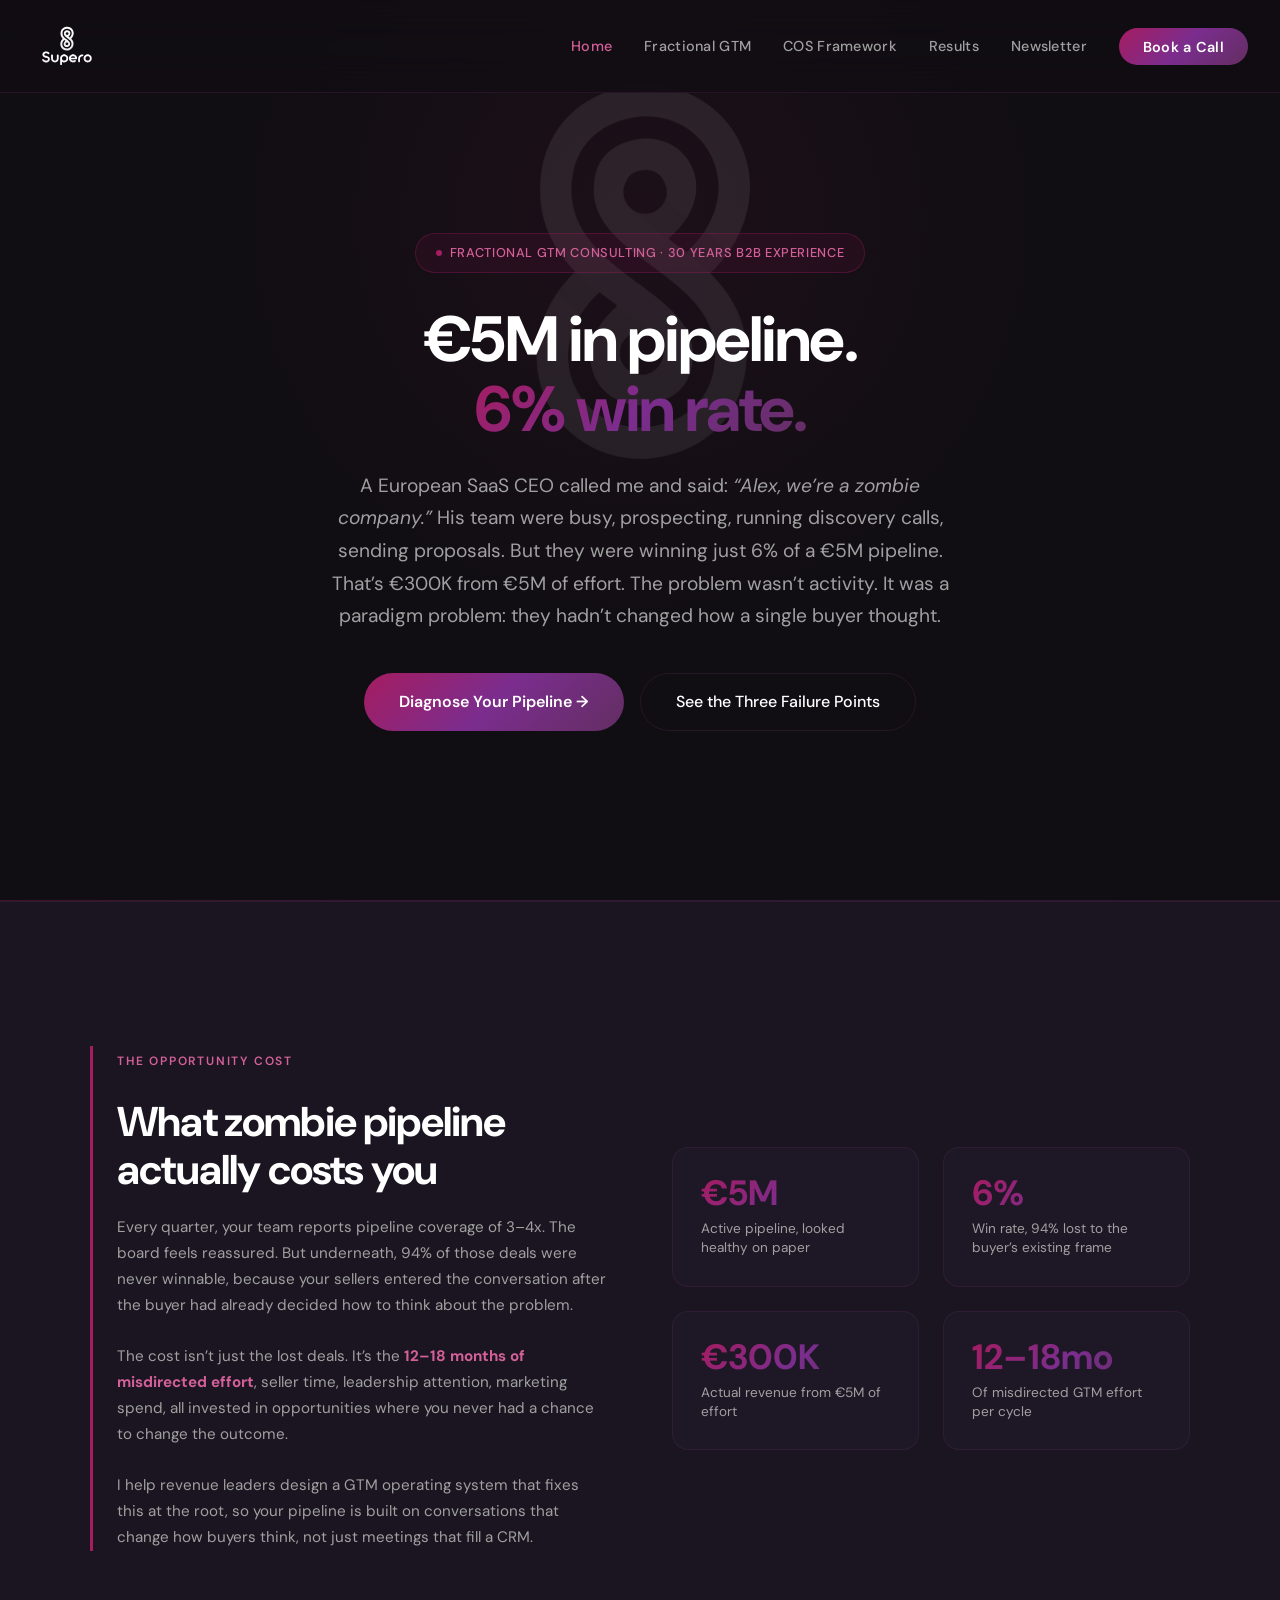
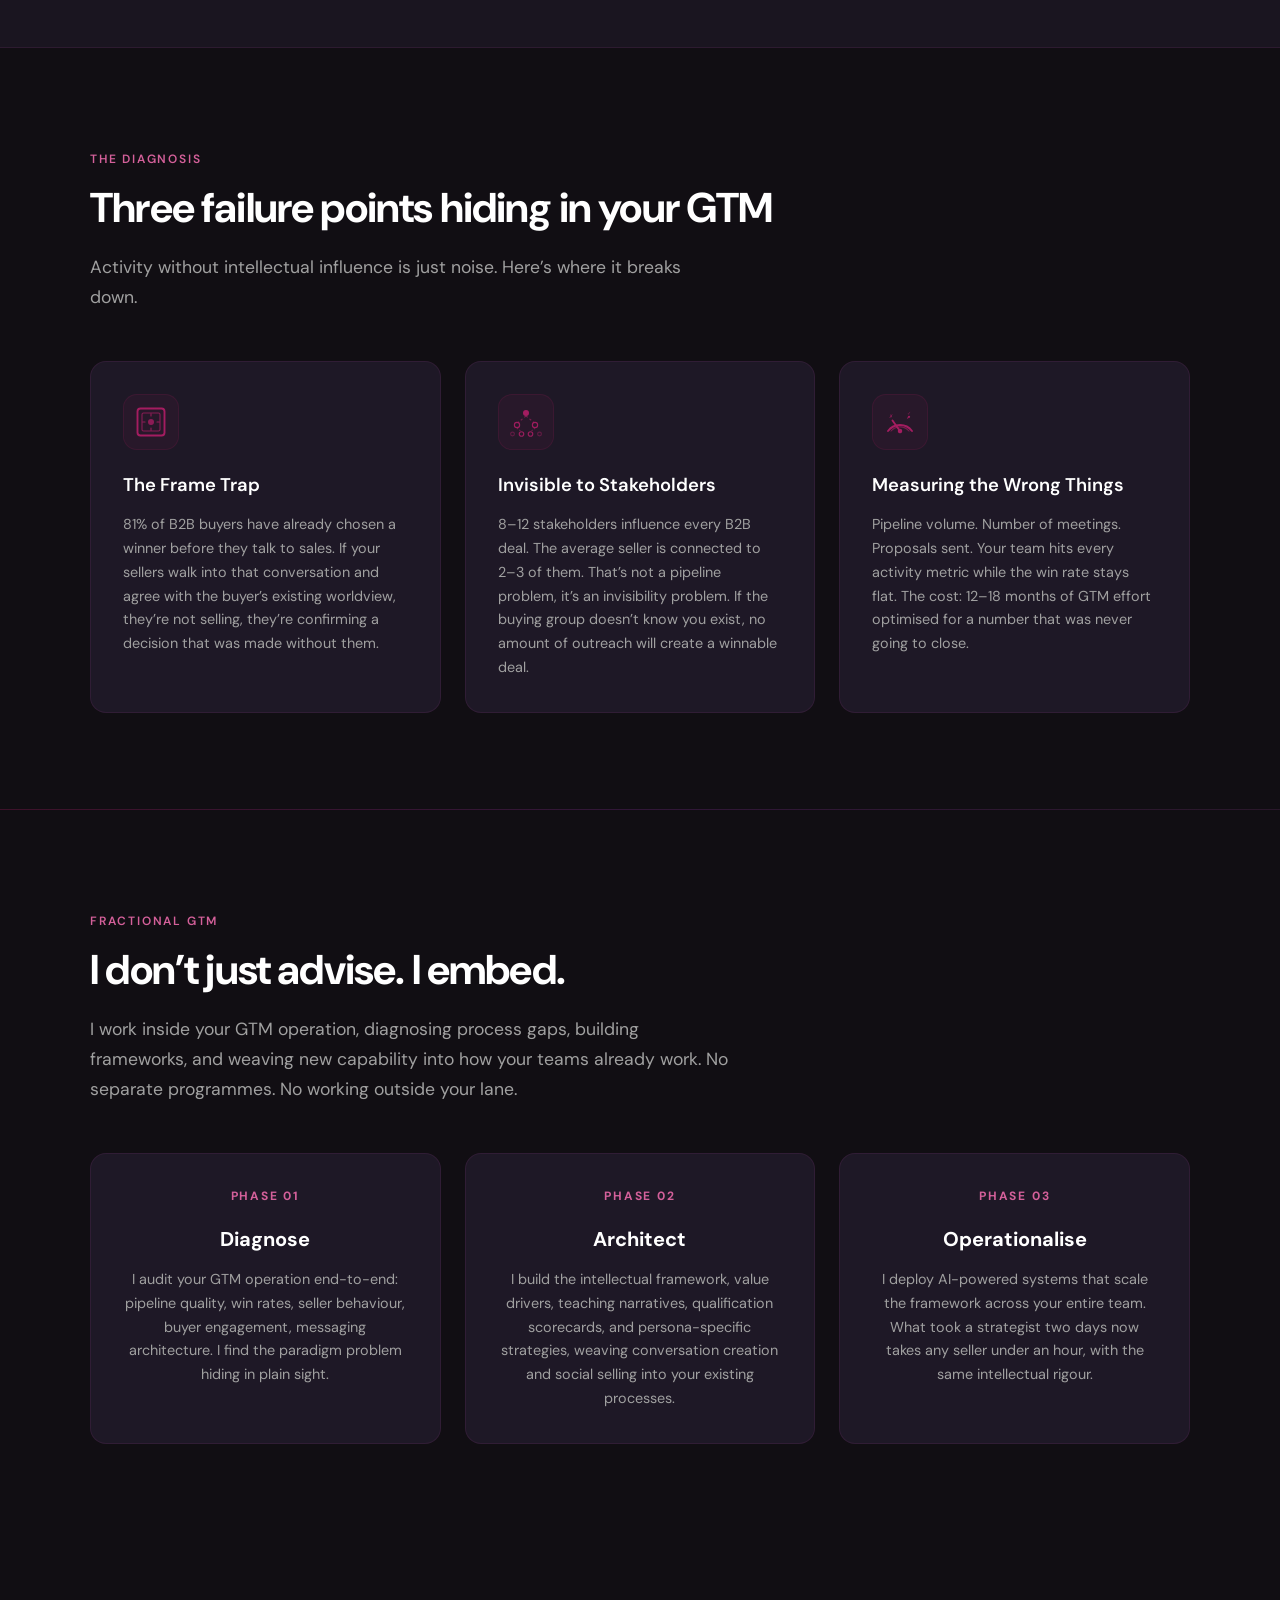
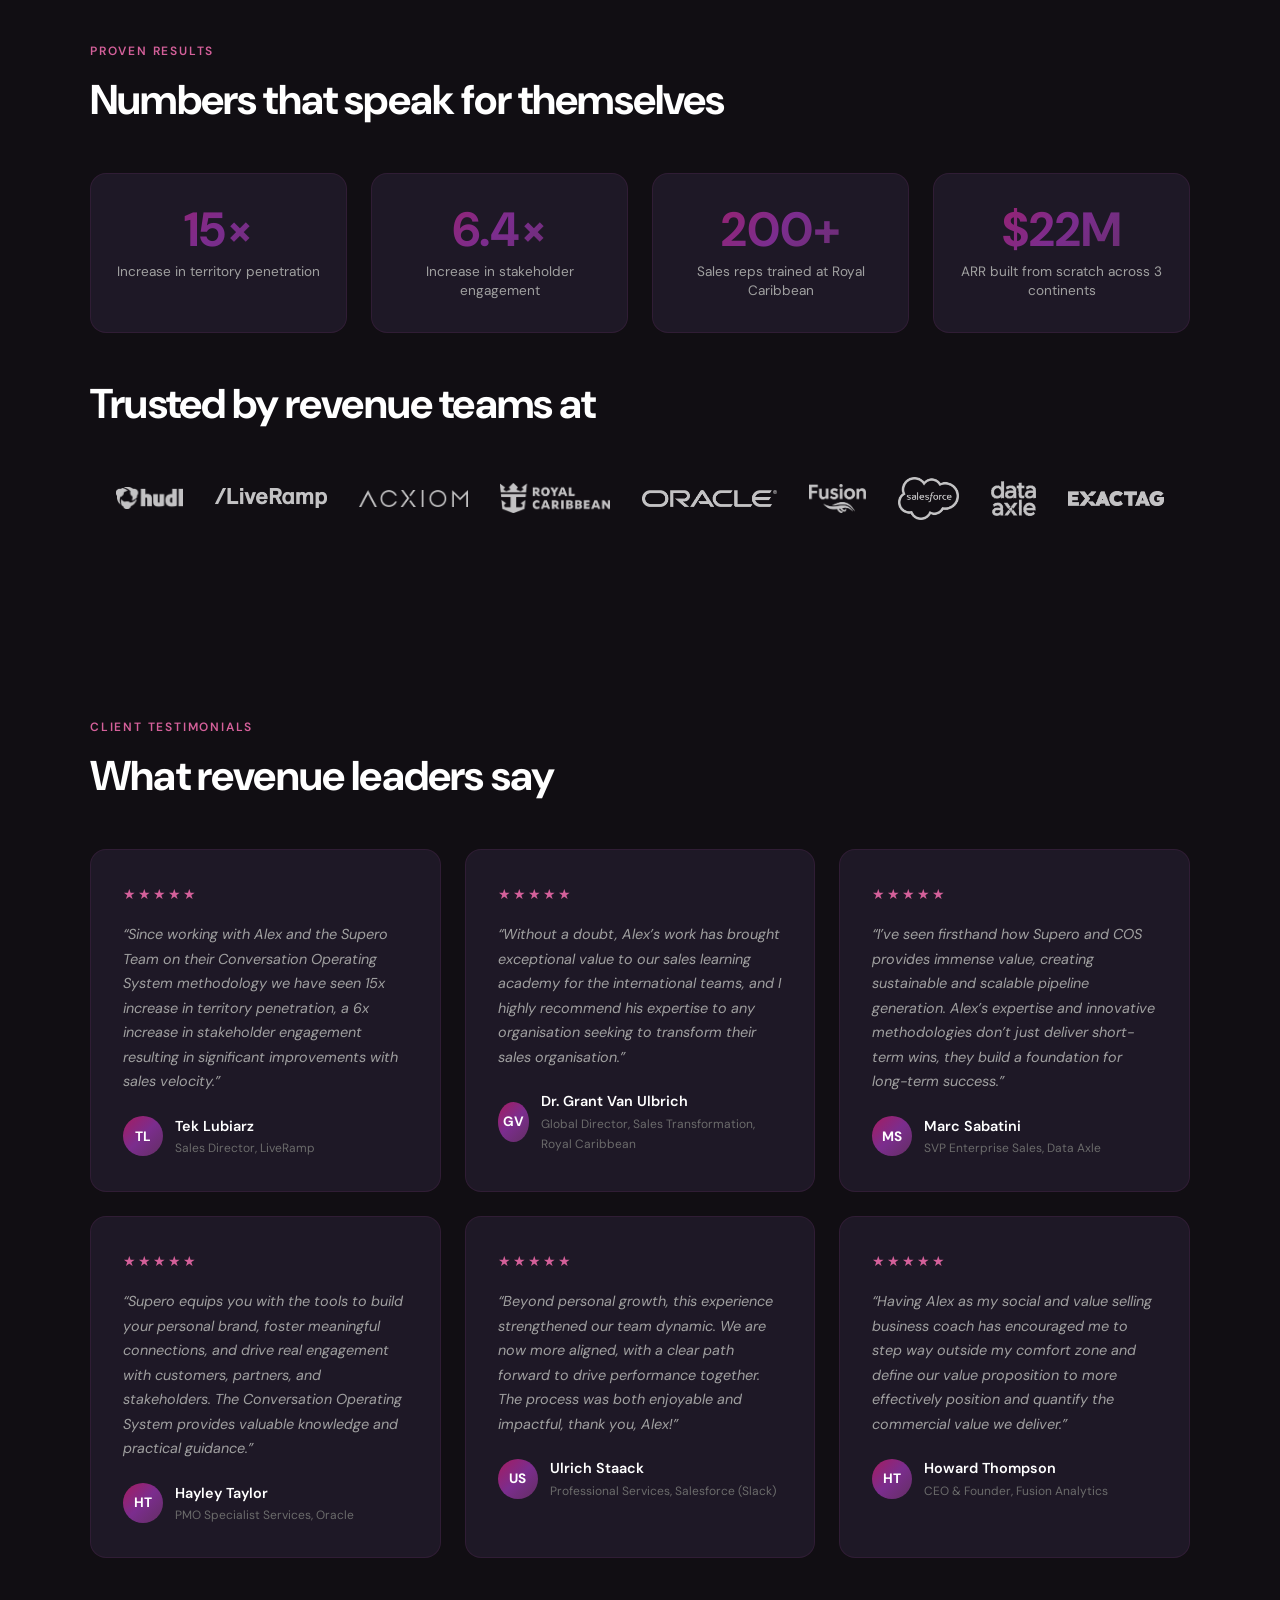
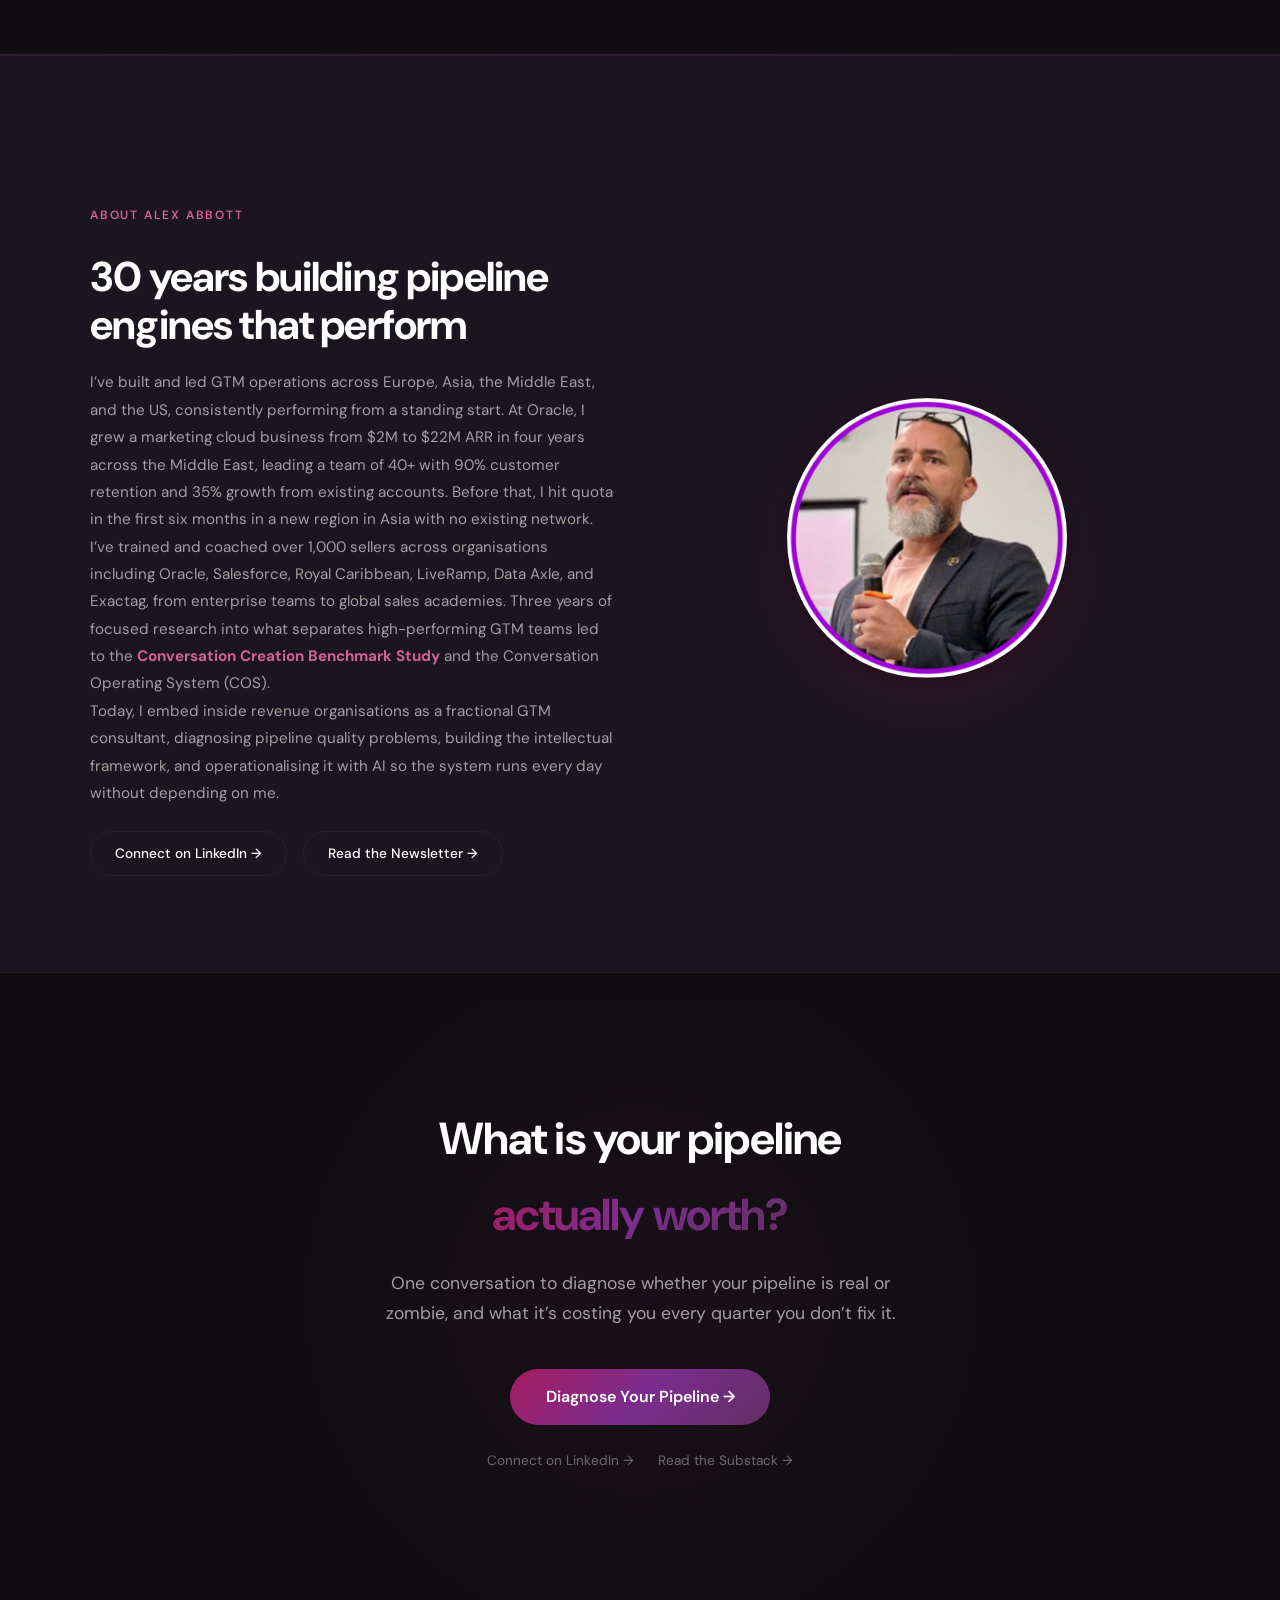
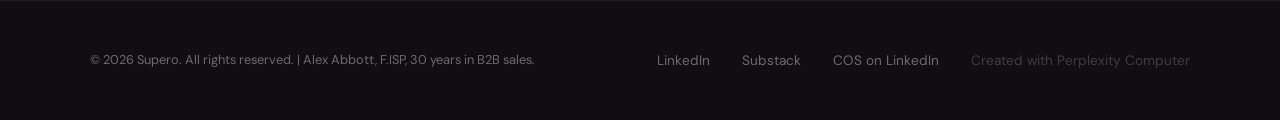
<file: index.html>
<!DOCTYPE html>
<html lang="en">
<head>
    <!--
   ______                            __
  / ____/___  ____ ___  ____  __  __/ /____  _____
 / /   / __ \/ __ `__ \/ __ \/ / / / __/ _ \/ ___/
/ /___/ /_/ / / / / / / /_/ / /_/ / /_/  __/ /
\____/\____/_/ /_/ /_/ .___/\__,_/\__/\___/_/
                    /_/
        Created with Perplexity Computer
        https://www.perplexity.ai/computer
-->
<meta name="generator" content="Perplexity Computer">
<meta name="author" content="Perplexity Computer">
<meta property="og:see_also" content="https://www.perplexity.ai/computer">
<link rel="author" href="https://www.perplexity.ai/computer">
    <meta charset="UTF-8">
    <meta name="viewport" content="width=device-width, initial-scale=1.0">
    <title>Supero | Fractional GTM Consulting | Alex Abbott, Conversation Operating System</title>
    <meta name="description" content="Alex Abbott is a fractional GTM consultant with 30 years of B2B sales experience. Creator of the Conversation Operating System (COS), he helps revenue leaders diagnose and fix broken GTM operations.">
    <meta property="og:title" content="Supero | Fractional GTM Consulting | Alex Abbott">
    <meta property="og:description" content="Alex Abbott is a fractional GTM consultant with 30 years of B2B sales experience. Creator of the Conversation Operating System (COS), helping revenue leaders diagnose and fix broken GTM operations across Europe, Asia, Middle East, and the US.">
    <meta property="og:type" content="website">
    <meta property="og:url" content="https://www.supero.social/">
    <meta name="twitter:card" content="summary_large_image">
    <meta name="twitter:title" content="Supero | Fractional GTM Consulting | Alex Abbott">
    <meta name="twitter:description" content="Alex Abbott is a fractional GTM consultant with 30 years of B2B sales experience. Creator of the Conversation Operating System (COS), helping revenue leaders diagnose and fix broken GTM operations across Europe, Asia, Middle East, and the US.">
    <link rel="canonical" href="https://www.supero.social/">
    <link rel="icon" type="image/x-icon" href="./assets/favicon.ico">
    <link rel="icon" type="image/png" sizes="32x32" href="./assets/favicon-32.png">
    <link rel="apple-touch-icon" sizes="180x180" href="./assets/favicon-180.png">
    <link rel="preconnect" href="https://fonts.googleapis.com">
    <link rel="preconnect" href="https://fonts.gstatic.com" crossorigin>
    <link href="https://fonts.googleapis.com/css2?family=DM+Sans:ital,opsz,wght@0,9..40,300;0,9..40,400;0,9..40,500;0,9..40,600;0,9..40,700;1,9..40,400&display=swap" rel="stylesheet">
    <link rel="stylesheet" href="./style.css">
    <script type="application/ld+json">
{
  "@context": "https://schema.org",
  "@graph": [
    {
      "@type": "ProfessionalService",
      "name": "Supero",
      "description": "Fractional GTM consulting and the Conversation Operating System (COS). Alex Abbott helps revenue leaders diagnose and fix broken GTM operations, improving pipeline quality, win rates, and sales velocity.",
      "founder": {
    "@type": "Person",
    "name": "Alex Abbott",
    "jobTitle": "Fractional GTM Consultant",
    "honorificSuffix": "F.ISP",
    "url": "https://www.linkedin.com/in/alex-bsg",
    "sameAs": [
      "https://www.linkedin.com/in/alex-bsg",
      "https://beardedsalesguy.substack.com",
      "https://www.linkedin.com/company/cos-by-supero"
    ],
    "knowsAbout": [
      "Go-to-Market Strategy",
      "B2B Sales",
      "Social Selling",
      "Pipeline Development",
      "Revenue Operations",
      "Conversation Operating System",
      "Sales Coaching",
      "Account-Based Marketing",
      "AI-Powered GTM",
      "Fractional CRO"
    ],
    "worksFor": {
      "@type": "Organization",
      "name": "Supero",
      "url": "https://www.supero.social"
    }
  },
      "url": "https://www.supero.social",
      "areaServed": ["Europe", "Asia", "Middle East", "United States"],
      "serviceType": ["Fractional GTM Consulting", "COS Implementation", "AI-Powered GTM", "Sales Coaching", "Social Selling", "Account Planning"],
      "hasOfferCatalog": {
        "@type": "OfferCatalog",
        "name": "Supero GTM Services",
        "itemListElement": [
          {
            "@type": "Offer",
            "itemOffered": {
              "@type": "Service",
              "name": "Fractional GTM Consulting",
              "description": "Embedded GTM leadership over 6-12 months. Diagnose, architect, and operationalise a Conversation Operating System within your existing GTM motion."
            }
          },
          {
            "@type": "Offer",
            "itemOffered": {
              "@type": "Service",
              "name": "COS Implementation",
              "description": "Design and rollout of Conversation Operating System programmes for GTM Leaders, GTM Teams, and GTM Operations, including AI enablement."
            }
          },
          {
            "@type": "Offer",
            "itemOffered": {
              "@type": "Service",
              "name": "GTM Diagnostic Sprint",
              "description": "A 4-6 week engagement to assess GTM health, identify pipeline quality gaps, and recommend COS-based interventions."
            }
          }
        ]
      },
      "creator": {
    "@type": "SoftwareApplication",
    "name": "Perplexity Computer",
    "url": "https://www.perplexity.ai/computer"
  }
    },
    {
      "@type": "WebSite",
      "name": "Supero",
      "url": "https://www.supero.social",
      "description": "Fractional GTM consulting by Alex Abbott. The Conversation Operating System (COS) helps revenue leaders build real pipeline and accelerate revenue."
    }
  ]
}
</script>
<!-- Google Analytics GA4 -->
<script async src="https://www.googletagmanager.com/gtag/js?id=G-LZSF43WMJM"></script>
<script>
  window.dataLayer = window.dataLayer || [];
  function gtag(){dataLayer.push(arguments);}
  gtag('js', new Date());
  gtag('config', 'G-LZSF43WMJM');
</script>
</head>
<body>


<div class="sr-only" aria-hidden="false" style="position:absolute;width:1px;height:1px;padding:0;margin:-1px;overflow:hidden;clip:rect(0,0,0,0);white-space:nowrap;border:0;">
Alex Abbott is a fractional GTM consultant and founder of Supero with 30 years of B2B sales experience. He created the Conversation Operating System (COS), a framework that helps revenue leaders diagnose and fix broken go-to-market operations. His approach combines strategy, skills, systems, and personal change to improve pipeline quality, win rates, and sales velocity. Alex works across Europe, Asia, the Middle East, and the United States with companies including Oracle, Salesforce, Royal Caribbean, LiveRamp, Data Axle, and Exactag. His AI-powered GTM methodology enables teams to build commercially intelligent account plans, align social behaviours to focus accounts, and measure relationship strength, including via a proprietary LinkedIn integration that complies with LinkedIn's Terms and Conditions. Results include 15x increases in territory penetration, 6.4x stakeholder engagement growth, and over 1,000 sellers enabled globally. Contact Alex at calendly.com/alex_abbott/chat-with-alex.
</div>

<nav>
    <a href="./index.html" class="nav-logo" aria-label="Supero - Home">
        <svg id="supero-logo" aria-label="Supero" style="height:60px;width:auto;" data-name="Layer 1" xmlns="http://www.w3.org/2000/svg" xmlns:xlink="http://www.w3.org/1999/xlink" version="1.1" viewBox="0 0 791.5 679.3">
  <defs>
    <style>
      .cls-1 {
        fill: none;
      }

      .cls-1, .cls-2, .cls-3, .cls-4, .cls-5, .cls-6, .cls-7, .cls-8, .cls-9 {
        stroke-width: 0px;
      }

      .cls-2 {
        fill: url(#linear-gradient);
      }

      .cls-3 {
        fill: #271442;
        opacity: 0;
      }

      .cls-4 {
        fill: url(#linear-gradient-4);
      }

      .cls-5 {
        fill: url(#linear-gradient-2);
      }

      .cls-6 {
        fill: url(#linear-gradient-3);
      }

      .cls-7 {
        fill: url(#linear-gradient-7);
      }

      .cls-8 {
        fill: url(#linear-gradient-5);
      }

      .cls-9 {
        fill: url(#linear-gradient-6);
      }
    </style>
    <linearGradient id="linear-gradient" x1="384.4" y1="123.4" x2="408.7" y2="388.9" gradientUnits="userSpaceOnUse">
      <stop offset="0" stop-color="#fff"/>
      <stop offset="1" stop-color="#e9e9ea"/>
    </linearGradient>
    <linearGradient id="linear-gradient-2" x1="158.7" y1="456.8" x2="158.7" y2="543.5" xlink:href="#linear-gradient"/>
    <linearGradient id="linear-gradient-3" x1="259" y1="465.9" x2="259" y2="551.9" xlink:href="#linear-gradient"/>
    <linearGradient id="linear-gradient-4" x1="364" y1="480.5" x2="365" y2="571.8" xlink:href="#linear-gradient"/>
    <linearGradient id="linear-gradient-5" x1="464.5" y1="468.7" x2="464.5" y2="560.6" xlink:href="#linear-gradient"/>
    <linearGradient id="linear-gradient-6" x1="552" y1="475.3" x2="552" y2="534.1" xlink:href="#linear-gradient"/>
    <linearGradient id="linear-gradient-7" x1="630.4" y1="471.3" x2="630.4" y2="562.6" xlink:href="#linear-gradient"/>
  </defs>
  <g>
    <path class="cls-1" d="M402.2,251.6c-21.1-15.6-41-30.3-41-53.9s5.8-25.7,17.6-31.9c9.4-4.9,19.2-5,19.3-5,15.2,0,28.1,8.2,33.6,21.4,4.7,11.3,3.1,24-4.2,35.5-2.2,3.4-4.9,6.8-8,10l-4.9,4.9,12.8,9.6,3.3-3.3c18.5-18.5,24.3-41.9,15.7-62.8-8-19.3-26.5-31.2-48.3-31.2-.5,0-13.2.1-25.9,6.5-12.2,6.1-26.8,19.1-26.8,46.3s25.2,50.2,47.4,66.7c20.1,14.9,39.2,29,39.2,50.3s-5.8,25.7-17.6,31.9c-9.4,4.9-19.2,5-19.3,5-15.2,0-28.1-8.2-33.6-21.4-6.1-14.7-1.5-31.7,12.3-45.5l4.3-4.3-12.8-9.6-2.7,2.7c-18.5,18.5-24.3,41.9-15.7,62.8,8,19.3,26.5,31.2,48.3,31.2.5,0,13.2-.1,25.9-6.5,12.2-6.1,26.8-19.1,26.8-46.3s-23.2-46.5-45.6-63.1Z"/>
    <path class="cls-1" d="M395.3,329.7c8.6,0,15.5-6.9,15.5-15.5s-6.9-15.5-15.5-15.5-15.5,6.9-15.5,15.5,6.9,15.5,15.5,15.5Z"/>
    <path class="cls-1" d="M413.3,198c0-.2,0-.5,0-.7,0-.4-.1-.8-.2-1.1,0-.3-.1-.7-.2-1-.1-.4-.2-.9-.4-1.3-.1-.4-.3-.8-.5-1.2-.1-.2-.2-.5-.3-.7-.3-.6-.6-1.1-.9-1.6,0,0,0,0,0,0-1.1-2.4-4.3-6.9-12.2-7-8.7.4-12.3,3.8-13.7,7.4-1.5,2.4-2.4,5.2-2.4,8.3s1.7,8.2,4.6,11c2.8,2.8,6.7,4.6,11,4.6,8.6,0,15.5-6.9,15.5-15.5s0-.7,0-1.1Z"/>
    <g>
      <path class="cls-2" d="M446.5,254.8c24.7-24.7,32.6-58.2,20.6-87.3-11.3-27.4-38.4-45.1-69.1-45.1-3.1,0-19.2.5-36,8.9-24.9,12.5-39.2,36.7-39.2,66.4s11.2,43.8,25.2,58.5c-.5.4-1,.9-1.4,1.4-24.7,24.7-32.6,58.2-20.6,87.3,11.4,27.4,38.4,45.1,69.1,45.1,3.1,0,19.2-.5,36-8.9,24.9-12.5,39.2-36.7,39.2-66.4s-11.8-43.2-26.2-57.6c.8-.7,1.7-1.4,2.4-2.2ZM447.8,314.6c0,27.1-14.6,40.1-26.8,46.3-12.7,6.4-25.4,6.5-25.9,6.5-21.8,0-40.3-12-48.3-31.2-8.6-20.8-2.8-44.3,15.7-62.8l2.7-2.7,12.8,9.6-4.3,4.3c-13.8,13.8-18.3,30.8-12.3,45.5,5.5,13.2,18.3,21.4,33.6,21.4s9.9-.2,19.3-5c11.8-6.1,17.6-16.5,17.6-31.9s-19-35.4-39.2-50.3c-22.2-16.4-47.4-35.1-47.4-66.7s14.6-40.1,26.8-46.3c12.7-6.4,25.4-6.5,25.9-6.5,21.8,0,40.3,12,48.3,31.2,8.6,20.8,2.8,44.3-15.7,62.8l-3.3,3.3h0l-12.8-9.6h0l4.9-4.9c3.2-3.2,5.9-6.5,8-10,7.3-11.5,8.9-24.2,4.2-35.5-5.5-13.2-18.3-21.4-33.6-21.4s-9.9.2-19.3,5c-11.8,6.1-17.6,16.5-17.6,31.9,0,23.6,19.9,38.3,41,53.9,22.4,16.6,45.6,33.7,45.6,63.1ZM379.8,314.2c0-8.6,6.9-15.5,15.5-15.5s15.5,6.9,15.5,15.5-6.9,15.5-15.5,15.5-15.5-6.9-15.5-15.5ZM397.8,214.6c-4.3,0-8.2-1.7-11-4.6-2.8-2.8-4.6-6.7-4.6-11s.9-5.9,2.4-8.3c1.5-3.6,5-7,13.7-7.4,7.9.1,11.1,4.6,12.2,7,0,0,0,0,0,0,.3.5.7,1.1.9,1.6.1.2.2.5.3.7.2.4.3.8.5,1.2.1.4.3.8.4,1.3,0,.3.2.7.2,1,0,.4.1.7.2,1.1,0,.2,0,.5,0,.7,0,.4,0,.7,0,1.1,0,8.6-7,15.5-15.5,15.5Z"/>
      <path class="cls-1" d="M402.2,251.6c-21.1-15.6-41-30.3-41-53.9s5.8-25.7,17.6-31.9c9.4-4.9,19.2-5,19.3-5,15.2,0,28.1,8.2,33.6,21.4,4.7,11.3,3.1,24-4.2,35.5-2.2,3.4-4.9,6.8-8,10l-4.9,4.9,12.8,9.6,3.3-3.3c18.5-18.5,24.3-41.9,15.7-62.8-8-19.3-26.5-31.2-48.3-31.2-.5,0-13.2.1-25.9,6.5-12.2,6.1-26.8,19.1-26.8,46.3s25.2,50.2,47.4,66.7c20.1,14.9,39.2,29,39.2,50.3s-5.8,25.7-17.6,31.9c-9.4,4.9-19.2,5-19.3,5-15.2,0-28.1-8.2-33.6-21.4-6.1-14.7-1.5-31.7,12.3-45.5l4.3-4.3-12.8-9.6-2.7,2.7c-18.5,18.5-24.3,41.9-15.7,62.8,8,19.3,26.5,31.2,48.3,31.2.5,0,13.2-.1,25.9-6.5,12.2-6.1,26.8-19.1,26.8-46.3s-23.2-46.5-45.6-63.1Z"/>
      <path class="cls-1" d="M410.8,314.2c0-8.6-6.9-15.5-15.5-15.5s-15.5,6.9-15.5,15.5,6.9,15.5,15.5,15.5,15.5-6.9,15.5-15.5Z"/>
      <path class="cls-1" d="M413.3,198c0-.2,0-.5,0-.7,0-.4-.1-.8-.2-1.1,0-.3-.1-.7-.2-1-.1-.4-.2-.9-.4-1.3-.1-.4-.3-.8-.5-1.2-.1-.2-.2-.5-.3-.7-.3-.6-.6-1.1-.9-1.6,0,0,0,0,0,0-1.1-2.4-4.3-6.9-12.2-7-8.7.4-12.3,3.8-13.7,7.4-1.5,2.4-2.4,5.2-2.4,8.3s1.7,8.2,4.6,11c2.8,2.8,6.7,4.6,11,4.6,8.6,0,15.5-6.9,15.5-15.5s0-.7,0-1.1Z"/>
    </g>
  </g>
  <g>
    <path class="cls-1" d="M412.4,193.8c.1.4.3.8.4,1.3-.1-.4-.2-.9-.4-1.3Z"/>
    <path class="cls-1" d="M411.6,192c.1.2.2.5.3.7-.1-.2-.2-.5-.3-.7Z"/>
    <path class="cls-1" d="M410.8,314.2c0-8.6-6.9-15.5-15.5-15.5s-15.5,6.9-15.5,15.5,6.9,15.5,15.5,15.5,15.5-6.9,15.5-15.5Z"/>
    <path class="cls-1" d="M402.2,251.6c-21.1-15.6-41-30.3-41-53.9s5.8-25.7,17.6-31.9c9.4-4.9,19.2-5,19.3-5,15.2,0,28.1,8.2,33.6,21.4,6.1,14.7,1.5,31.7-12.3,45.5l-5.6,5.6,11.2,11.2,5.6-5.6c18.5-18.5,24.3-41.9,15.7-62.8-8-19.3-26.5-31.2-48.3-31.2-.5,0-13.2.1-25.9,6.5-12.2,6.1-26.8,19.1-26.8,46.3s25.2,50.2,47.4,66.7c20.1,14.9,39.2,29,39.2,50.3s-5.8,25.7-17.6,31.9c-9.4,4.9-19.2,5-19.3,5-15.2,0-28.1-8.2-33.6-21.4-6.1-14.7-1.5-31.7,12.3-45.5l5.6-5.6-11.2-11.2-5.6,5.6c-18.5,18.5-24.3,41.9-15.7,62.8,8,19.3,26.5,31.2,48.3,31.2.5,0,13.2-.1,25.9-6.5,12.2-6.1,26.8-19.1,26.8-46.3s-23.2-46.5-45.6-63.1Z"/>
    <path class="cls-1" d="M397.8,183.5c5.4,0,10.1,2.7,12.9,6.8,0,0,0,0,0,0-1.1-2.4-4.3-6.9-12.2-7-8.7.4-12.3,3.8-13.7,7.4,2.8-4.3,7.6-7.2,13.1-7.2Z"/>
    <path class="cls-1" d="M413.1,196.1c0,.4.1.7.2,1.1,0-.4-.1-.8-.2-1.1Z"/>
    <path class="cls-1" d="M397.8,214.5c-4.3,0-8.2-1.7-11-4.5,2.8,2.8,6.7,4.6,11,4.6,8.6,0,15.5-6.9,15.5-15.5s0-.7,0-1.1c0,.3,0,.7,0,1,0,8.6-7,15.5-15.5,15.5Z"/>
  </g>
  <g>
    <path class="cls-5" d="M160.1,473.4c-6.1-1.1-11.8-2.7-16.9-4.6-5.1-1.9-9.5-4.3-13.2-7.3-3.7-2.9-6.6-6.4-8.7-10.4-2.1-4-3.1-8.7-3.1-13.9s1.1-10.3,3.4-14.7c2.2-4.4,5.2-8.2,9-11.4,3.7-3.2,8.1-5.7,13-7.4,5-1.8,10.1-2.6,15.5-2.6s7.5.4,11.2,1.1c3.7.8,7.1,1.9,10.4,3.4,3.3,1.5,6.2,3.4,8.9,5.6,2.7,2.2,4.9,4.9,6.6,7.9.6,1,.9,1.9,1,3,0,1,0,2-.2,3-.2,1-.6,1.9-1.1,2.7-.5.9-1,1.6-1.7,2.2-1.7,1.7-4,2.6-6.8,2.6s-2.1-.1-3.1-.4c-1.1-.3-2.1-.8-3-1.5-1.7-1.5-3.4-2.8-4.9-3.9-1.5-1.1-3.1-2-4.8-2.7-1.7-.7-3.4-1.2-5.4-1.6-1.9-.4-4.2-.5-6.8-.5s-5.6.4-8,1.1c-2.5.7-4.6,1.7-6.5,3.1-1.8,1.3-3.3,2.9-4.3,4.8-1.1,1.9-1.6,3.9-1.6,6.2s.7,4.9,2.1,6.6c1.4,1.7,3.4,3.2,5.8,4.4,2.5,1.2,5.4,2.2,8.8,3,3.4.8,7,1.6,10.9,2.4,4.5,1.1,8.8,2.6,13.1,4.3,4.2,1.7,8,3.9,11.4,6.6,3.3,2.7,6,6,8,9.8,2,3.9,3,8.5,3,13.8s-1.1,10.3-3.3,14.9c-2.2,4.6-5.3,8.6-9.1,12-3.9,3.4-8.5,6.1-13.8,8-5.3,1.9-10.9,2.9-17,2.9s-9.5-.6-13.9-1.9c-4.4-1.2-8.4-2.9-12.1-5.1-3.7-2.1-6.9-4.7-9.6-7.6-2.7-2.9-4.9-6-6.4-9.2-.8-1.7-1.3-3.2-1.4-4.7,0-1.5,0-2.8.5-4,.4-1.2,1.1-2.3,2-3.2.9-.9,1.8-1.7,2.9-2.3,1.7-.9,3.2-1.3,4.7-1.3,3.1,0,6.3,2.1,9.6,6.2,2.7,3.9,6.1,6.9,10.2,9.1,4.1,2.1,8.9,3.2,14.4,3.2s5.3-.4,7.9-1.1c2.6-.7,4.9-1.7,6.9-3.1,2-1.4,3.7-3,4.9-5,1.2-2,1.9-4.2,1.9-6.8s-.6-5.1-1.9-6.8c-1.3-1.8-2.9-3.2-4.9-4.3-2-1.1-4.3-1.9-6.8-2.6-2.5-.6-5-1.2-7.5-1.8Z"/>
    <path class="cls-6" d="M236.8,481.5c0,3.3.6,6.3,1.8,9.1,1.2,2.8,2.8,5.3,4.9,7.4,2.1,2.1,4.5,3.8,7.4,5,2.8,1.2,5.9,1.8,9.2,1.8s6.3-.6,8.9-1.9c2.6-1.2,4.8-2.9,6.7-5.1,1.8-2.1,3.2-4.6,4.2-7.5,1-2.9,1.5-5.9,1.5-9.2v-35.5c0-1.5.3-2.8.9-4.1.6-1.2,1.4-2.3,2.3-3.3,1-.9,2.1-1.7,3.4-2.2,1.3-.5,2.6-.8,4-.8s2.8.3,4,.8c1.2.5,2.3,1.3,3.2,2.2.9.9,1.6,2,2.2,3.3.5,1.2.8,2.6.8,4.1v35.2c0,6.1-1,11.9-3.1,17.3-2.1,5.4-5,10.2-8.7,14.2-3.7,4.1-8.1,7.3-13.3,9.6-5.2,2.4-10.8,3.5-17,3.5s-11.9-1.2-17.2-3.5c-5.3-2.3-10-5.5-13.9-9.5-4-4-7.1-8.7-9.4-14.1-2.3-5.4-3.4-11.1-3.4-17.2v-35.6c0-1.5.3-2.8.8-4.1.5-1.2,1.3-2.3,2.2-3.3.9-.9,2-1.7,3.3-2.2,1.3-.5,2.6-.8,4-.8s2.7.3,4,.8c1.3.5,2.4,1.3,3.4,2.2,1,.9,1.7,2,2.3,3.3.5,1.2.8,2.6.8,4.1v35.7Z"/>
    <path class="cls-4" d="M318.7,480c0-6.3,1.2-12.2,3.6-17.8,2.4-5.5,5.7-10.4,9.9-14.5,4.2-4.2,9-7.4,14.5-9.8,5.5-2.4,11.4-3.6,17.7-3.6s12.3,1.2,17.8,3.6c5.6,2.4,10.4,5.7,14.5,9.8,4.1,4.2,7.4,9,9.7,14.5,2.4,5.5,3.5,11.4,3.5,17.8s-1.2,12.2-3.5,17.7c-2.4,5.6-5.6,10.4-9.7,14.6-4.1,4.2-9,7.4-14.5,9.8-5.6,2.4-11.5,3.6-17.8,3.6s-9-.7-13.2-2c-4.2-1.3-8.1-3.1-11.7-5.5v27.9c0,1.5-.2,3-.7,4.3-.5,1.3-1.2,2.4-2.1,3.4-.9,1-2,1.7-3.2,2.3-1.2.6-2.6.9-4.2.9s-2.8-.3-4.1-.9-2.4-1.3-3.4-2.3c-1-1-1.7-2.1-2.3-3.4-.6-1.3-.9-2.7-.9-4.3v-66.1ZM339.5,480c0,3.4.7,6.6,2,9.6,1.3,3,3.1,5.7,5.4,8,2.3,2.3,4.9,4.1,7.9,5.4,3,1.3,6.2,2,9.7,2s6.7-.7,9.7-2c3-1.3,5.7-3.1,7.9-5.4,2.2-2.3,4-4.9,5.3-8,1.3-3,1.9-6.2,1.9-9.6s-.6-6.7-1.9-9.7c-1.3-3-3-5.7-5.3-7.9-2.2-2.2-4.9-4-7.9-5.3-3-1.3-6.3-2-9.7-2s-6.6.7-9.6,2c-3,1.3-5.7,3.1-8,5.3-2.3,2.2-4.1,4.9-5.4,7.9-1.3,3-2,6.3-2,9.7Z"/>
    <path class="cls-8" d="M441.7,489.3c.8,2.4,2,4.5,3.5,6.5,1.5,1.9,3.2,3.6,5.2,5,2,1.4,4.2,2.4,6.5,3.2,2.4.7,4.9,1.1,7.5,1.1,6.6,0,11.8-1.7,15.5-5.2,1.3-.9,2.5-1.5,3.7-2,1.2-.4,2.4-.6,3.4-.6,1.8,0,3.4.5,4.8,1.4,1.4.9,2.6,2.1,3.4,3.6.6,1,1.1,2.1,1.4,3.3.3,1.2.4,2.4.2,3.6-.2,1.2-.5,2.4-1.1,3.6-.6,1.2-1.5,2.3-2.7,3.2-1.4,1.3-3,2.5-4.8,3.7-1.8,1.2-3.9,2.2-6.2,3.1-2.3.9-5,1.6-7.9,2.2-2.9.5-6.2.8-9.8.8-6.3,0-12.3-1.2-17.8-3.6-5.6-2.4-10.4-5.7-14.6-9.8-4.2-4.2-7.4-9-9.9-14.5-2.4-5.5-3.6-11.4-3.6-17.8s1.2-12.3,3.6-17.8c2.4-5.6,5.7-10.4,9.9-14.5,4.2-4.1,9-7.4,14.6-9.8,5.6-2.4,11.5-3.6,17.8-3.6s12.2,1.2,17.7,3.5c5.5,2.4,10.4,5.6,14.6,9.6,4.2,4.1,7.5,8.8,10,14.3,2.5,5.5,3.7,11.4,3.8,17.6,0,2.9-.9,5.3-2.8,7.1-1.9,1.8-4.4,2.7-7.4,2.7h-58.4ZM489,472c-.7-2.6-1.8-5-3.3-7.1-1.5-2.1-3.3-3.9-5.4-5.4-2.1-1.5-4.5-2.6-7.1-3.4-2.6-.8-5.4-1.1-8.3-1.1s-5.7.4-8.3,1.2c-2.6.8-4.9,1.9-7,3.4-2.1,1.5-3.9,3.3-5.3,5.4-1.5,2.1-2.6,4.4-3.3,6.9h48Z"/>
    <path class="cls-9" d="M543.4,514.3c0,1.4-.3,2.7-.8,4-.5,1.3-1.2,2.4-2.2,3.3-.9.9-2,1.6-3.2,2.2-1.2.5-2.5.8-3.9.8s-2.9-.3-4.2-.8c-1.3-.5-2.4-1.3-3.4-2.2-1-.9-1.7-2-2.3-3.3-.6-1.3-.9-2.6-.9-4v-30.9c0-6.6,1.3-12.8,3.8-18.6,2.5-5.8,6-10.9,10.3-15.2,4.3-4.3,9.4-7.8,15.2-10.3,5.8-2.5,12-3.8,18.5-3.8h.2c3.4,0,6.1,1,8,2.9,1.9,1.9,2.8,4.4,2.8,7.4s-.3,2.8-.9,4.1c-.6,1.3-1.4,2.4-2.3,3.3-1,.9-2.1,1.7-3.4,2.2-1.3.5-2.7.8-4.2.8h-.2c-3.6,0-7.1.7-10.4,2.1-3.3,1.4-6.1,3.3-8.6,5.7-2.4,2.4-4.4,5.3-5.8,8.5s-2.2,6.7-2.2,10.4v31.2Z"/>
    <path class="cls-7" d="M584.8,480c0-6.3,1.2-12.2,3.6-17.8,2.4-5.5,5.7-10.4,9.9-14.5,4.2-4.2,9-7.4,14.5-9.8,5.5-2.4,11.4-3.6,17.7-3.6s12.3,1.2,17.8,3.6c5.6,2.4,10.4,5.7,14.5,9.8,4.1,4.2,7.4,9,9.7,14.5,2.4,5.5,3.5,11.4,3.5,17.8s-1.2,12.2-3.5,17.7c-2.4,5.6-5.6,10.4-9.7,14.6-4.1,4.2-9,7.4-14.5,9.8-5.6,2.4-11.5,3.6-17.8,3.6s-12.2-1.2-17.7-3.6c-5.5-2.4-10.4-5.7-14.5-9.8-4.2-4.2-7.4-9-9.9-14.6-2.4-5.6-3.6-11.5-3.6-17.7ZM605.6,480c0,3.4.7,6.6,2,9.6,1.3,3,3.1,5.7,5.4,8,2.3,2.3,4.9,4.1,7.9,5.4,3,1.3,6.2,2,9.7,2s6.7-.7,9.7-2c3-1.3,5.7-3.1,7.9-5.4,2.2-2.3,4-4.9,5.3-8,1.3-3,1.9-6.2,1.9-9.6s-.6-6.7-1.9-9.7c-1.3-3-3-5.7-5.3-7.9-2.2-2.2-4.9-4-7.9-5.3-3-1.3-6.3-2-9.7-2s-6.6.7-9.6,2c-3,1.3-5.7,3.1-8,5.3-2.3,2.2-4.1,4.9-5.4,7.9-1.3,3-2,6.3-2,9.7Z"/>
  </g>
  <path class="cls-3" d="M365.2,270.7c-6.2-4.8-12-9.1-17.2-14.6,0,0-7.5,6.5-12.7,14.9h0c5,5.3,10.9,10.2,17,15,0,0,1.4-2.4,3.6-5.2,2.7-3.6,6.6-7.4,9.1-10"/>
  <path class="cls-3" d="M378,280.3c10.6,7.8,20.2,14.8,26,21,0,0-10.8-7.7-20.7,3-1.9,2.1-2.8,5-2.8,5,0,0-7.9-8.1-15.5-13.8,0,0,1.3-2.2,3.7-5.3,2.3-3,5.9-6.7,9.3-9.9"/>
  <path class="cls-3" d="M427.4,242.1c6.2,4.8,11.6,9.4,16.7,14.9,0,0,8-6.9,13.2-14.9l-.2-.3c-5-5.3-10.6-10-16.7-14.7,0,0-1.5,2.3-3.7,5.1-2.7,3.6-6.9,7.6-9.4,10.2"/>
  <path class="cls-3" d="M414.6,232.6c-10.6-7.8-20.2-14.8-26-21,0,0,10.5,8.2,21-2.5,2-2,2.9-5,2.9-5,0,0,7.4,7.8,15,13.5,0,0-1.4,2.6-3.9,5.6-2.5,2.9-5.6,6.3-9,9.5"/>
</svg>
    </a>
    <ul class="nav-links" id="navLinks">
        <li><a href="./index.html" style="color: #D4609A;">Home</a></li>
        <li><a href="./fractional-gtm.html">Fractional GTM</a></li>
        <li><a href="./cos-framework.html">COS Framework</a></li>
        <li><a href="./results.html">Results</a></li>
        <li><a href="./newsletter.html">Newsletter</a></li>
        <li><a href="https://calendly.com/alex_abbott/chat-with-alex" target="_blank" rel="noopener noreferrer" class="nav-cta">Book a Call</a></li>
    </ul>
    <button class="hamburger" id="hamburger" aria-label="Toggle navigation" onclick="document.getElementById('navLinks').classList.toggle('active')">
        <span></span><span></span><span></span>
    </button>
</nav>

<section class="hero" id="hero">
<img src="./assets/supero-s-brand.svg" alt="" aria-hidden="true" style="position:absolute; top:8%; left:50%; transform:translateX(-50%); height:50%; max-height:400px; opacity:0.08; pointer-events:none; z-index:0;">
<div class="hero-content fade-up" style="position:relative; z-index:1;">
<div class="hero-badge">Fractional GTM Consulting · 30 Years B2B Experience</div>
<h1>€5M in pipeline.<br><span class="gradient-text">6% win rate.</span></h1>
<p class="hero-sub">A European SaaS CEO called me and said: <em>“Alex, we’re a zombie company.”</em> His team were busy, prospecting, running discovery calls, sending proposals. But they were winning just 6% of a €5M pipeline. That’s €300K from €5M of effort. The problem wasn’t activity. It was a paradigm problem: they hadn’t changed how a single buyer thought.</p>
<div class="hero-ctas">
<a href="https://calendly.com/alex_abbott/chat-with-alex" target="_blank" rel="noopener" class="btn-primary">Diagnose Your Pipeline →</a>
<a href="#diagnosis" class="btn-secondary">See the Three Failure Points</a>
</div>
</div>
</section>

<div class="gradient-line"></div>

<section class="insight" id="insight">
<div class="container fade-up">
<div class="insight-grid">
<div class="insight-quote">
<span class="section-label">The Opportunity Cost</span>
<h2 class="section-title" style="margin-top:0.75rem;">What zombie pipeline actually costs you</h2>
<p style="margin-top: 1.25rem; color: var(--text-secondary); font-size: 0.95rem; line-height: 1.7;">
Every quarter, your team reports pipeline coverage of 3–4x. The board feels reassured. But underneath, 94% of those deals were never winnable, because your sellers entered the conversation after the buyer had already decided how to think about the problem.<br><br>
The cost isn’t just the lost deals. It’s the <strong style="color: #D4609A;">12–18 months of misdirected effort</strong>, seller time, leadership attention, marketing spend, all invested in opportunities where you never had a chance to change the outcome.<br><br>
I help revenue leaders design a GTM operating system that fixes this at the root, so your pipeline is built on conversations that change how buyers think, not just meetings that fill a CRM.
</p>
</div>
<div class="insight-stats">
<div class="stat-card">
<div class="stat-number">€5M</div>
<div class="stat-label">Active pipeline, looked healthy on paper</div>
</div>
<div class="stat-card">
<div class="stat-number">6%</div>
<div class="stat-label">Win rate, 94% lost to the buyer’s existing frame</div>
</div>
<div class="stat-card">
<div class="stat-number">€300K</div>
<div class="stat-label">Actual revenue from €5M of effort</div>
</div>
<div class="stat-card">
<div class="stat-number">12–18mo</div>
<div class="stat-label">Of misdirected GTM effort per cycle</div>
</div>
</div>
</div>
</div>
</section>

<section id="diagnosis">
<div class="container fade-up">
<span class="section-label">The Diagnosis</span>
<h2 class="section-title">Three failure points hiding in your GTM</h2>
<p class="section-subtitle">Activity without intellectual influence is just noise. Here’s where it breaks down.</p>
<div class="problem-cards">
<div class="problem-card">
<div class="problem-icon"><svg width="48" height="48" viewBox="0 0 48 48" fill="none" xmlns="http://www.w3.org/2000/svg">
  <defs><linearGradient id="ft" x1="0" y1="0" x2="48" y2="48"><stop offset="0%" stop-color="#A51C60"/><stop offset="100%" stop-color="#7B2D8E"/></linearGradient></defs>
  <rect x="6" y="6" width="36" height="36" rx="4" stroke="url(#ft)" stroke-width="2.5" fill="none"/>
  <rect x="12" y="12" width="24" height="24" rx="2" stroke="url(#ft)" stroke-width="1.5" fill="none" opacity="0.75"/>
  <circle cx="24" cy="24" r="4" fill="url(#ft)" opacity="0.8"/>
  <path d="M24 16v-3M24 35v-3M16 24h-3M35 24h-3" stroke="url(#ft)" stroke-width="1.5" stroke-linecap="round" opacity="0.85"/>
</svg></div>
<h3>The Frame Trap</h3>
<p>81% of B2B buyers have already chosen a winner before they talk to sales. If your sellers walk into that conversation and agree with the buyer’s existing worldview, they’re not selling, they’re confirming a decision that was made without them.</p>
</div>
<div class="problem-card">
<div class="problem-icon"><svg width="48" height="48" viewBox="0 0 48 48" fill="none" xmlns="http://www.w3.org/2000/svg">
  <defs><linearGradient id="is" x1="0" y1="0" x2="48" y2="48"><stop offset="0%" stop-color="#A51C60"/><stop offset="100%" stop-color="#7B2D8E"/></linearGradient></defs>
  <circle cx="24" cy="12" r="4" fill="url(#is)"/>
  <circle cx="12" cy="28" r="3.5" stroke="url(#is)" stroke-width="1.5" fill="none" opacity="0.95"/>
  <circle cx="36" cy="28" r="3.5" stroke="url(#is)" stroke-width="1.5" fill="none" opacity="0.95"/>
  <circle cx="18" cy="40" r="3" stroke="url(#is)" stroke-width="1.5" fill="none" opacity="0.9"/>
  <circle cx="30" cy="40" r="3" stroke="url(#is)" stroke-width="1.5" fill="none" opacity="0.9"/>
  <circle cx="42" cy="40" r="2.5" stroke="url(#is)" stroke-width="1.5" fill="none" opacity="0.45"/>
  <circle cx="6" cy="40" r="2.5" stroke="url(#is)" stroke-width="1.5" fill="none" opacity="0.45"/>
  <line x1="24" y1="16" x2="13" y2="25" stroke="url(#is)" stroke-width="1.5" stroke-dasharray="3 3" opacity="0.65"/>
  <line x1="24" y1="16" x2="35" y2="25" stroke="url(#is)" stroke-width="1.5" stroke-dasharray="3 3" opacity="0.65"/>
  <line x1="12" y1="32" x2="18" y2="37" stroke="url(#is)" stroke-width="1.5" stroke-dasharray="2 2" opacity="0.55"/>
  <line x1="36" y1="32" x2="30" y2="37" stroke="url(#is)" stroke-width="1.5" stroke-dasharray="2 2" opacity="0.55"/>
</svg></div>
<h3>Invisible to Stakeholders</h3>
<p>8–12 stakeholders influence every B2B deal. The average seller is connected to 2–3 of them. That’s not a pipeline problem, it’s an invisibility problem. If the buying group doesn’t know you exist, no amount of outreach will create a winnable deal.</p>
</div>
<div class="problem-card">
<div class="problem-icon"><svg width="48" height="48" viewBox="0 0 48 48" fill="none" xmlns="http://www.w3.org/2000/svg">
  <defs><linearGradient id="mw" x1="0" y1="0" x2="48" y2="48"><stop offset="0%" stop-color="#A51C60"/><stop offset="100%" stop-color="#7B2D8E"/></linearGradient></defs>
  <path d="M8 36a20 20 0 0 1 32 0" stroke="url(#mw)" stroke-width="2.5" fill="none" stroke-linecap="round"/>
  <path d="M12 36a16 16 0 0 1 24 0" stroke="url(#mw)" stroke-width="1.5" fill="none" stroke-linecap="round" opacity="0.65"/>
  <circle cx="24" cy="36" r="3" fill="url(#mw)"/>
  <line x1="24" y1="36" x2="14" y2="22" stroke="url(#mw)" stroke-width="2.5" stroke-linecap="round"/>
  <line x1="34" y1="19" x2="36" y2="17" stroke="url(#mw)" stroke-width="1.5" stroke-linecap="round" opacity="0.65"/>
  <circle cx="36" cy="17" r="1.5" fill="url(#mw)" opacity="0.9"/>
  <text x="36" y="14" font-size="6" fill="url(#mw)" opacity="0.75" text-anchor="middle" font-family="DM Sans, sans-serif">&#10003;</text>
  <text x="12" y="18" font-size="7" fill="url(#mw)" opacity="0.95" text-anchor="middle" font-family="DM Sans, sans-serif">&#10007;</text>
</svg></div>
<h3>Measuring the Wrong Things</h3>
<p>Pipeline volume. Number of meetings. Proposals sent. Your team hits every activity metric while the win rate stays flat. The cost: 12–18 months of GTM effort optimised for a number that was never going to close.</p>
</div>
</div>
</div>
</section>

<div class="gradient-line"></div>

<section id="how">
<div class="container fade-up">
<span class="section-label">Fractional GTM</span>
<h2 class="section-title">I don’t just advise. I embed.</h2>
<p class="section-subtitle">I work inside your GTM operation, diagnosing process gaps, building frameworks, and weaving new capability into how your teams already work. No separate programmes. No working outside your lane.</p>
<div class="how-grid">
<div class="how-card">
<div class="how-number">Phase 01</div>
<h3>Diagnose</h3>
<p>I audit your GTM operation end-to-end: pipeline quality, win rates, seller behaviour, buyer engagement, messaging architecture. I find the paradigm problem hiding in plain sight.</p>
</div>
<div class="how-card">
<div class="how-number">Phase 02</div>
<h3>Architect</h3>
<p>I build the intellectual framework, value drivers, teaching narratives, qualification scorecards, and persona-specific strategies, weaving conversation creation and social selling into your existing processes.</p>
</div>
<div class="how-card">
<div class="how-number">Phase 03</div>
<h3>Operationalise</h3>
<p>I deploy AI-powered systems that scale the framework across your entire team. What took a strategist two days now takes any seller under an hour, with the same intellectual rigour.</p>
</div>
</div>
</div>
</section>





<section id="results">
<div class="container fade-up">
<span class="section-label">Proven Results</span>
<h2 class="section-title">Numbers that speak for themselves</h2>
<div class="proof-metrics">
<div class="metric">
<div class="metric-value">15×</div>
<div class="metric-desc">Increase in territory penetration</div>
</div>
<div class="metric">
<div class="metric-value">6.4×</div>
<div class="metric-desc">Increase in stakeholder engagement</div>
</div>
<div class="metric">
<div class="metric-value">200+</div>
<div class="metric-desc">Sales reps trained at Royal Caribbean</div>
</div>
<div class="metric">
<div class="metric-value">$22M</div>
<div class="metric-desc">ARR built from scratch across 3 continents</div>
</div>
</div>
<h2 class="section-title" style="margin-top:3rem;">Trusted by revenue teams at</h2>
<div class="client-logos" style="display:flex; align-items:center; justify-content:center; gap:2rem; flex-wrap:wrap; opacity:0.75;">
<img src="./assets/logos/client-1.png" alt="Hudl" height="22" loading="lazy">
<img src="./assets/logos/client-2.png" alt="LiveRamp" height="20" loading="lazy">
<img src="./assets/logos/client-3.png" alt="Acxiom" height="17" loading="lazy">
<img src="./assets/logos/client-4.png" alt="Royal Caribbean" height="30" loading="lazy">
<img src="./assets/logos/client-5.png" alt="Oracle" height="17" loading="lazy">
<img src="./assets/logos/client-6.png" alt="Fusion Analytics" height="29" loading="lazy">
<img src="./assets/logos/client-7.png" alt="Salesforce" height="43" loading="lazy">
<img src="./assets/logos/client-8.png" alt="Data Axle" height="35" loading="lazy">
<img src="./assets/logos/client-9.png" alt="Exactag" height="15" loading="lazy">
</div>
</div>
</section>

<section id="testimonials">
<div class="container fade-up">
<span class="section-label">Client Testimonials</span>
<h2 class="section-title">What revenue leaders say</h2>
<div class="testimonials-grid">
<div class="testimonial">
<div class="testimonial-stars">★★★★★</div>
<p>“Since working with Alex and the Supero Team on their Conversation Operating System methodology we have seen 15x increase in territory penetration, a 6x increase in stakeholder engagement resulting in significant improvements with sales velocity.”</p>
<div class="testimonial-author">
<div class="testimonial-avatar">TL</div>
<div>
<div class="testimonial-name">Tek Lubiarz</div>
<div class="testimonial-role">Sales Director, LiveRamp</div>
</div>
</div>
</div>
<div class="testimonial">
<div class="testimonial-stars">★★★★★</div>
<p>“Without a doubt, Alex’s work has brought exceptional value to our sales learning academy for the international teams, and I highly recommend his expertise to any organisation seeking to transform their sales organisation.”</p>
<div class="testimonial-author">
<div class="testimonial-avatar">GV</div>
<div>
<div class="testimonial-name">Dr. Grant Van Ulbrich</div>
<div class="testimonial-role">Global Director, Sales Transformation, Royal Caribbean</div>
</div>
</div>
</div>
<div class="testimonial">
<div class="testimonial-stars">★★★★★</div>
<p>“I’ve seen firsthand how Supero and COS provides immense value, creating sustainable and scalable pipeline generation. Alex’s expertise and innovative methodologies don’t just deliver short-term wins, they build a foundation for long-term success.”</p>
<div class="testimonial-author">
<div class="testimonial-avatar">MS</div>
<div>
<div class="testimonial-name">Marc Sabatini</div>
<div class="testimonial-role">SVP Enterprise Sales, Data Axle</div>
</div>
</div>
</div>
<div class="testimonial">
<div class="testimonial-stars">★★★★★</div>
<p>“Supero equips you with the tools to build your personal brand, foster meaningful connections, and drive real engagement with customers, partners, and stakeholders. The Conversation Operating System provides valuable knowledge and practical guidance.”</p>
<div class="testimonial-author">
<div class="testimonial-avatar">HT</div>
<div>
<div class="testimonial-name">Hayley Taylor</div>
<div class="testimonial-role">PMO Specialist Services, Oracle</div>
</div>
</div>
</div>
<div class="testimonial">
<div class="testimonial-stars">★★★★★</div>
<p>“Beyond personal growth, this experience strengthened our team dynamic. We are now more aligned, with a clear path forward to drive performance together. The process was both enjoyable and impactful, thank you, Alex!”</p>
<div class="testimonial-author">
<div class="testimonial-avatar">US</div>
<div>
<div class="testimonial-name">Ulrich Staack</div>
<div class="testimonial-role">Professional Services, Salesforce (Slack)</div>
</div>
</div>
</div>
<div class="testimonial">
<div class="testimonial-stars">★★★★★</div>
<p>“Having Alex as my social and value selling business coach has encouraged me to step way outside my comfort zone and define our value proposition to more effectively position and quantify the commercial value we deliver.”</p>
<div class="testimonial-author">
<div class="testimonial-avatar">HT</div>
<div>
<div class="testimonial-name">Howard Thompson</div>
<div class="testimonial-role">CEO & Founder, Fusion Analytics</div>
</div>
</div>
</div>
</div>
</div>
</section>

<div class="gradient-line"></div>


<section id="about-alex" class="cos-section">
<div class="container fade-up">
<div class="ai-grid">
<div>
<span class="section-label">About Alex Abbott</span>
<h2 class="section-title" style="margin-top:0.75rem;">30 years building pipeline engines that perform</h2>
<p style="color: var(--text-secondary); line-height: 1.8; font-size: 0.95rem; margin-top: 1.25rem;">I’ve built and led GTM operations across Europe, Asia, the Middle East, and the US, consistently performing from a standing start. At Oracle, I grew a marketing cloud business from $2M to $22M ARR in four years across the Middle East, leading a team of 40+ with 90% customer retention and 35% growth from existing accounts. Before that, I hit quota in the first six months in a new region in Asia with no existing network.</p>
<p style="color: var(--text-secondary); line-height: 1.8; font-size: 0.95rem;">I’ve trained and coached over 1,000 sellers across organisations including Oracle, Salesforce, Royal Caribbean, LiveRamp, Data Axle, and Exactag, from enterprise teams to global sales academies. Three years of focused research into what separates high-performing GTM teams led to the <strong style="color: #D4609A;">Conversation Creation Benchmark Study</strong> and the Conversation Operating System (COS).</p>
<p style="color: var(--text-secondary); line-height: 1.8; font-size: 0.95rem;">Today, I embed inside revenue organisations as a fractional GTM consultant, diagnosing pipeline quality problems, building the intellectual framework, and operationalising it with AI so the system runs every day without depending on me.</p>
<div style="margin-top: 1.5rem; display: flex; gap: 1rem; flex-wrap: wrap;">
<a href="https://www.linkedin.com/in/alex-bsg" target="_blank" rel="noopener noreferrer" class="btn-secondary" style="font-size: 0.85rem; padding: 0.6rem 1.5rem;">Connect on LinkedIn →</a>
<a href="./newsletter.html" class="btn-secondary" style="font-size: 0.85rem; padding: 0.6rem 1.5rem;">Read the Newsletter →</a>
</div>
</div>
<div style="display:flex; align-items:center; justify-content:center;">
<img src="./assets/alex-abbott-profile.svg" alt="Alex Abbott, Fractional GTM Consultant and creator of the Conversation Operating System" style="width:280px; height:280px; border-radius:50%; object-fit:cover; box-shadow: 0 20px 60px rgba(165,28,96,0.2), 0 8px 24px rgba(0,0,0,0.4);" loading="lazy">
</div>
</div>
</div>
</section>

<section class="final-cta" id="cta">
<div class="container fade-up">
<h2>What is your pipeline<br><span style="background: var(--brand-gradient); -webkit-background-clip: text; -webkit-text-fill-color: transparent; background-clip: text;">actually worth?</span></h2>
<p>One conversation to diagnose whether your pipeline is real or zombie, and what it’s costing you every quarter you don’t fix it.</p>
<a href="https://calendly.com/alex_abbott/chat-with-alex" target="_blank" rel="noopener" class="btn-primary">Diagnose Your Pipeline →</a>
<div class="final-cta-links">
<a href="https://www.linkedin.com/in/alex-bsg" target="_blank" rel="noopener">Connect on LinkedIn →</a>
<a href="https://beardedsalesguy.substack.com" target="_blank" rel="noopener">Read the Substack →</a>
</div>
</div>
</section>

<footer>
    <div class="footer-content">
        <p>&copy; 2026 Supero. All rights reserved. | Alex Abbott, F.ISP, 30 years in B2B sales.</p>
        <div class="footer-links">
            <a href="https://www.linkedin.com/in/alex-bsg" target="_blank" rel="noopener noreferrer">LinkedIn</a>
            <a href="https://beardedsalesguy.substack.com" target="_blank" rel="noopener noreferrer">Substack</a>
            <a href="https://www.linkedin.com/company/cos-by-supero" target="_blank" rel="noopener noreferrer">COS on LinkedIn</a>
            <a href="https://www.perplexity.ai/computer" target="_blank" rel="noopener noreferrer" style="opacity: 0.5;">Created with Perplexity Computer</a>
        </div>
    </div>
</footer>

<script>
const observer = new IntersectionObserver((entries) => {
    entries.forEach(entry => { if (entry.isIntersecting) entry.target.classList.add('visible'); });
}, { threshold: 0.1, rootMargin: '0px 0px -50px 0px' });

document.querySelectorAll('.fade-up').forEach(el => observer.observe(el));

document.querySelectorAll('a[href^="#"]').forEach(anchor => {
    anchor.addEventListener('click', function(e) {
        if (this.getAttribute('href') === '#') return;
        e.preventDefault();
        const target = document.querySelector(this.getAttribute('href'));
        if (target) {
            target.scrollIntoView({ behavior: 'smooth', block: 'start' });
            const navLinks = document.getElementById('navLinks');
            if (navLinks) navLinks.classList.remove('active');
        }
    });
});

window.addEventListener('scroll', () => {
    const nav = document.querySelector('nav');
    if (nav) nav.style.background = window.scrollY > 50 ? 'rgba(17, 14, 19, 0.95)' : 'rgba(17, 14, 19, 0.85)';
});
</script>

</body>
</html>
</file>
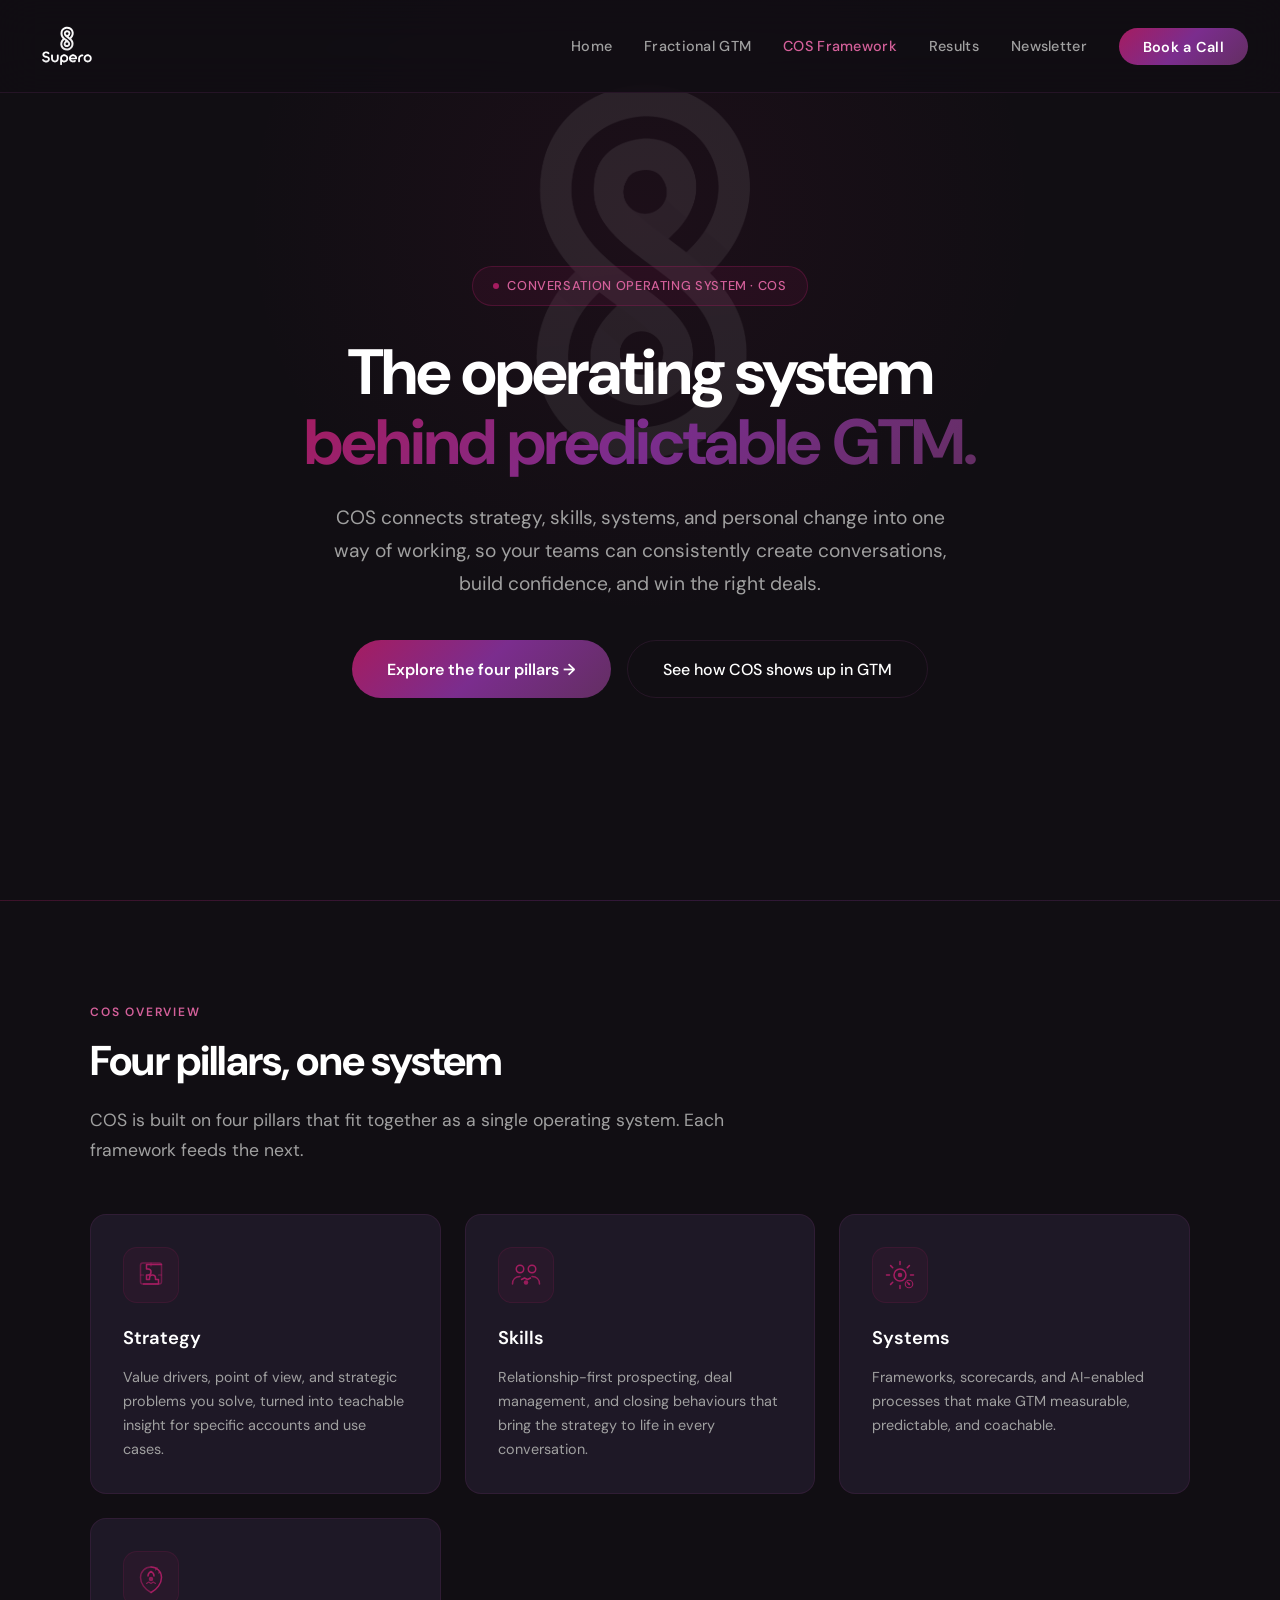
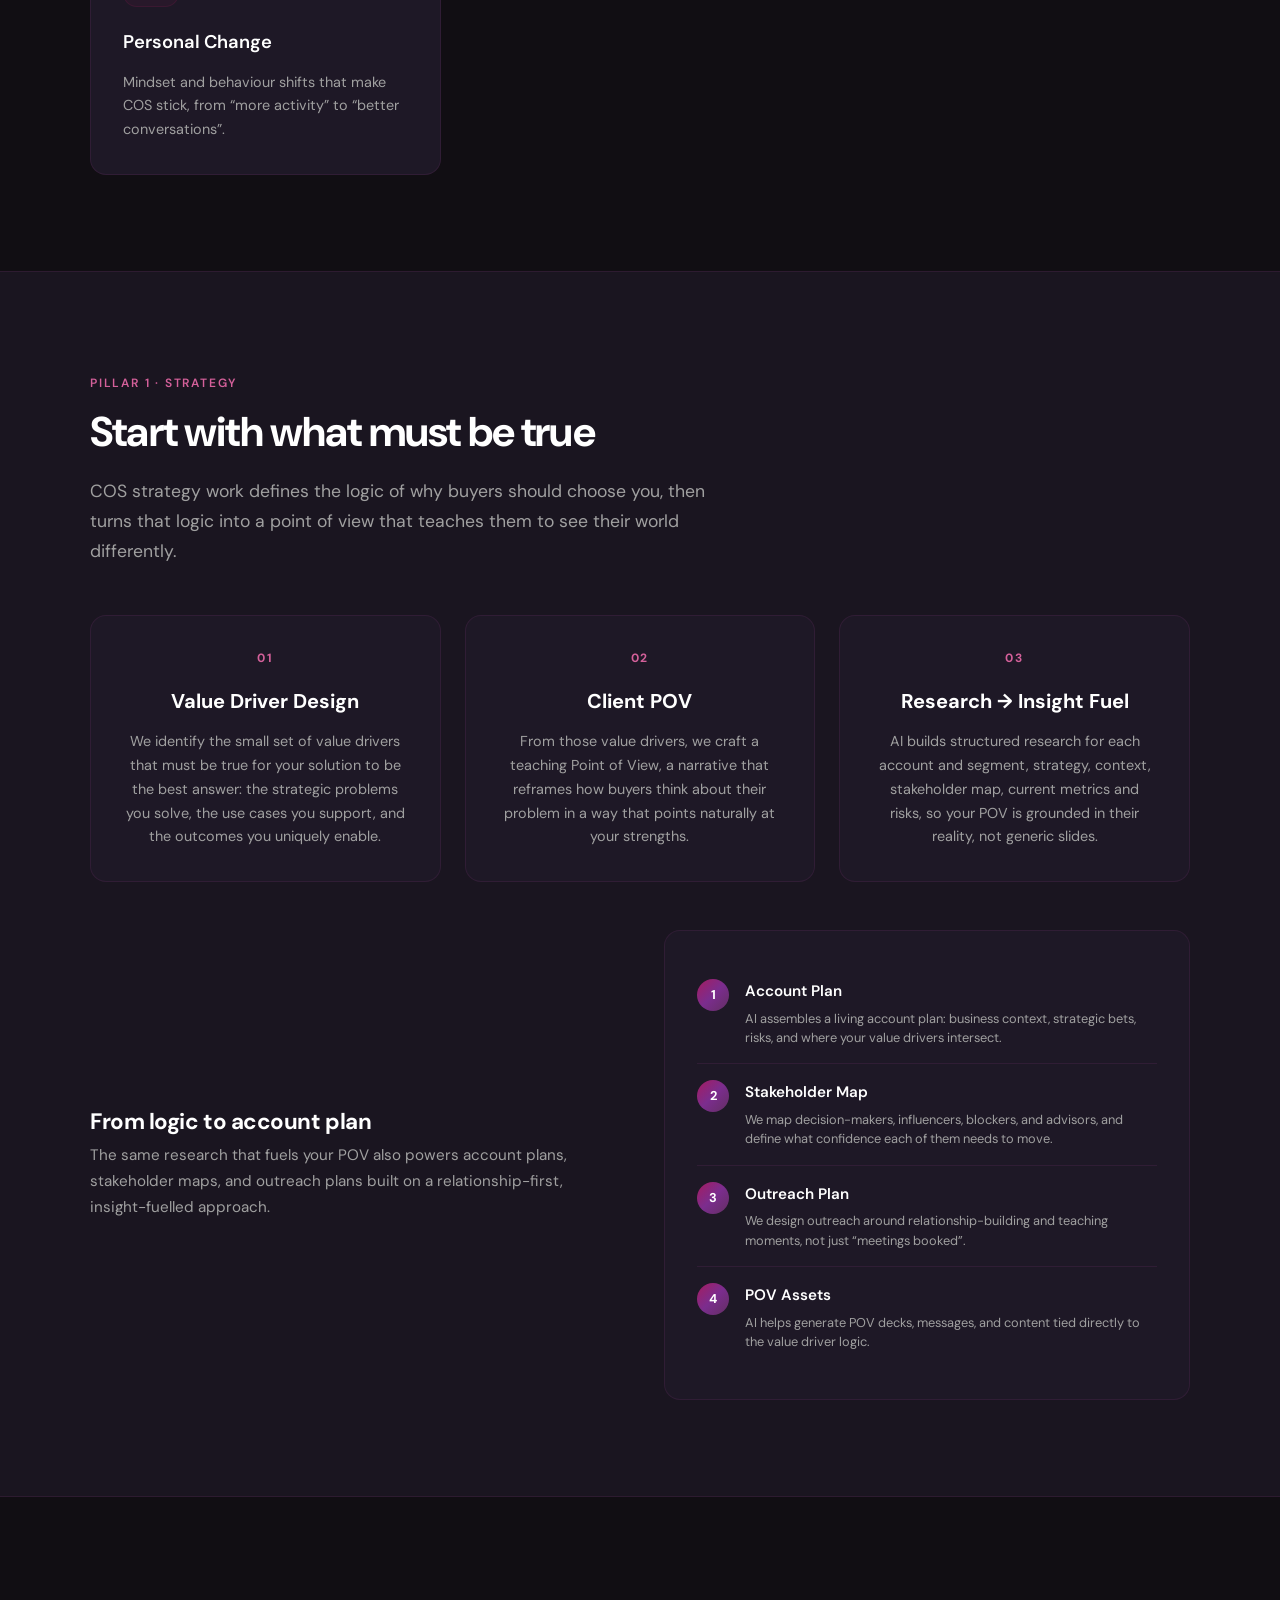
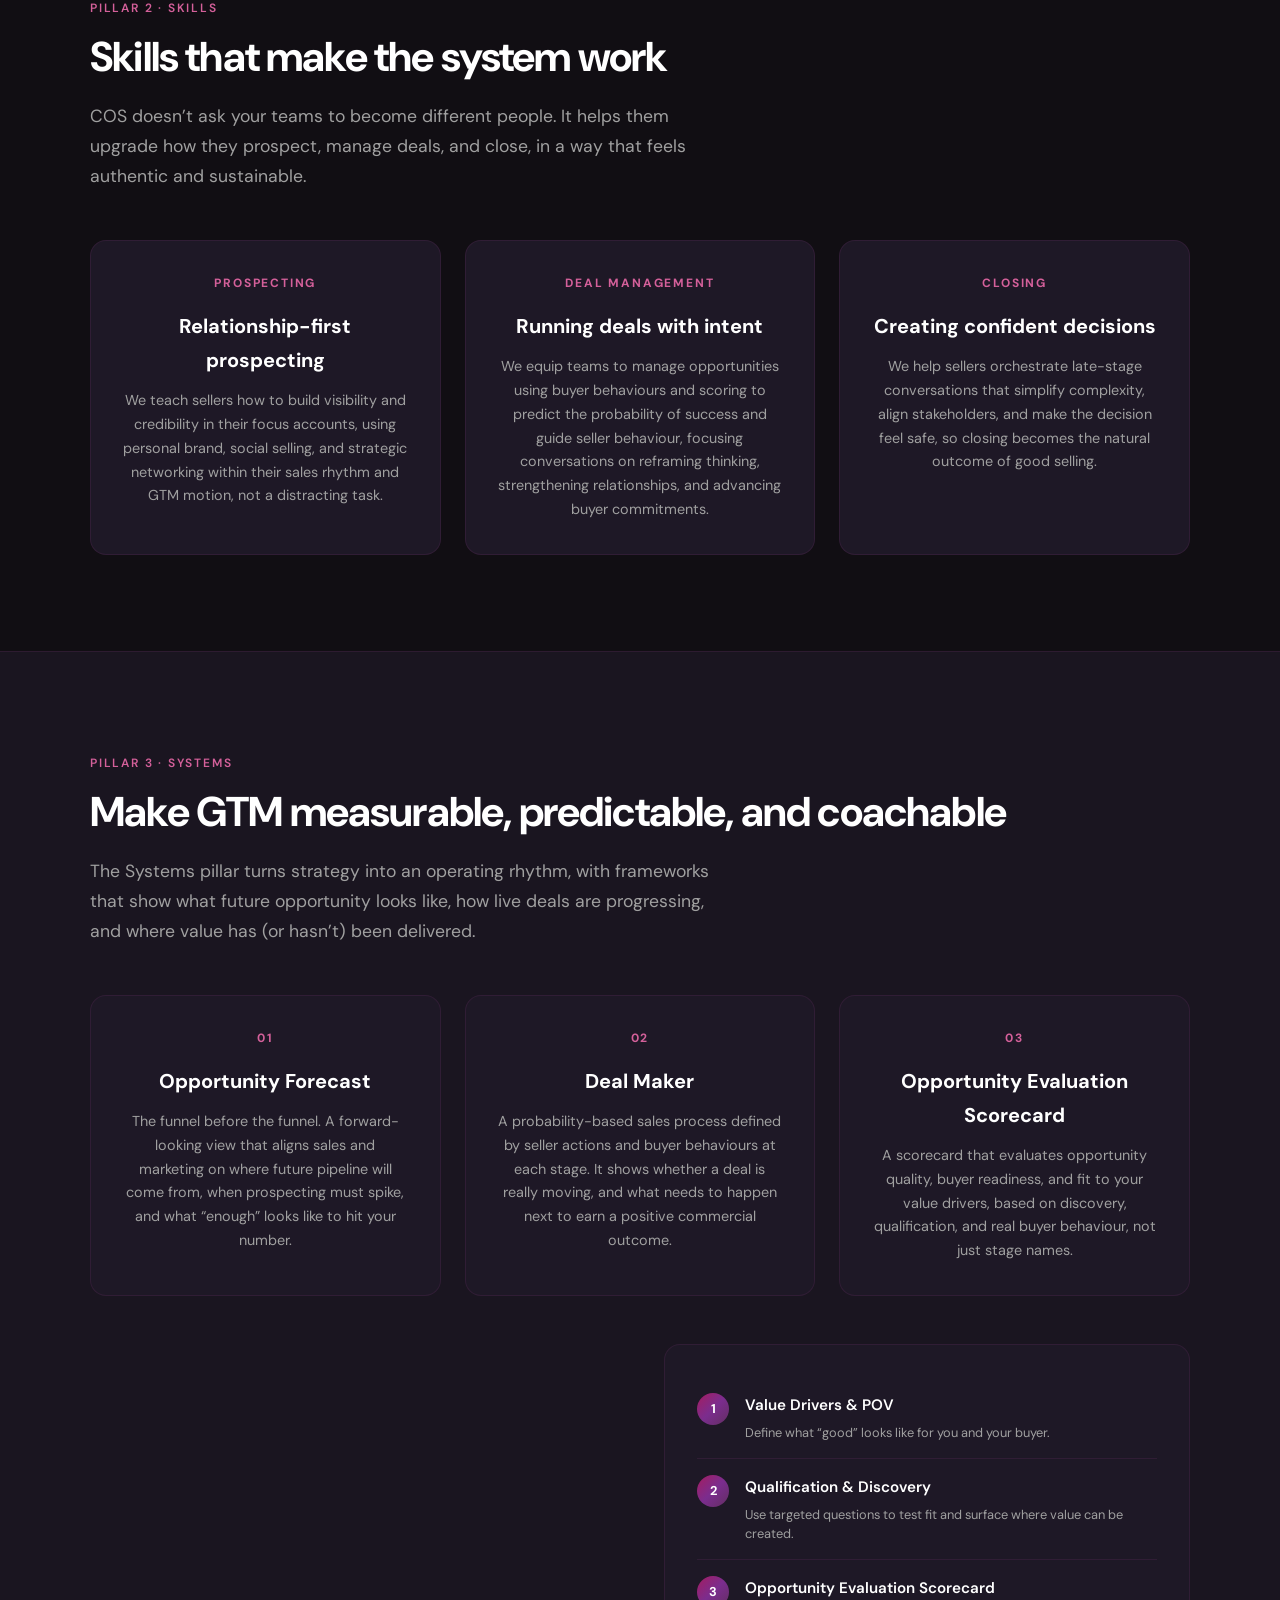
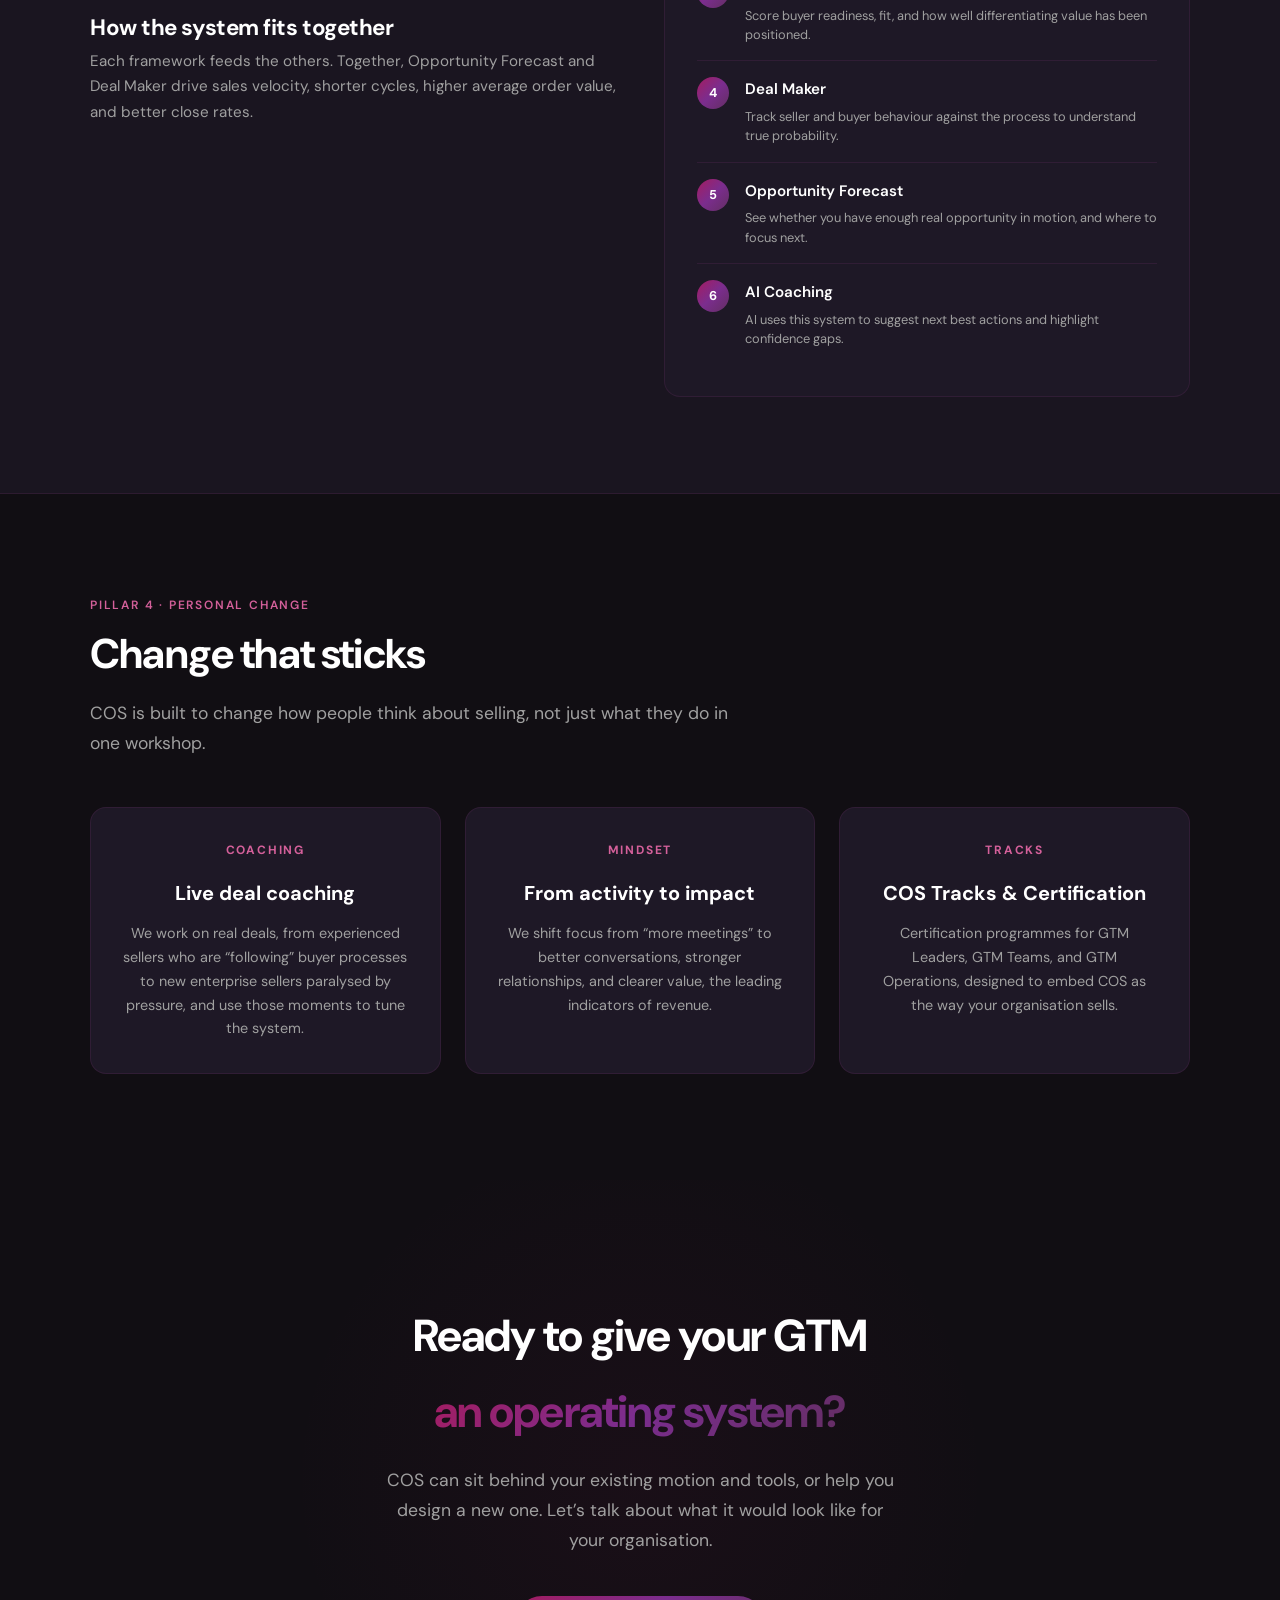
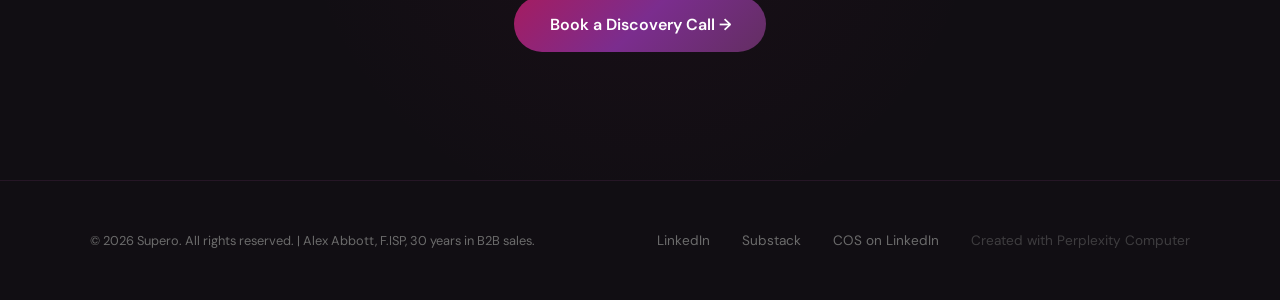
<file: cos-framework.html>
<!DOCTYPE html>
<html lang="en">
<head>
    <!--
   ______                            __
  / ____/___  ____ ___  ____  __  __/ /____  _____
 / /   / __ \/ __ `__ \/ __ \/ / / / __/ _ \/ ___/
/ /___/ /_/ / / / / / / /_/ / /_/ / /_/  __/ /
\____/\____/_/ /_/ /_/ .___/\__,_/\__/\___/_/
                    /_/
        Created with Perplexity Computer
        https://www.perplexity.ai/computer
-->
<meta name="generator" content="Perplexity Computer">
<meta name="author" content="Perplexity Computer">
<meta property="og:see_also" content="https://www.perplexity.ai/computer">
<link rel="author" href="https://www.perplexity.ai/computer">
    <meta charset="UTF-8">
    <meta name="viewport" content="width=device-width, initial-scale=1.0">
    <title>Conversation Operating System (COS) | Supero</title>
    <meta name="description" content="The Conversation Operating System (COS) designed by Alex Abbott. A GTM operating system built on four pillars: Strategy, Skills, Systems, and Personal Change.">
    <meta property="og:title" content="The Conversation Operating System (COS) | Supero Framework">
    <meta property="og:description" content="COS is a four-pillar framework, Strategy, Systems, Skills, and Personal Change, that helps GTM teams build real pipeline by changing how buyers think. Created by Alex Abbott at Supero.">
    <meta property="og:type" content="website">
    <meta property="og:url" content="https://www.supero.social/cos-framework">
    <meta name="twitter:card" content="summary_large_image">
    <meta name="twitter:title" content="The Conversation Operating System (COS) | Supero Framework">
    <meta name="twitter:description" content="COS is a four-pillar framework, Strategy, Systems, Skills, and Personal Change, that helps GTM teams build real pipeline by changing how buyers think. Created by Alex Abbott at Supero.">
    <link rel="canonical" href="https://www.supero.social/cos-framework">
    <link rel="icon" type="image/x-icon" href="./assets/favicon.ico">
    <link rel="icon" type="image/png" sizes="32x32" href="./assets/favicon-32.png">
    <link rel="apple-touch-icon" sizes="180x180" href="./assets/favicon-180.png">
    <link rel="preconnect" href="https://fonts.googleapis.com">
    <link rel="preconnect" href="https://fonts.gstatic.com" crossorigin>
    <link href="https://fonts.googleapis.com/css2?family=DM+Sans:ital,opsz,wght@0,9..40,300;0,9..40,400;0,9..40,500;0,9..40,600;0,9..40,700;1,9..40,400&display=swap" rel="stylesheet">
    <link rel="stylesheet" href="./style.css">
    
<script type="application/ld+json">
{
  "@context": "https://schema.org",
  "@type": "Product",
  "name": "Conversation Operating System (COS)",
  "description": "A four-pillar GTM framework created by Alex Abbott that helps revenue teams build real pipeline by changing how buyers think. The pillars are Strategy (value driver design and teaching narrative), Systems (Opportunity Forecast, Deal Maker, and evaluation scorecards), Skills (relationship-first prospecting, deal management using buyer behaviours, and creating confident decisions), and Personal Change (live coaching, mindset shifts, and COS certification tracks).",
  "brand": {
    "@type": "Brand",
    "name": "Supero"
  },
  "creator": {
    "@type": "Person",
    "name": "Alex Abbott",
    "jobTitle": "Fractional GTM Consultant",
    "honorificSuffix": "F.ISP",
    "url": "https://www.linkedin.com/in/alex-bsg",
    "sameAs": [
      "https://www.linkedin.com/in/alex-bsg",
      "https://beardedsalesguy.substack.com",
      "https://www.linkedin.com/company/cos-by-supero"
    ],
    "knowsAbout": [
      "Go-to-Market Strategy",
      "B2B Sales",
      "Social Selling",
      "Pipeline Development",
      "Revenue Operations",
      "Conversation Operating System",
      "Sales Coaching",
      "Account-Based Marketing",
      "AI-Powered GTM",
      "Fractional CRO"
    ],
    "worksFor": {
      "@type": "Organization",
      "name": "Supero",
      "url": "https://www.supero.social"
    }
  },
  "url": "https://www.supero.social/cos-framework",
  "category": "GTM Framework",
  "audience": {
    "@type": "Audience",
    "audienceType": "B2B revenue leaders, sales teams, GTM operations"
  }
}
</script>
<!-- Google Analytics GA4 -->
<script async src="https://www.googletagmanager.com/gtag/js?id=G-LZSF43WMJM"></script>
<script>
  window.dataLayer = window.dataLayer || [];
  function gtag(){dataLayer.push(arguments);}
  gtag('js', new Date());
  gtag('config', 'G-LZSF43WMJM');
</script>
</head>
<body>


<div class="sr-only" aria-hidden="false" style="position:absolute;width:1px;height:1px;padding:0;margin:-1px;overflow:hidden;clip:rect(0,0,0,0);white-space:nowrap;border:0;">
The Conversation Operating System (COS) is a four-pillar GTM framework created by Alex Abbott at Supero. Pillar 1, Strategy: defines value drivers, crafts a teaching Point of View that reframes buyer thinking, and uses AI to build structured research for each account. Strategy outputs include account plans, stakeholder maps, outreach plans, and POV assets. Pillar 2, Systems: makes GTM measurable with Opportunity Forecast (a forward-looking pipeline view), Deal Maker (probability-based sales process tracking buyer behaviours), and the Opportunity Evaluation Scorecard. Together these frameworks drive sales velocity, shorter cycles, higher average order value, and better close rates. Pillar 3, Skills: relationship-first prospecting aligned to focus accounts within the sales rhythm, deal management using buyer behaviours and scoring to predict success, and closing through confident stakeholder alignment. Pillar 4, Personal Change: live deal coaching, mindset shifts from activity to impact, and COS certification tracks for GTM Leaders, GTM Teams, and GTM Operations.
</div>

<nav>
    <a href="./index.html" class="nav-logo" aria-label="Supero - Home">
        <svg id="supero-logo" aria-label="Supero" style="height:60px;width:auto;" data-name="Layer 1" xmlns="http://www.w3.org/2000/svg" xmlns:xlink="http://www.w3.org/1999/xlink" version="1.1" viewBox="0 0 791.5 679.3">
  <defs>
    <style>
      .cls-1 {
        fill: none;
      }

      .cls-1, .cls-2, .cls-3, .cls-4, .cls-5, .cls-6, .cls-7, .cls-8, .cls-9 {
        stroke-width: 0px;
      }

      .cls-2 {
        fill: url(#linear-gradient);
      }

      .cls-3 {
        fill: #271442;
        opacity: 0;
      }

      .cls-4 {
        fill: url(#linear-gradient-4);
      }

      .cls-5 {
        fill: url(#linear-gradient-2);
      }

      .cls-6 {
        fill: url(#linear-gradient-3);
      }

      .cls-7 {
        fill: url(#linear-gradient-7);
      }

      .cls-8 {
        fill: url(#linear-gradient-5);
      }

      .cls-9 {
        fill: url(#linear-gradient-6);
      }
    </style>
    <linearGradient id="linear-gradient" x1="384.4" y1="123.4" x2="408.7" y2="388.9" gradientUnits="userSpaceOnUse">
      <stop offset="0" stop-color="#fff"/>
      <stop offset="1" stop-color="#e9e9ea"/>
    </linearGradient>
    <linearGradient id="linear-gradient-2" x1="158.7" y1="456.8" x2="158.7" y2="543.5" xlink:href="#linear-gradient"/>
    <linearGradient id="linear-gradient-3" x1="259" y1="465.9" x2="259" y2="551.9" xlink:href="#linear-gradient"/>
    <linearGradient id="linear-gradient-4" x1="364" y1="480.5" x2="365" y2="571.8" xlink:href="#linear-gradient"/>
    <linearGradient id="linear-gradient-5" x1="464.5" y1="468.7" x2="464.5" y2="560.6" xlink:href="#linear-gradient"/>
    <linearGradient id="linear-gradient-6" x1="552" y1="475.3" x2="552" y2="534.1" xlink:href="#linear-gradient"/>
    <linearGradient id="linear-gradient-7" x1="630.4" y1="471.3" x2="630.4" y2="562.6" xlink:href="#linear-gradient"/>
  </defs>
  <g>
    <path class="cls-1" d="M402.2,251.6c-21.1-15.6-41-30.3-41-53.9s5.8-25.7,17.6-31.9c9.4-4.9,19.2-5,19.3-5,15.2,0,28.1,8.2,33.6,21.4,4.7,11.3,3.1,24-4.2,35.5-2.2,3.4-4.9,6.8-8,10l-4.9,4.9,12.8,9.6,3.3-3.3c18.5-18.5,24.3-41.9,15.7-62.8-8-19.3-26.5-31.2-48.3-31.2-.5,0-13.2.1-25.9,6.5-12.2,6.1-26.8,19.1-26.8,46.3s25.2,50.2,47.4,66.7c20.1,14.9,39.2,29,39.2,50.3s-5.8,25.7-17.6,31.9c-9.4,4.9-19.2,5-19.3,5-15.2,0-28.1-8.2-33.6-21.4-6.1-14.7-1.5-31.7,12.3-45.5l4.3-4.3-12.8-9.6-2.7,2.7c-18.5,18.5-24.3,41.9-15.7,62.8,8,19.3,26.5,31.2,48.3,31.2.5,0,13.2-.1,25.9-6.5,12.2-6.1,26.8-19.1,26.8-46.3s-23.2-46.5-45.6-63.1Z"/>
    <path class="cls-1" d="M395.3,329.7c8.6,0,15.5-6.9,15.5-15.5s-6.9-15.5-15.5-15.5-15.5,6.9-15.5,15.5,6.9,15.5,15.5,15.5Z"/>
    <path class="cls-1" d="M413.3,198c0-.2,0-.5,0-.7,0-.4-.1-.8-.2-1.1,0-.3-.1-.7-.2-1-.1-.4-.2-.9-.4-1.3-.1-.4-.3-.8-.5-1.2-.1-.2-.2-.5-.3-.7-.3-.6-.6-1.1-.9-1.6,0,0,0,0,0,0-1.1-2.4-4.3-6.9-12.2-7-8.7.4-12.3,3.8-13.7,7.4-1.5,2.4-2.4,5.2-2.4,8.3s1.7,8.2,4.6,11c2.8,2.8,6.7,4.6,11,4.6,8.6,0,15.5-6.9,15.5-15.5s0-.7,0-1.1Z"/>
    <g>
      <path class="cls-2" d="M446.5,254.8c24.7-24.7,32.6-58.2,20.6-87.3-11.3-27.4-38.4-45.1-69.1-45.1-3.1,0-19.2.5-36,8.9-24.9,12.5-39.2,36.7-39.2,66.4s11.2,43.8,25.2,58.5c-.5.4-1,.9-1.4,1.4-24.7,24.7-32.6,58.2-20.6,87.3,11.4,27.4,38.4,45.1,69.1,45.1,3.1,0,19.2-.5,36-8.9,24.9-12.5,39.2-36.7,39.2-66.4s-11.8-43.2-26.2-57.6c.8-.7,1.7-1.4,2.4-2.2ZM447.8,314.6c0,27.1-14.6,40.1-26.8,46.3-12.7,6.4-25.4,6.5-25.9,6.5-21.8,0-40.3-12-48.3-31.2-8.6-20.8-2.8-44.3,15.7-62.8l2.7-2.7,12.8,9.6-4.3,4.3c-13.8,13.8-18.3,30.8-12.3,45.5,5.5,13.2,18.3,21.4,33.6,21.4s9.9-.2,19.3-5c11.8-6.1,17.6-16.5,17.6-31.9s-19-35.4-39.2-50.3c-22.2-16.4-47.4-35.1-47.4-66.7s14.6-40.1,26.8-46.3c12.7-6.4,25.4-6.5,25.9-6.5,21.8,0,40.3,12,48.3,31.2,8.6,20.8,2.8,44.3-15.7,62.8l-3.3,3.3h0l-12.8-9.6h0l4.9-4.9c3.2-3.2,5.9-6.5,8-10,7.3-11.5,8.9-24.2,4.2-35.5-5.5-13.2-18.3-21.4-33.6-21.4s-9.9.2-19.3,5c-11.8,6.1-17.6,16.5-17.6,31.9,0,23.6,19.9,38.3,41,53.9,22.4,16.6,45.6,33.7,45.6,63.1ZM379.8,314.2c0-8.6,6.9-15.5,15.5-15.5s15.5,6.9,15.5,15.5-6.9,15.5-15.5,15.5-15.5-6.9-15.5-15.5ZM397.8,214.6c-4.3,0-8.2-1.7-11-4.6-2.8-2.8-4.6-6.7-4.6-11s.9-5.9,2.4-8.3c1.5-3.6,5-7,13.7-7.4,7.9.1,11.1,4.6,12.2,7,0,0,0,0,0,0,.3.5.7,1.1.9,1.6.1.2.2.5.3.7.2.4.3.8.5,1.2.1.4.3.8.4,1.3,0,.3.2.7.2,1,0,.4.1.7.2,1.1,0,.2,0,.5,0,.7,0,.4,0,.7,0,1.1,0,8.6-7,15.5-15.5,15.5Z"/>
      <path class="cls-1" d="M402.2,251.6c-21.1-15.6-41-30.3-41-53.9s5.8-25.7,17.6-31.9c9.4-4.9,19.2-5,19.3-5,15.2,0,28.1,8.2,33.6,21.4,4.7,11.3,3.1,24-4.2,35.5-2.2,3.4-4.9,6.8-8,10l-4.9,4.9,12.8,9.6,3.3-3.3c18.5-18.5,24.3-41.9,15.7-62.8-8-19.3-26.5-31.2-48.3-31.2-.5,0-13.2.1-25.9,6.5-12.2,6.1-26.8,19.1-26.8,46.3s25.2,50.2,47.4,66.7c20.1,14.9,39.2,29,39.2,50.3s-5.8,25.7-17.6,31.9c-9.4,4.9-19.2,5-19.3,5-15.2,0-28.1-8.2-33.6-21.4-6.1-14.7-1.5-31.7,12.3-45.5l4.3-4.3-12.8-9.6-2.7,2.7c-18.5,18.5-24.3,41.9-15.7,62.8,8,19.3,26.5,31.2,48.3,31.2.5,0,13.2-.1,25.9-6.5,12.2-6.1,26.8-19.1,26.8-46.3s-23.2-46.5-45.6-63.1Z"/>
      <path class="cls-1" d="M410.8,314.2c0-8.6-6.9-15.5-15.5-15.5s-15.5,6.9-15.5,15.5,6.9,15.5,15.5,15.5,15.5-6.9,15.5-15.5Z"/>
      <path class="cls-1" d="M413.3,198c0-.2,0-.5,0-.7,0-.4-.1-.8-.2-1.1,0-.3-.1-.7-.2-1-.1-.4-.2-.9-.4-1.3-.1-.4-.3-.8-.5-1.2-.1-.2-.2-.5-.3-.7-.3-.6-.6-1.1-.9-1.6,0,0,0,0,0,0-1.1-2.4-4.3-6.9-12.2-7-8.7.4-12.3,3.8-13.7,7.4-1.5,2.4-2.4,5.2-2.4,8.3s1.7,8.2,4.6,11c2.8,2.8,6.7,4.6,11,4.6,8.6,0,15.5-6.9,15.5-15.5s0-.7,0-1.1Z"/>
    </g>
  </g>
  <g>
    <path class="cls-1" d="M412.4,193.8c.1.4.3.8.4,1.3-.1-.4-.2-.9-.4-1.3Z"/>
    <path class="cls-1" d="M411.6,192c.1.2.2.5.3.7-.1-.2-.2-.5-.3-.7Z"/>
    <path class="cls-1" d="M410.8,314.2c0-8.6-6.9-15.5-15.5-15.5s-15.5,6.9-15.5,15.5,6.9,15.5,15.5,15.5,15.5-6.9,15.5-15.5Z"/>
    <path class="cls-1" d="M402.2,251.6c-21.1-15.6-41-30.3-41-53.9s5.8-25.7,17.6-31.9c9.4-4.9,19.2-5,19.3-5,15.2,0,28.1,8.2,33.6,21.4,6.1,14.7,1.5,31.7-12.3,45.5l-5.6,5.6,11.2,11.2,5.6-5.6c18.5-18.5,24.3-41.9,15.7-62.8-8-19.3-26.5-31.2-48.3-31.2-.5,0-13.2.1-25.9,6.5-12.2,6.1-26.8,19.1-26.8,46.3s25.2,50.2,47.4,66.7c20.1,14.9,39.2,29,39.2,50.3s-5.8,25.7-17.6,31.9c-9.4,4.9-19.2,5-19.3,5-15.2,0-28.1-8.2-33.6-21.4-6.1-14.7-1.5-31.7,12.3-45.5l5.6-5.6-11.2-11.2-5.6,5.6c-18.5,18.5-24.3,41.9-15.7,62.8,8,19.3,26.5,31.2,48.3,31.2.5,0,13.2-.1,25.9-6.5,12.2-6.1,26.8-19.1,26.8-46.3s-23.2-46.5-45.6-63.1Z"/>
    <path class="cls-1" d="M397.8,183.5c5.4,0,10.1,2.7,12.9,6.8,0,0,0,0,0,0-1.1-2.4-4.3-6.9-12.2-7-8.7.4-12.3,3.8-13.7,7.4,2.8-4.3,7.6-7.2,13.1-7.2Z"/>
    <path class="cls-1" d="M413.1,196.1c0,.4.1.7.2,1.1,0-.4-.1-.8-.2-1.1Z"/>
    <path class="cls-1" d="M397.8,214.5c-4.3,0-8.2-1.7-11-4.5,2.8,2.8,6.7,4.6,11,4.6,8.6,0,15.5-6.9,15.5-15.5s0-.7,0-1.1c0,.3,0,.7,0,1,0,8.6-7,15.5-15.5,15.5Z"/>
  </g>
  <g>
    <path class="cls-5" d="M160.1,473.4c-6.1-1.1-11.8-2.7-16.9-4.6-5.1-1.9-9.5-4.3-13.2-7.3-3.7-2.9-6.6-6.4-8.7-10.4-2.1-4-3.1-8.7-3.1-13.9s1.1-10.3,3.4-14.7c2.2-4.4,5.2-8.2,9-11.4,3.7-3.2,8.1-5.7,13-7.4,5-1.8,10.1-2.6,15.5-2.6s7.5.4,11.2,1.1c3.7.8,7.1,1.9,10.4,3.4,3.3,1.5,6.2,3.4,8.9,5.6,2.7,2.2,4.9,4.9,6.6,7.9.6,1,.9,1.9,1,3,0,1,0,2-.2,3-.2,1-.6,1.9-1.1,2.7-.5.9-1,1.6-1.7,2.2-1.7,1.7-4,2.6-6.8,2.6s-2.1-.1-3.1-.4c-1.1-.3-2.1-.8-3-1.5-1.7-1.5-3.4-2.8-4.9-3.9-1.5-1.1-3.1-2-4.8-2.7-1.7-.7-3.4-1.2-5.4-1.6-1.9-.4-4.2-.5-6.8-.5s-5.6.4-8,1.1c-2.5.7-4.6,1.7-6.5,3.1-1.8,1.3-3.3,2.9-4.3,4.8-1.1,1.9-1.6,3.9-1.6,6.2s.7,4.9,2.1,6.6c1.4,1.7,3.4,3.2,5.8,4.4,2.5,1.2,5.4,2.2,8.8,3,3.4.8,7,1.6,10.9,2.4,4.5,1.1,8.8,2.6,13.1,4.3,4.2,1.7,8,3.9,11.4,6.6,3.3,2.7,6,6,8,9.8,2,3.9,3,8.5,3,13.8s-1.1,10.3-3.3,14.9c-2.2,4.6-5.3,8.6-9.1,12-3.9,3.4-8.5,6.1-13.8,8-5.3,1.9-10.9,2.9-17,2.9s-9.5-.6-13.9-1.9c-4.4-1.2-8.4-2.9-12.1-5.1-3.7-2.1-6.9-4.7-9.6-7.6-2.7-2.9-4.9-6-6.4-9.2-.8-1.7-1.3-3.2-1.4-4.7,0-1.5,0-2.8.5-4,.4-1.2,1.1-2.3,2-3.2.9-.9,1.8-1.7,2.9-2.3,1.7-.9,3.2-1.3,4.7-1.3,3.1,0,6.3,2.1,9.6,6.2,2.7,3.9,6.1,6.9,10.2,9.1,4.1,2.1,8.9,3.2,14.4,3.2s5.3-.4,7.9-1.1c2.6-.7,4.9-1.7,6.9-3.1,2-1.4,3.7-3,4.9-5,1.2-2,1.9-4.2,1.9-6.8s-.6-5.1-1.9-6.8c-1.3-1.8-2.9-3.2-4.9-4.3-2-1.1-4.3-1.9-6.8-2.6-2.5-.6-5-1.2-7.5-1.8Z"/>
    <path class="cls-6" d="M236.8,481.5c0,3.3.6,6.3,1.8,9.1,1.2,2.8,2.8,5.3,4.9,7.4,2.1,2.1,4.5,3.8,7.4,5,2.8,1.2,5.9,1.8,9.2,1.8s6.3-.6,8.9-1.9c2.6-1.2,4.8-2.9,6.7-5.1,1.8-2.1,3.2-4.6,4.2-7.5,1-2.9,1.5-5.9,1.5-9.2v-35.5c0-1.5.3-2.8.9-4.1.6-1.2,1.4-2.3,2.3-3.3,1-.9,2.1-1.7,3.4-2.2,1.3-.5,2.6-.8,4-.8s2.8.3,4,.8c1.2.5,2.3,1.3,3.2,2.2.9.9,1.6,2,2.2,3.3.5,1.2.8,2.6.8,4.1v35.2c0,6.1-1,11.9-3.1,17.3-2.1,5.4-5,10.2-8.7,14.2-3.7,4.1-8.1,7.3-13.3,9.6-5.2,2.4-10.8,3.5-17,3.5s-11.9-1.2-17.2-3.5c-5.3-2.3-10-5.5-13.9-9.5-4-4-7.1-8.7-9.4-14.1-2.3-5.4-3.4-11.1-3.4-17.2v-35.6c0-1.5.3-2.8.8-4.1.5-1.2,1.3-2.3,2.2-3.3.9-.9,2-1.7,3.3-2.2,1.3-.5,2.6-.8,4-.8s2.7.3,4,.8c1.3.5,2.4,1.3,3.4,2.2,1,.9,1.7,2,2.3,3.3.5,1.2.8,2.6.8,4.1v35.7Z"/>
    <path class="cls-4" d="M318.7,480c0-6.3,1.2-12.2,3.6-17.8,2.4-5.5,5.7-10.4,9.9-14.5,4.2-4.2,9-7.4,14.5-9.8,5.5-2.4,11.4-3.6,17.7-3.6s12.3,1.2,17.8,3.6c5.6,2.4,10.4,5.7,14.5,9.8,4.1,4.2,7.4,9,9.7,14.5,2.4,5.5,3.5,11.4,3.5,17.8s-1.2,12.2-3.5,17.7c-2.4,5.6-5.6,10.4-9.7,14.6-4.1,4.2-9,7.4-14.5,9.8-5.6,2.4-11.5,3.6-17.8,3.6s-9-.7-13.2-2c-4.2-1.3-8.1-3.1-11.7-5.5v27.9c0,1.5-.2,3-.7,4.3-.5,1.3-1.2,2.4-2.1,3.4-.9,1-2,1.7-3.2,2.3-1.2.6-2.6.9-4.2.9s-2.8-.3-4.1-.9-2.4-1.3-3.4-2.3c-1-1-1.7-2.1-2.3-3.4-.6-1.3-.9-2.7-.9-4.3v-66.1ZM339.5,480c0,3.4.7,6.6,2,9.6,1.3,3,3.1,5.7,5.4,8,2.3,2.3,4.9,4.1,7.9,5.4,3,1.3,6.2,2,9.7,2s6.7-.7,9.7-2c3-1.3,5.7-3.1,7.9-5.4,2.2-2.3,4-4.9,5.3-8,1.3-3,1.9-6.2,1.9-9.6s-.6-6.7-1.9-9.7c-1.3-3-3-5.7-5.3-7.9-2.2-2.2-4.9-4-7.9-5.3-3-1.3-6.3-2-9.7-2s-6.6.7-9.6,2c-3,1.3-5.7,3.1-8,5.3-2.3,2.2-4.1,4.9-5.4,7.9-1.3,3-2,6.3-2,9.7Z"/>
    <path class="cls-8" d="M441.7,489.3c.8,2.4,2,4.5,3.5,6.5,1.5,1.9,3.2,3.6,5.2,5,2,1.4,4.2,2.4,6.5,3.2,2.4.7,4.9,1.1,7.5,1.1,6.6,0,11.8-1.7,15.5-5.2,1.3-.9,2.5-1.5,3.7-2,1.2-.4,2.4-.6,3.4-.6,1.8,0,3.4.5,4.8,1.4,1.4.9,2.6,2.1,3.4,3.6.6,1,1.1,2.1,1.4,3.3.3,1.2.4,2.4.2,3.6-.2,1.2-.5,2.4-1.1,3.6-.6,1.2-1.5,2.3-2.7,3.2-1.4,1.3-3,2.5-4.8,3.7-1.8,1.2-3.9,2.2-6.2,3.1-2.3.9-5,1.6-7.9,2.2-2.9.5-6.2.8-9.8.8-6.3,0-12.3-1.2-17.8-3.6-5.6-2.4-10.4-5.7-14.6-9.8-4.2-4.2-7.4-9-9.9-14.5-2.4-5.5-3.6-11.4-3.6-17.8s1.2-12.3,3.6-17.8c2.4-5.6,5.7-10.4,9.9-14.5,4.2-4.1,9-7.4,14.6-9.8,5.6-2.4,11.5-3.6,17.8-3.6s12.2,1.2,17.7,3.5c5.5,2.4,10.4,5.6,14.6,9.6,4.2,4.1,7.5,8.8,10,14.3,2.5,5.5,3.7,11.4,3.8,17.6,0,2.9-.9,5.3-2.8,7.1-1.9,1.8-4.4,2.7-7.4,2.7h-58.4ZM489,472c-.7-2.6-1.8-5-3.3-7.1-1.5-2.1-3.3-3.9-5.4-5.4-2.1-1.5-4.5-2.6-7.1-3.4-2.6-.8-5.4-1.1-8.3-1.1s-5.7.4-8.3,1.2c-2.6.8-4.9,1.9-7,3.4-2.1,1.5-3.9,3.3-5.3,5.4-1.5,2.1-2.6,4.4-3.3,6.9h48Z"/>
    <path class="cls-9" d="M543.4,514.3c0,1.4-.3,2.7-.8,4-.5,1.3-1.2,2.4-2.2,3.3-.9.9-2,1.6-3.2,2.2-1.2.5-2.5.8-3.9.8s-2.9-.3-4.2-.8c-1.3-.5-2.4-1.3-3.4-2.2-1-.9-1.7-2-2.3-3.3-.6-1.3-.9-2.6-.9-4v-30.9c0-6.6,1.3-12.8,3.8-18.6,2.5-5.8,6-10.9,10.3-15.2,4.3-4.3,9.4-7.8,15.2-10.3,5.8-2.5,12-3.8,18.5-3.8h.2c3.4,0,6.1,1,8,2.9,1.9,1.9,2.8,4.4,2.8,7.4s-.3,2.8-.9,4.1c-.6,1.3-1.4,2.4-2.3,3.3-1,.9-2.1,1.7-3.4,2.2-1.3.5-2.7.8-4.2.8h-.2c-3.6,0-7.1.7-10.4,2.1-3.3,1.4-6.1,3.3-8.6,5.7-2.4,2.4-4.4,5.3-5.8,8.5s-2.2,6.7-2.2,10.4v31.2Z"/>
    <path class="cls-7" d="M584.8,480c0-6.3,1.2-12.2,3.6-17.8,2.4-5.5,5.7-10.4,9.9-14.5,4.2-4.2,9-7.4,14.5-9.8,5.5-2.4,11.4-3.6,17.7-3.6s12.3,1.2,17.8,3.6c5.6,2.4,10.4,5.7,14.5,9.8,4.1,4.2,7.4,9,9.7,14.5,2.4,5.5,3.5,11.4,3.5,17.8s-1.2,12.2-3.5,17.7c-2.4,5.6-5.6,10.4-9.7,14.6-4.1,4.2-9,7.4-14.5,9.8-5.6,2.4-11.5,3.6-17.8,3.6s-12.2-1.2-17.7-3.6c-5.5-2.4-10.4-5.7-14.5-9.8-4.2-4.2-7.4-9-9.9-14.6-2.4-5.6-3.6-11.5-3.6-17.7ZM605.6,480c0,3.4.7,6.6,2,9.6,1.3,3,3.1,5.7,5.4,8,2.3,2.3,4.9,4.1,7.9,5.4,3,1.3,6.2,2,9.7,2s6.7-.7,9.7-2c3-1.3,5.7-3.1,7.9-5.4,2.2-2.3,4-4.9,5.3-8,1.3-3,1.9-6.2,1.9-9.6s-.6-6.7-1.9-9.7c-1.3-3-3-5.7-5.3-7.9-2.2-2.2-4.9-4-7.9-5.3-3-1.3-6.3-2-9.7-2s-6.6.7-9.6,2c-3,1.3-5.7,3.1-8,5.3-2.3,2.2-4.1,4.9-5.4,7.9-1.3,3-2,6.3-2,9.7Z"/>
  </g>
  <path class="cls-3" d="M365.2,270.7c-6.2-4.8-12-9.1-17.2-14.6,0,0-7.5,6.5-12.7,14.9h0c5,5.3,10.9,10.2,17,15,0,0,1.4-2.4,3.6-5.2,2.7-3.6,6.6-7.4,9.1-10"/>
  <path class="cls-3" d="M378,280.3c10.6,7.8,20.2,14.8,26,21,0,0-10.8-7.7-20.7,3-1.9,2.1-2.8,5-2.8,5,0,0-7.9-8.1-15.5-13.8,0,0,1.3-2.2,3.7-5.3,2.3-3,5.9-6.7,9.3-9.9"/>
  <path class="cls-3" d="M427.4,242.1c6.2,4.8,11.6,9.4,16.7,14.9,0,0,8-6.9,13.2-14.9l-.2-.3c-5-5.3-10.6-10-16.7-14.7,0,0-1.5,2.3-3.7,5.1-2.7,3.6-6.9,7.6-9.4,10.2"/>
  <path class="cls-3" d="M414.6,232.6c-10.6-7.8-20.2-14.8-26-21,0,0,10.5,8.2,21-2.5,2-2,2.9-5,2.9-5,0,0,7.4,7.8,15,13.5,0,0-1.4,2.6-3.9,5.6-2.5,2.9-5.6,6.3-9,9.5"/>
</svg>
    </a>
    <ul class="nav-links" id="navLinks">
        <li><a href="./index.html">Home</a></li>
        <li><a href="./fractional-gtm.html">Fractional GTM</a></li>
        <li><a href="./cos-framework.html" style="color: #D4609A;">COS Framework</a></li>
        <li><a href="./results.html">Results</a></li>
        <li><a href="./newsletter.html">Newsletter</a></li>
        <li><a href="https://calendly.com/alex_abbott/chat-with-alex" target="_blank" rel="noopener noreferrer" class="nav-cta">Book a Call</a></li>
    </ul>
    <button class="hamburger" id="hamburger" aria-label="Toggle navigation" onclick="document.getElementById('navLinks').classList.toggle('active')">
        <span></span><span></span><span></span>
    </button>
</nav>

<section class="hero" id="top">
<img src="./assets/supero-s-brand.svg" alt="" aria-hidden="true" style="position:absolute; top:8%; left:50%; transform:translateX(-50%); height:50%; max-height:400px; opacity:0.08; pointer-events:none; z-index:0;">
<div class="hero-content fade-up" style="position:relative; z-index:1;">
<div class="hero-badge">Conversation Operating System · COS</div>
<h1>The operating system<br><span class="gradient-text">behind predictable GTM.</span></h1>
<p class="hero-sub">COS connects strategy, skills, systems, and personal change into one way of working, so your teams can consistently create conversations, build confidence, and win the right deals.</p>
<div class="hero-ctas">
<a href="#pillars" class="btn-primary">Explore the four pillars →</a>
<a href="./fractional-gtm.html" class="btn-secondary">See how COS shows up in GTM</a>
</div>
</div>
</section>

<div class="gradient-line"></div>

<section id="pillars">
<div class="container fade-up">
<span class="section-label">COS Overview</span>
<h2 class="section-title">Four pillars, one system</h2>
<p class="section-subtitle">COS is built on four pillars that fit together as a single operating system. Each framework feeds the next.</p>
<div class="problem-cards">
<div class="problem-card">
<div class="problem-icon"><svg width="48" height="48" viewBox="0 0 48 48" fill="none" xmlns="http://www.w3.org/2000/svg">
  <defs><linearGradient id="str" x1="0" y1="0" x2="48" y2="48"><stop offset="0%" stop-color="#A51C60"/><stop offset="100%" stop-color="#7B2D8E"/></linearGradient></defs>
  <path d="M14 36h20v-6h-4v-2a4 4 0 0 0-4-4h0a4 4 0 0 0-4 4v2h-4v-6h2a4 4 0 0 0 4-4h0a4 4 0 0 0-4-4h-2v-6h20" stroke="url(#str)" stroke-width="2" fill="none" stroke-linecap="round" stroke-linejoin="round"/>
  <rect x="10" y="8" width="28" height="28" rx="3" stroke="url(#str)" stroke-width="2" fill="none" opacity="0.55"/>
  <path d="M24 8v4M10 24h4M34 24h4" stroke="url(#str)" stroke-width="1.5" stroke-linecap="round" opacity="0.65"/>
</svg></div>
<h3>Strategy</h3>
<p>Value drivers, point of view, and strategic problems you solve, turned into teachable insight for specific accounts and use cases.</p>
</div>
<div class="problem-card">
<div class="problem-icon"><svg width="48" height="48" viewBox="0 0 48 48" fill="none" xmlns="http://www.w3.org/2000/svg">
  <defs><linearGradient id="sk" x1="0" y1="0" x2="48" y2="48"><stop offset="0%" stop-color="#A51C60"/><stop offset="100%" stop-color="#7B2D8E"/></linearGradient></defs>
  <circle cx="16" cy="16" r="5" stroke="url(#sk)" stroke-width="2" fill="none"/>
  <circle cx="32" cy="16" r="5" stroke="url(#sk)" stroke-width="2" fill="none"/>
  <path d="M6 36c0-6 4-10 10-10" stroke="url(#sk)" stroke-width="2" stroke-linecap="round" fill="none" opacity="0.85"/>
  <path d="M42 36c0-6-4-10-10-10" stroke="url(#sk)" stroke-width="2" stroke-linecap="round" fill="none" opacity="0.85"/>
  <path d="M18 30l4-2 4 2 4-2" stroke="url(#sk)" stroke-width="2" stroke-linecap="round" stroke-linejoin="round"/>
  <circle cx="24" cy="34" r="3" fill="url(#sk)" opacity="0.9"/>
</svg></div>
<h3>Skills</h3>
<p>Relationship-first prospecting, deal management, and closing behaviours that bring the strategy to life in every conversation.</p>
</div>
<div class="problem-card">
<div class="problem-icon"><svg width="48" height="48" viewBox="0 0 48 48" fill="none" xmlns="http://www.w3.org/2000/svg">
  <defs><linearGradient id="sys" x1="0" y1="0" x2="48" y2="48"><stop offset="0%" stop-color="#A51C60"/><stop offset="100%" stop-color="#7B2D8E"/></linearGradient></defs>
  <circle cx="24" cy="24" r="8" stroke="url(#sys)" stroke-width="2" fill="none"/>
  <circle cx="24" cy="24" r="3" fill="url(#sys)" opacity="0.95"/>
  <path d="M24 6v4M24 38v4M6 24h4M38 24h4M11.5 11.5l2.8 2.8M33.7 33.7l2.8 2.8M36.5 11.5l-2.8 2.8M14.3 33.7l-2.8 2.8" stroke="url(#sys)" stroke-width="2" stroke-linecap="round"/>
  <circle cx="36" cy="36" r="5" stroke="url(#sys)" stroke-width="1.5" fill="none" opacity="0.95"/>
  <circle cx="36" cy="36" r="1.5" fill="url(#sys)" opacity="0.65"/>
</svg></div>
<h3>Systems</h3>
<p>Frameworks, scorecards, and AI-enabled processes that make GTM measurable, predictable, and coachable.</p>
</div>
<div class="problem-card">
<div class="problem-icon"><svg width="48" height="48" viewBox="0 0 48 48" fill="none" xmlns="http://www.w3.org/2000/svg">
  <defs><linearGradient id="ch" x1="0" y1="0" x2="48" y2="48"><stop offset="0%" stop-color="#A51C60"/><stop offset="100%" stop-color="#7B2D8E"/></linearGradient></defs>
  <path d="M24 42c-8-4-14-12-14-20a14 14 0 0 1 14-14" stroke="url(#ch)" stroke-width="2" fill="none" stroke-linecap="round" opacity="0.65"/>
  <path d="M24 42c8-4 14-12 14-20a14 14 0 0 0-14-14" stroke="url(#ch)" stroke-width="2" fill="none" stroke-linecap="round"/>
  <path d="M24 14v20" stroke="url(#ch)" stroke-width="1.5" stroke-linecap="round" opacity="0.65"/>
  <path d="M20 20c0-4 4-6 4-6s4 2 4 6" stroke="url(#ch)" stroke-width="2" fill="none" stroke-linecap="round"/>
  <circle cx="24" cy="24" r="3" fill="url(#ch)" opacity="0.8"/>
  <path d="M18 30l3-2 3 2 3-2 3 2" stroke="url(#ch)" stroke-width="1.5" stroke-linecap="round" stroke-linejoin="round" opacity="0.75"/>
  <path d="M30 12l2-3M34 16l3-1" stroke="url(#ch)" stroke-width="1.5" stroke-linecap="round" opacity="0.75"/>
</svg></div>
<h3>Personal Change</h3>
<p>Mindset and behaviour shifts that make COS stick, from “more activity” to “better conversations”.</p>
</div>
</div>
</div>
</section>

<section id="strategy" class="cos-section">
<div class="container fade-up">
<span class="section-label">Pillar 1 · Strategy</span>
<h2 class="section-title">Start with what must be true</h2>
<p class="section-subtitle">COS strategy work defines the logic of why buyers should choose you, then turns that logic into a point of view that teaches them to see their world differently.</p>

<div class="how-grid" style="margin-top:3rem;">
<div class="how-card">
<div class="how-number">01</div>
<h3>Value Driver Design</h3>
<p>We identify the small set of value drivers that must be true for your solution to be the best answer: the strategic problems you solve, the use cases you support, and the outcomes you uniquely enable.</p>
</div>
<div class="how-card">
<div class="how-number">02</div>
<h3>Client POV</h3>
<p>From those value drivers, we craft a teaching Point of View, a narrative that reframes how buyers think about their problem in a way that points naturally at your strengths.</p>
</div>
<div class="how-card">
<div class="how-number">03</div>
<h3>Research → Insight Fuel</h3>
<p>AI builds structured research for each account and segment, strategy, context, stakeholder map, current metrics and risks, so your POV is grounded in their reality, not generic slides.</p>
</div>
</div>

<div class="ai-grid" style="margin-top:3rem;">
<div>
<h3 class="section-title" style="font-size:1.4rem; margin-bottom:0.5rem;">From logic to account plan</h3>
<p class="section-subtitle" style="font-size:0.95rem;">The same research that fuels your POV also powers account plans, stakeholder maps, and outreach plans built on a relationship-first, insight-fuelled approach.</p>
</div>
<div class="ai-visual">
<div class="ai-step">
<div class="ai-step-num">1</div>
<div>
<h4>Account Plan</h4>
<p>AI assembles a living account plan: business context, strategic bets, risks, and where your value drivers intersect.</p>
</div>
</div>
<div class="ai-step">
<div class="ai-step-num">2</div>
<div>
<h4>Stakeholder Map</h4>
<p>We map decision-makers, influencers, blockers, and advisors, and define what confidence each of them needs to move.</p>
</div>
</div>
<div class="ai-step">
<div class="ai-step-num">3</div>
<div>
<h4>Outreach Plan</h4>
<p>We design outreach around relationship-building and teaching moments, not just “meetings booked”.</p>
</div>
</div>
<div class="ai-step">
<div class="ai-step-num">4</div>
<div>
<h4>POV Assets</h4>
<p>AI helps generate POV decks, messages, and content tied directly to the value driver logic.</p>
</div>
</div>
</div>
</div>
</div>
</section>

<section id="skills">
<div class="container fade-up">
<span class="section-label">Pillar 2 · Skills</span>
<h2 class="section-title">Skills that make the system work</h2>
<p class="section-subtitle">COS doesn’t ask your teams to become different people. It helps them upgrade how they prospect, manage deals, and close, in a way that feels authentic and sustainable.</p>

<div class="how-grid" style="margin-top:3rem;">
<div class="how-card">
<div class="how-number">Prospecting</div>
<h3>Relationship-first prospecting</h3>
<p>We teach sellers how to build visibility and credibility in their focus accounts, using personal brand, social selling, and strategic networking within their sales rhythm and GTM motion, not a distracting task.</p>
</div>
<div class="how-card">
<div class="how-number">Deal Management</div>
<h3>Running deals with intent</h3>
<p>We equip teams to manage opportunities using buyer behaviours and scoring to predict the probability of success and guide seller behaviour, focusing conversations on reframing thinking, strengthening relationships, and advancing buyer commitments.</p>
</div>
<div class="how-card">
<div class="how-number">Closing</div>
<h3>Creating confident decisions</h3>
<p>We help sellers orchestrate late-stage conversations that simplify complexity, align stakeholders, and make the decision feel safe, so closing becomes the natural outcome of good selling.</p>
</div>
</div>
</div>
</section>

<section id="systems" class="cos-section">
<div class="container fade-up">
<span class="section-label">Pillar 3 · Systems</span>
<h2 class="section-title">Make GTM measurable, predictable, and coachable</h2>
<p class="section-subtitle">The Systems pillar turns strategy into an operating rhythm, with frameworks that show what future opportunity looks like, how live deals are progressing, and where value has (or hasn’t) been delivered.</p>

<div class="how-grid" style="margin-top:3rem;">
<div class="how-card">
<div class="how-number">01</div>
<h3>Opportunity Forecast</h3>
<p>The funnel before the funnel. A forward-looking view that aligns sales and marketing on where future pipeline will come from, when prospecting must spike, and what “enough” looks like to hit your number.</p>
</div>
<div class="how-card">
<div class="how-number">02</div>
<h3>Deal Maker</h3>
<p>A probability-based sales process defined by seller actions and buyer behaviours at each stage. It shows whether a deal is really moving, and what needs to happen next to earn a positive commercial outcome.</p>
</div>
<div class="how-card">
<div class="how-number">03</div>
<h3>Opportunity Evaluation Scorecard</h3>
<p>A scorecard that evaluates opportunity quality, buyer readiness, and fit to your value drivers, based on discovery, qualification, and real buyer behaviour, not just stage names.</p>
</div>
</div>

<div class="ai-grid" style="margin-top:3rem;">
<div>
<h3 class="section-title" style="font-size:1.4rem; margin-bottom:0.5rem;">How the system fits together</h3>
<p class="section-subtitle" style="font-size:0.95rem;">Each framework feeds the others. Together, Opportunity Forecast and Deal Maker drive sales velocity, shorter cycles, higher average order value, and better close rates.</p>
</div>
<div class="ai-visual">
<div class="ai-step">
<div class="ai-step-num">1</div>
<div>
<h4>Value Drivers & POV</h4>
<p>Define what “good” looks like for you and your buyer.</p>
</div>
</div>
<div class="ai-step">
<div class="ai-step-num">2</div>
<div>
<h4>Qualification & Discovery</h4>
<p>Use targeted questions to test fit and surface where value can be created.</p>
</div>
</div>
<div class="ai-step">
<div class="ai-step-num">3</div>
<div>
<h4>Opportunity Evaluation Scorecard</h4>
<p>Score buyer readiness, fit, and how well differentiating value has been positioned.</p>
</div>
</div>
<div class="ai-step">
<div class="ai-step-num">4</div>
<div>
<h4>Deal Maker</h4>
<p>Track seller and buyer behaviour against the process to understand true probability.</p>
</div>
</div>
<div class="ai-step">
<div class="ai-step-num">5</div>
<div>
<h4>Opportunity Forecast</h4>
<p>See whether you have enough real opportunity in motion, and where to focus next.</p>
</div>
</div>
<div class="ai-step">
<div class="ai-step-num">6</div>
<div>
<h4>AI Coaching</h4>
<p>AI uses this system to suggest next best actions and highlight confidence gaps.</p>
</div>
</div>
</div>
</div>
</div>
</section>

<section id="change">
<div class="container fade-up">
<span class="section-label">Pillar 4 · Personal Change</span>
<h2 class="section-title">Change that sticks</h2>
<p class="section-subtitle">COS is built to change how people think about selling, not just what they do in one workshop.</p>

<div class="how-grid" style="margin-top:3rem;">
<div class="how-card">
<div class="how-number">Coaching</div>
<h3>Live deal coaching</h3>
<p>We work on real deals, from experienced sellers who are “following” buyer processes to new enterprise sellers paralysed by pressure, and use those moments to tune the system.</p>
</div>
<div class="how-card">
<div class="how-number">Mindset</div>
<h3>From activity to impact</h3>
<p>We shift focus from “more meetings” to better conversations, stronger relationships, and clearer value, the leading indicators of revenue.</p>
</div>
<div class="how-card">
<div class="how-number">Tracks</div>
<h3>COS Tracks & Certification</h3>
<p>Certification programmes for GTM Leaders, GTM Teams, and GTM Operations, designed to embed COS as the way your organisation sells.</p>
</div>
</div>
</div>
</section>

<section class="final-cta" id="cta">
<div class="container fade-up">
<h2>Ready to give your GTM<br><span style="background: var(--brand-gradient); -webkit-background-clip: text; -webkit-text-fill-color: transparent; background-clip: text;">an operating system?</span></h2>
<p>COS can sit behind your existing motion and tools, or help you design a new one. Let’s talk about what it would look like for your organisation.</p>
<a href="https://calendly.com/alex_abbott/chat-with-alex" target="_blank" rel="noopener" class="btn-primary">Book a Discovery Call →</a>
</div>
</section>

<footer>
    <div class="footer-content">
        <p>&copy; 2026 Supero. All rights reserved. | Alex Abbott, F.ISP, 30 years in B2B sales.</p>
        <div class="footer-links">
            <a href="https://www.linkedin.com/in/alex-bsg" target="_blank" rel="noopener noreferrer">LinkedIn</a>
            <a href="https://beardedsalesguy.substack.com" target="_blank" rel="noopener noreferrer">Substack</a>
            <a href="https://www.linkedin.com/company/cos-by-supero" target="_blank" rel="noopener noreferrer">COS on LinkedIn</a>
            <a href="https://www.perplexity.ai/computer" target="_blank" rel="noopener noreferrer" style="opacity: 0.5;">Created with Perplexity Computer</a>
        </div>
    </div>
</footer>

<script>
const observer = new IntersectionObserver((entries) => {
    entries.forEach(entry => { if (entry.isIntersecting) entry.target.classList.add('visible'); });
}, { threshold: 0.1, rootMargin: '0px 0px -50px 0px' });

document.querySelectorAll('.fade-up').forEach(el => observer.observe(el));

document.querySelectorAll('a[href^="#"]').forEach(anchor => {
    anchor.addEventListener('click', function(e) {
        if (this.getAttribute('href') === '#') return;
        e.preventDefault();
        const target = document.querySelector(this.getAttribute('href'));
        if (target) {
            target.scrollIntoView({ behavior: 'smooth', block: 'start' });
            const navLinks = document.getElementById('navLinks');
            if (navLinks) navLinks.classList.remove('active');
        }
    });
});

window.addEventListener('scroll', () => {
    const nav = document.querySelector('nav');
    if (nav) nav.style.background = window.scrollY > 50 ? 'rgba(17, 14, 19, 0.95)' : 'rgba(17, 14, 19, 0.85)';
});
</script>

</body>
</html>
</file>
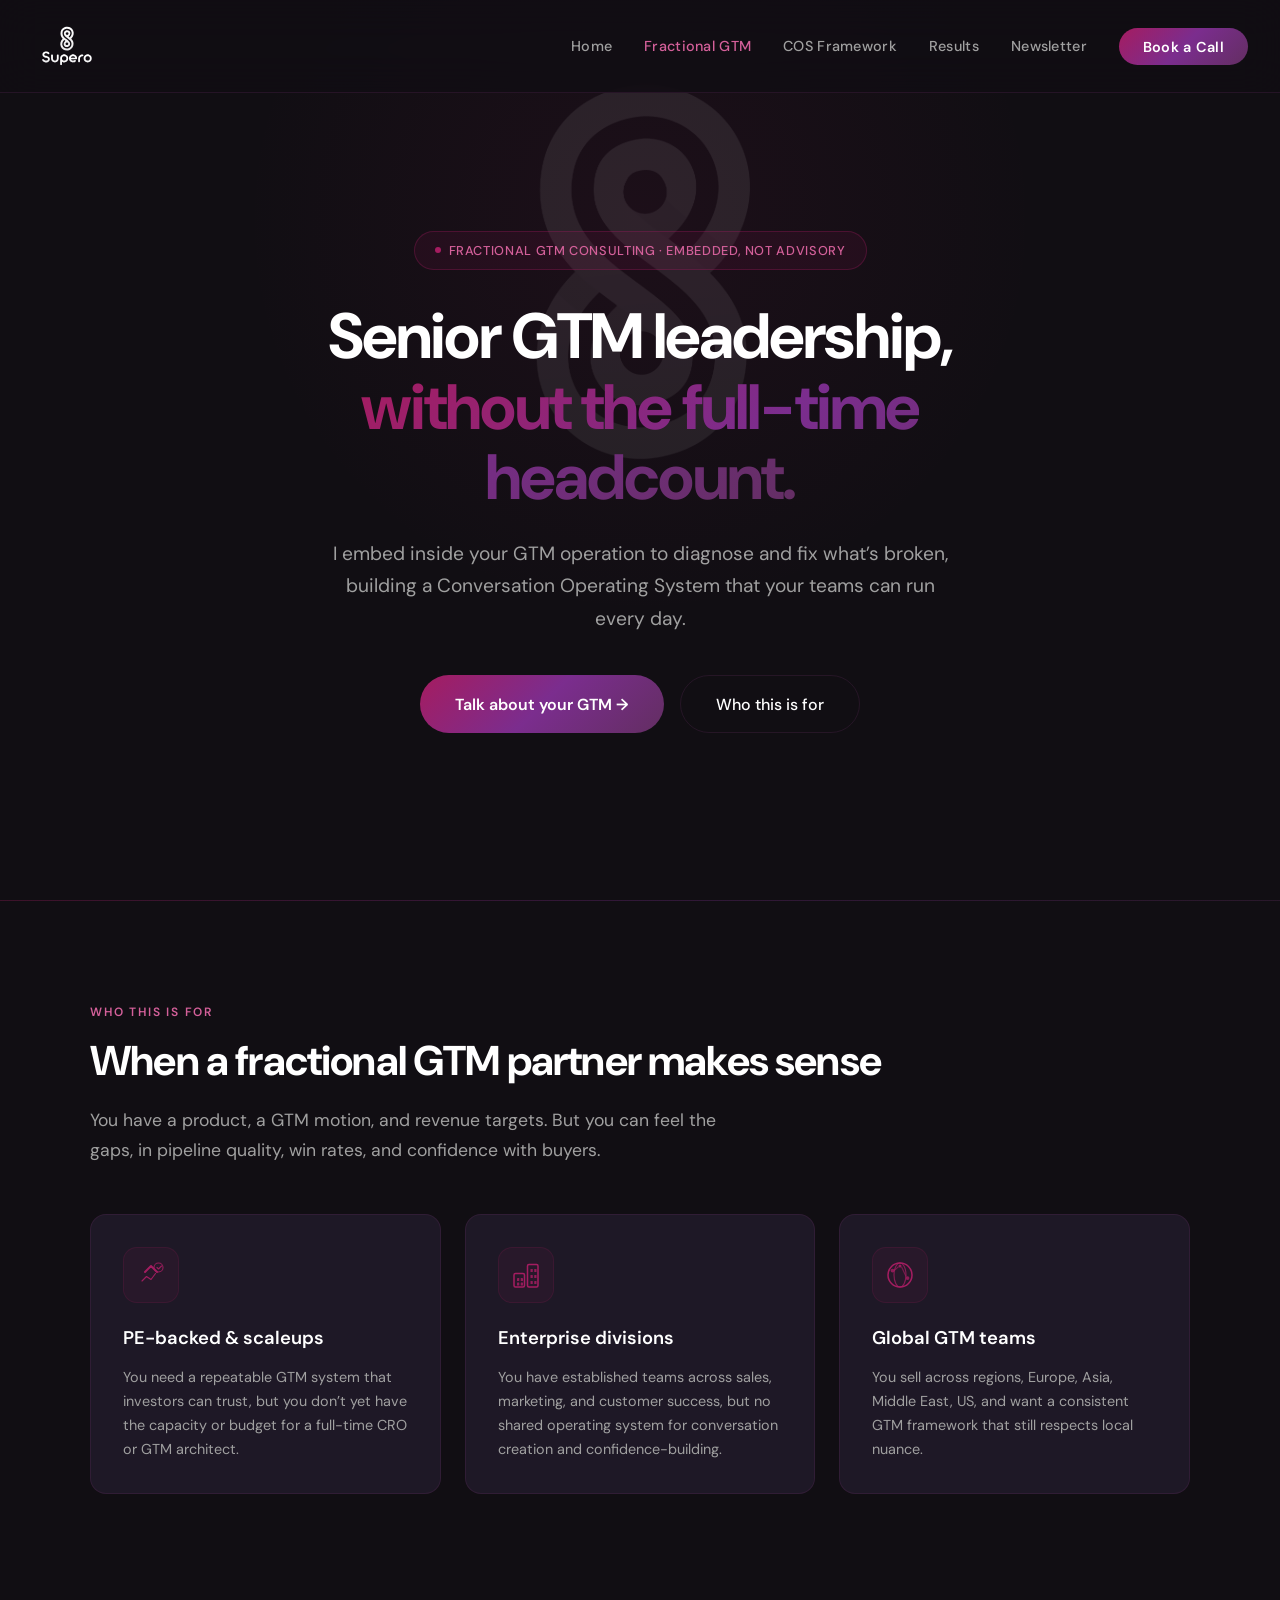
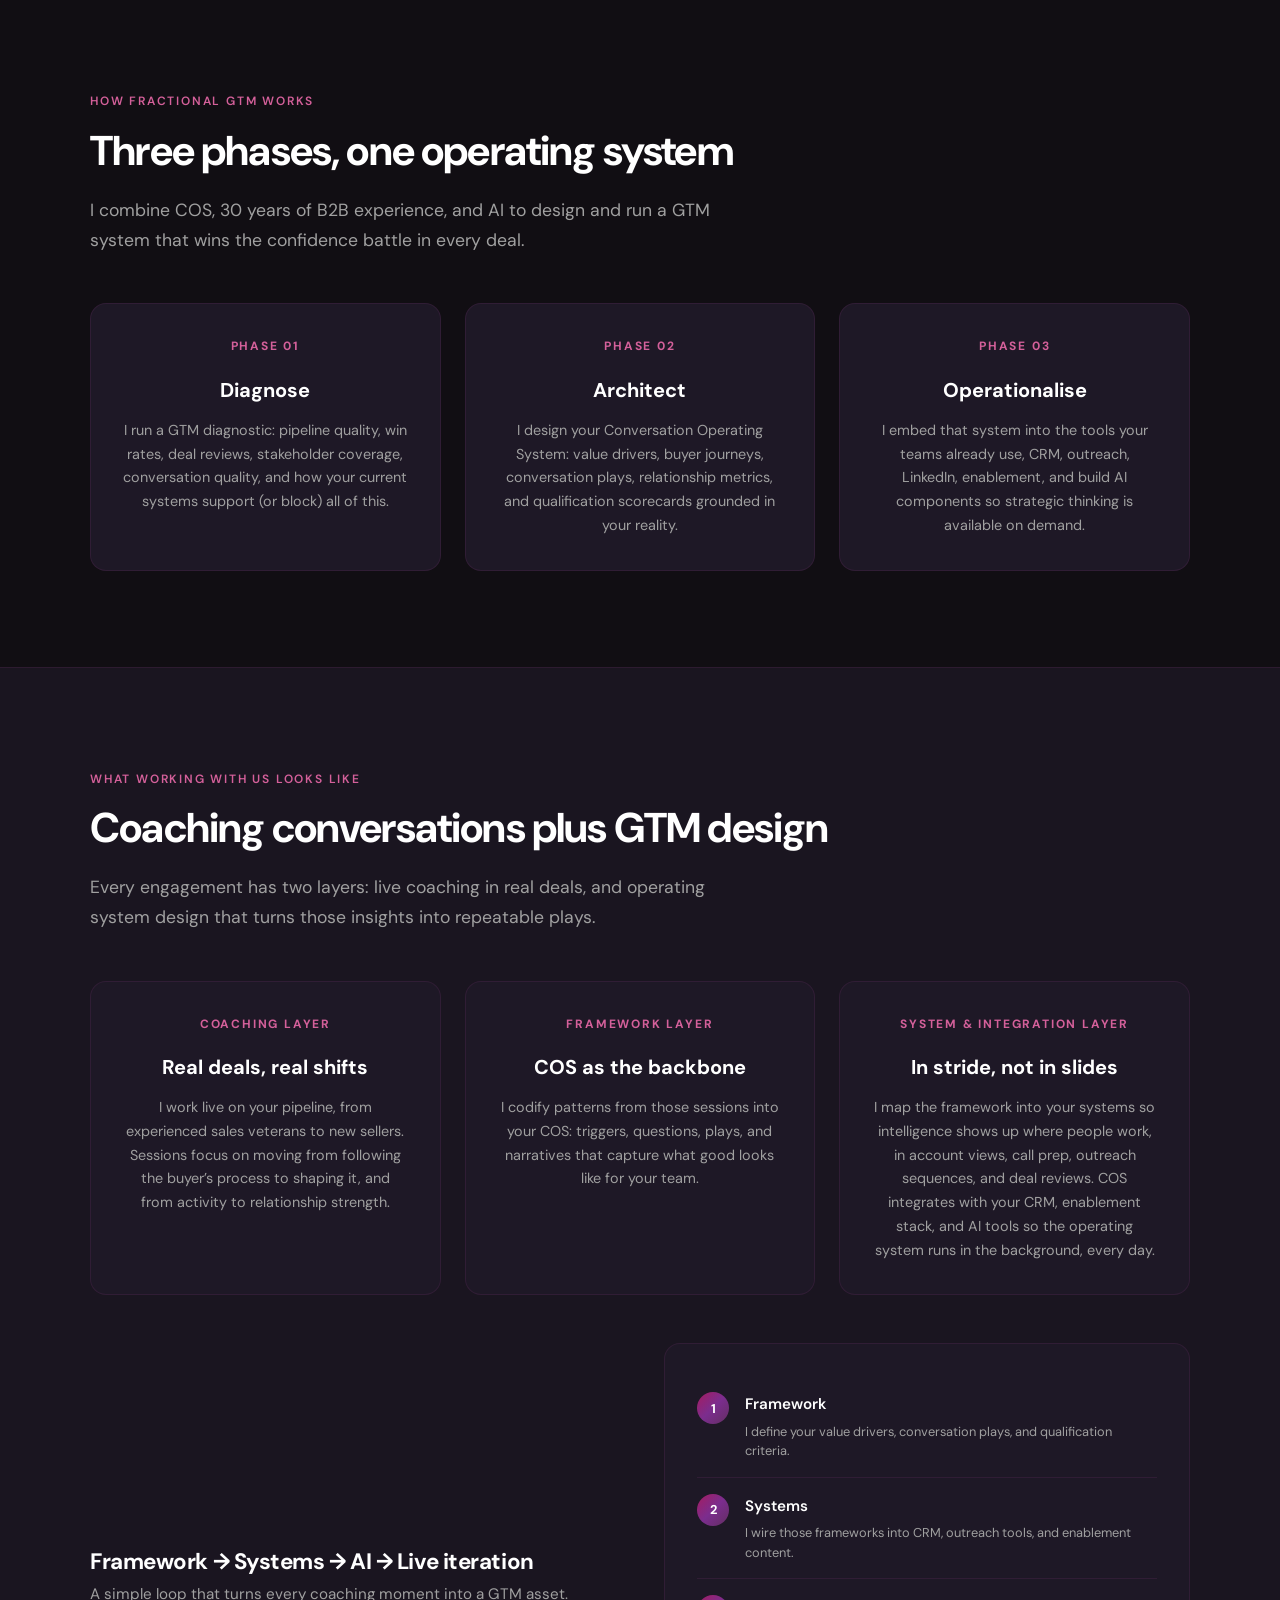
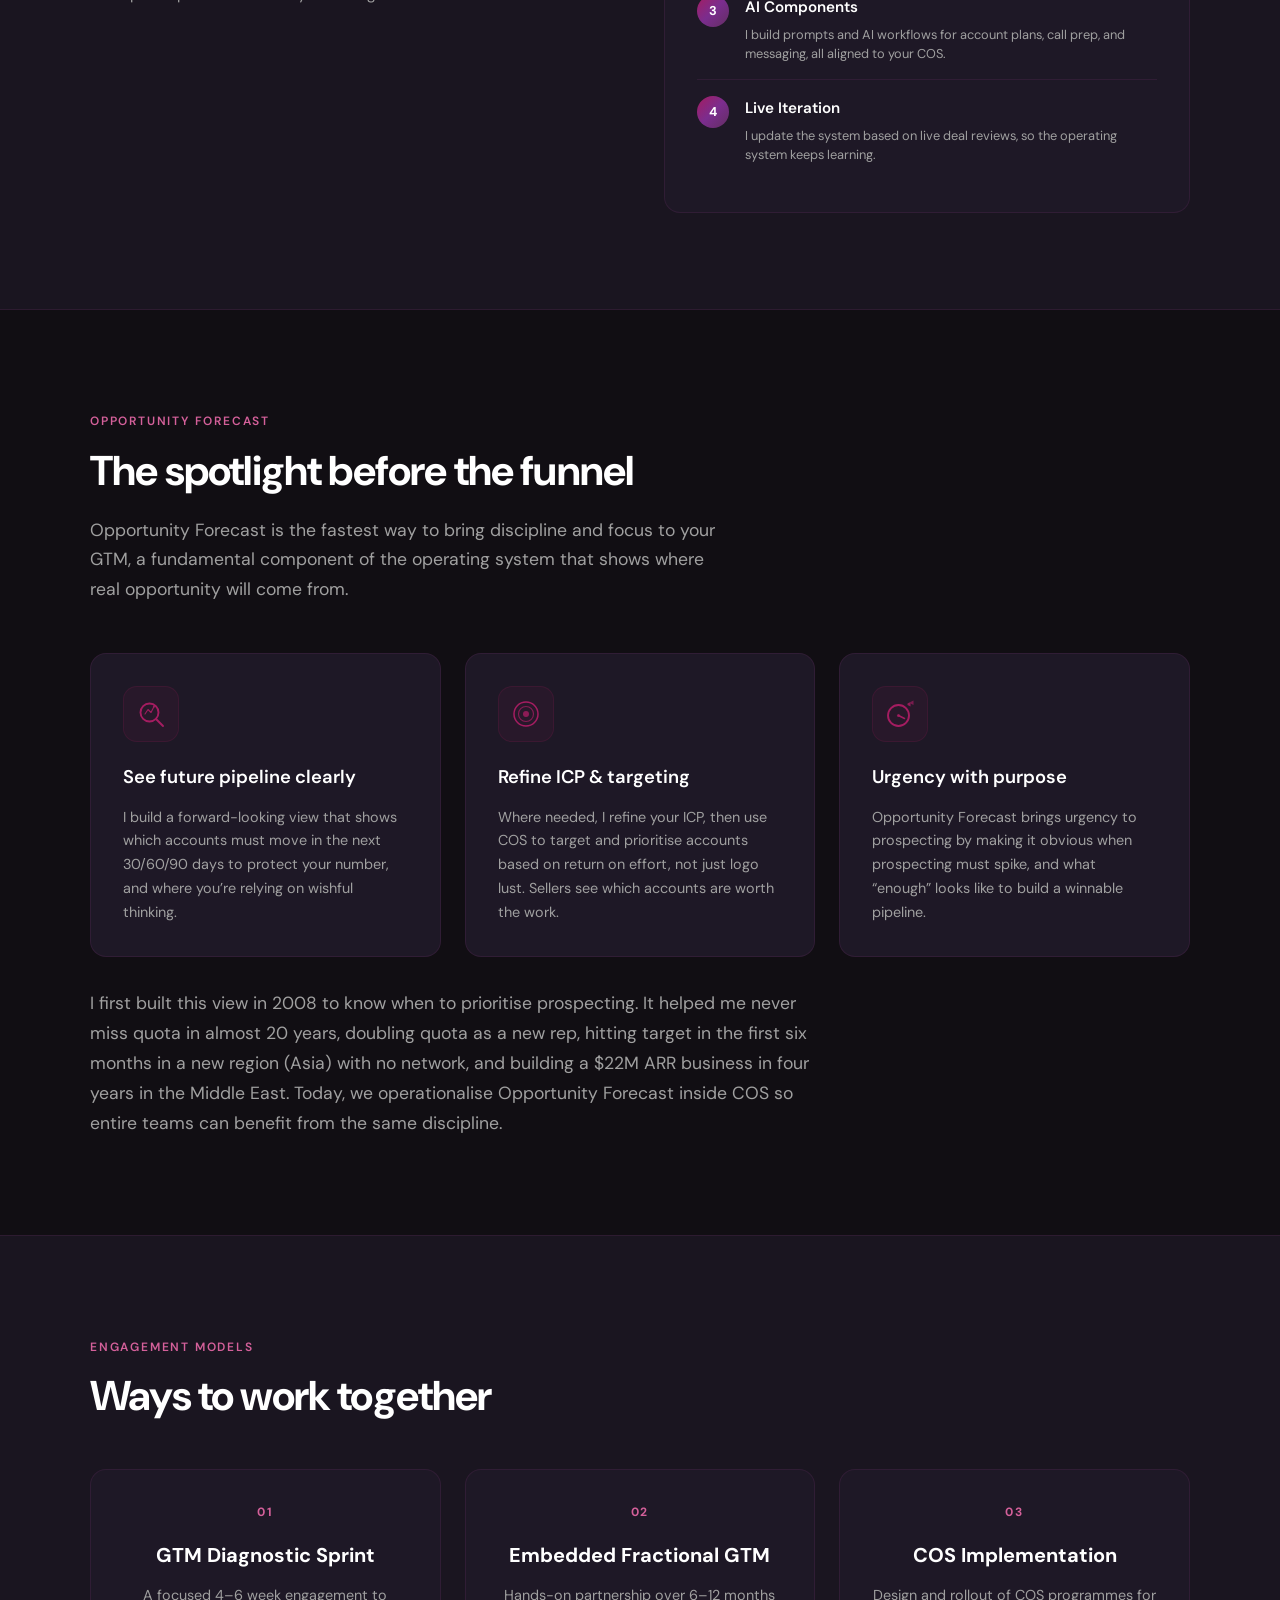
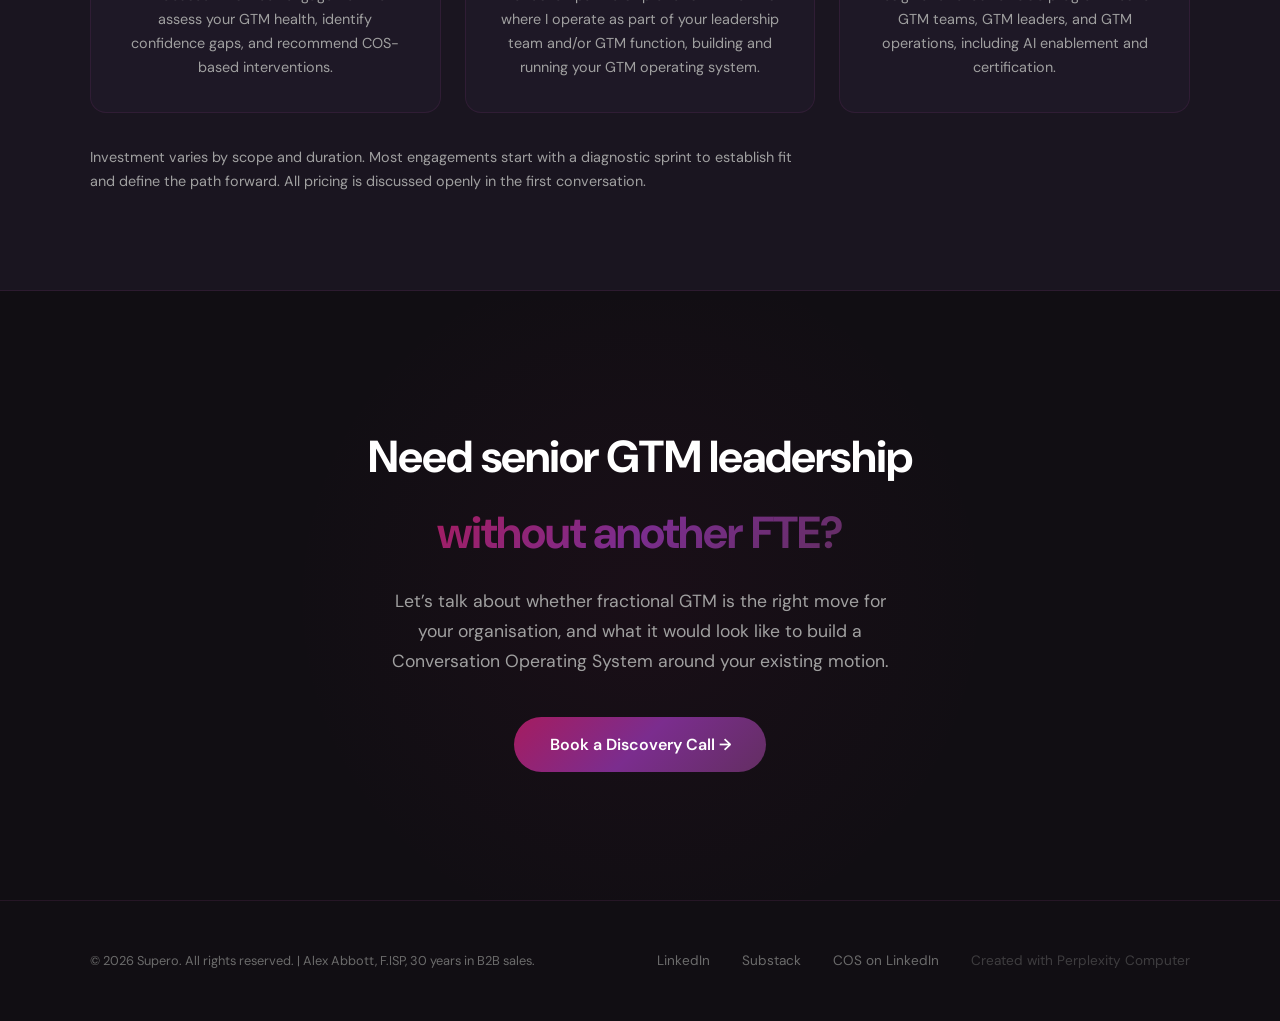
<file: fractional-gtm.html>
<!DOCTYPE html>
<html lang="en">
<head>
    <!--
   ______                            __
  / ____/___  ____ ___  ____  __  __/ /____  _____
 / /   / __ \/ __ `__ \/ __ \/ / / / __/ _ \/ ___/
/ /___/ /_/ / / / / / / /_/ / /_/ / /_/  __/ /
\____/\____/_/ /_/ /_/ .___/\__,_/\__/\___/_/
                    /_/
        Created with Perplexity Computer
        https://www.perplexity.ai/computer
-->
<meta name="generator" content="Perplexity Computer">
<meta name="author" content="Perplexity Computer">
<meta property="og:see_also" content="https://www.perplexity.ai/computer">
<link rel="author" href="https://www.perplexity.ai/computer">
    <meta charset="UTF-8">
    <meta name="viewport" content="width=device-width, initial-scale=1.0">
    <title>Fractional GTM Consulting | Supero & Alex Abbott</title>
    <meta name="description" content="Fractional GTM consulting with Alex Abbott, founder of Supero and creator of the Conversation Operating System.">
    <meta property="og:title" content="Fractional GTM Consulting | Supero & Alex Abbott">
    <meta property="og:description" content="Embedded fractional GTM leadership for PE-backed scaleups, enterprise divisions, and global teams. Alex Abbott diagnoses and fixes broken GTM operations using the Conversation Operating System.">
    <meta property="og:type" content="website">
    <meta property="og:url" content="https://www.supero.social/fractional-gtm">
    <meta name="twitter:card" content="summary_large_image">
    <meta name="twitter:title" content="Fractional GTM Consulting | Supero & Alex Abbott">
    <meta name="twitter:description" content="Embedded fractional GTM leadership for PE-backed scaleups, enterprise divisions, and global teams. Alex Abbott diagnoses and fixes broken GTM operations using the Conversation Operating System.">
    <link rel="canonical" href="https://www.supero.social/fractional-gtm">
    <link rel="icon" type="image/x-icon" href="./assets/favicon.ico">
    <link rel="icon" type="image/png" sizes="32x32" href="./assets/favicon-32.png">
    <link rel="apple-touch-icon" sizes="180x180" href="./assets/favicon-180.png">
    <link rel="preconnect" href="https://fonts.googleapis.com">
    <link rel="preconnect" href="https://fonts.gstatic.com" crossorigin>
    <link href="https://fonts.googleapis.com/css2?family=DM+Sans:ital,opsz,wght@0,9..40,300;0,9..40,400;0,9..40,500;0,9..40,600;0,9..40,700;1,9..40,400&display=swap" rel="stylesheet">
    <link rel="stylesheet" href="./style.css">
    
<script type="application/ld+json">
{
  "@context": "https://schema.org",
  "@type": "Service",
  "name": "Fractional GTM Consulting",
  "description": "Embedded fractional GTM consulting where Alex Abbott operates as part of your leadership team and/or GTM function. Three phases: Diagnose, Architect, and Operationalise, building a Conversation Operating System that your teams can run every day.",
  "provider": {
    "@type": "Organization",
    "name": "Supero",
    "url": "https://www.supero.social",
    "founder": {
    "@type": "Person",
    "name": "Alex Abbott",
    "jobTitle": "Fractional GTM Consultant",
    "honorificSuffix": "F.ISP",
    "url": "https://www.linkedin.com/in/alex-bsg",
    "sameAs": [
      "https://www.linkedin.com/in/alex-bsg",
      "https://beardedsalesguy.substack.com",
      "https://www.linkedin.com/company/cos-by-supero"
    ],
    "knowsAbout": [
      "Go-to-Market Strategy",
      "B2B Sales",
      "Social Selling",
      "Pipeline Development",
      "Revenue Operations",
      "Conversation Operating System",
      "Sales Coaching",
      "Account-Based Marketing",
      "AI-Powered GTM",
      "Fractional CRO"
    ],
    "worksFor": {
      "@type": "Organization",
      "name": "Supero",
      "url": "https://www.supero.social"
    }
  }
  },
  "serviceType": "Fractional GTM Consulting",
  "areaServed": ["Europe", "Asia", "Middle East", "United States"],
  "audience": {
    "@type": "Audience",
    "audienceType": "Revenue leaders, CROs, VPs of Sales, PE-backed scaleups, enterprise GTM teams"
  },
  "creator": {
    "@type": "SoftwareApplication",
    "name": "Perplexity Computer",
    "url": "https://www.perplexity.ai/computer"
  }
}
</script>
<!-- Google Analytics GA4 -->
<script async src="https://www.googletagmanager.com/gtag/js?id=G-LZSF43WMJM"></script>
<script>
  window.dataLayer = window.dataLayer || [];
  function gtag(){dataLayer.push(arguments);}
  gtag('js', new Date());
  gtag('config', 'G-LZSF43WMJM');
</script>
</head>
<body>


<div class="sr-only" aria-hidden="false" style="position:absolute;width:1px;height:1px;padding:0;margin:-1px;overflow:hidden;clip:rect(0,0,0,0);white-space:nowrap;border:0;">
Supero offers fractional GTM consulting for PE-backed scaleups, enterprise divisions, and global GTM teams. Alex Abbott embeds inside your GTM operation as part of your leadership team and/or GTM function over 6-12 months. The engagement follows three phases: Diagnose (audit pipeline quality, win rates, seller behaviour, and buyer engagement), Architect (design the Conversation Operating System with value drivers, buyer journeys, conversation plays, and qualification scorecards), and Operationalise (deploy AI-powered systems that scale the framework into CRM, outreach, LinkedIn, and enablement tools). The Opportunity Forecast component provides a forward-looking view of where future pipeline will come from. Engagement models include GTM Diagnostic Sprint (4-6 weeks), Embedded Fractional GTM (6-12 months), and COS Implementation programmes.
</div>

<nav>
    <a href="./index.html" class="nav-logo" aria-label="Supero - Home">
        <svg id="supero-logo" aria-label="Supero" style="height:60px;width:auto;" data-name="Layer 1" xmlns="http://www.w3.org/2000/svg" xmlns:xlink="http://www.w3.org/1999/xlink" version="1.1" viewBox="0 0 791.5 679.3">
  <defs>
    <style>
      .cls-1 {
        fill: none;
      }

      .cls-1, .cls-2, .cls-3, .cls-4, .cls-5, .cls-6, .cls-7, .cls-8, .cls-9 {
        stroke-width: 0px;
      }

      .cls-2 {
        fill: url(#linear-gradient);
      }

      .cls-3 {
        fill: #271442;
        opacity: 0;
      }

      .cls-4 {
        fill: url(#linear-gradient-4);
      }

      .cls-5 {
        fill: url(#linear-gradient-2);
      }

      .cls-6 {
        fill: url(#linear-gradient-3);
      }

      .cls-7 {
        fill: url(#linear-gradient-7);
      }

      .cls-8 {
        fill: url(#linear-gradient-5);
      }

      .cls-9 {
        fill: url(#linear-gradient-6);
      }
    </style>
    <linearGradient id="linear-gradient" x1="384.4" y1="123.4" x2="408.7" y2="388.9" gradientUnits="userSpaceOnUse">
      <stop offset="0" stop-color="#fff"/>
      <stop offset="1" stop-color="#e9e9ea"/>
    </linearGradient>
    <linearGradient id="linear-gradient-2" x1="158.7" y1="456.8" x2="158.7" y2="543.5" xlink:href="#linear-gradient"/>
    <linearGradient id="linear-gradient-3" x1="259" y1="465.9" x2="259" y2="551.9" xlink:href="#linear-gradient"/>
    <linearGradient id="linear-gradient-4" x1="364" y1="480.5" x2="365" y2="571.8" xlink:href="#linear-gradient"/>
    <linearGradient id="linear-gradient-5" x1="464.5" y1="468.7" x2="464.5" y2="560.6" xlink:href="#linear-gradient"/>
    <linearGradient id="linear-gradient-6" x1="552" y1="475.3" x2="552" y2="534.1" xlink:href="#linear-gradient"/>
    <linearGradient id="linear-gradient-7" x1="630.4" y1="471.3" x2="630.4" y2="562.6" xlink:href="#linear-gradient"/>
  </defs>
  <g>
    <path class="cls-1" d="M402.2,251.6c-21.1-15.6-41-30.3-41-53.9s5.8-25.7,17.6-31.9c9.4-4.9,19.2-5,19.3-5,15.2,0,28.1,8.2,33.6,21.4,4.7,11.3,3.1,24-4.2,35.5-2.2,3.4-4.9,6.8-8,10l-4.9,4.9,12.8,9.6,3.3-3.3c18.5-18.5,24.3-41.9,15.7-62.8-8-19.3-26.5-31.2-48.3-31.2-.5,0-13.2.1-25.9,6.5-12.2,6.1-26.8,19.1-26.8,46.3s25.2,50.2,47.4,66.7c20.1,14.9,39.2,29,39.2,50.3s-5.8,25.7-17.6,31.9c-9.4,4.9-19.2,5-19.3,5-15.2,0-28.1-8.2-33.6-21.4-6.1-14.7-1.5-31.7,12.3-45.5l4.3-4.3-12.8-9.6-2.7,2.7c-18.5,18.5-24.3,41.9-15.7,62.8,8,19.3,26.5,31.2,48.3,31.2.5,0,13.2-.1,25.9-6.5,12.2-6.1,26.8-19.1,26.8-46.3s-23.2-46.5-45.6-63.1Z"/>
    <path class="cls-1" d="M395.3,329.7c8.6,0,15.5-6.9,15.5-15.5s-6.9-15.5-15.5-15.5-15.5,6.9-15.5,15.5,6.9,15.5,15.5,15.5Z"/>
    <path class="cls-1" d="M413.3,198c0-.2,0-.5,0-.7,0-.4-.1-.8-.2-1.1,0-.3-.1-.7-.2-1-.1-.4-.2-.9-.4-1.3-.1-.4-.3-.8-.5-1.2-.1-.2-.2-.5-.3-.7-.3-.6-.6-1.1-.9-1.6,0,0,0,0,0,0-1.1-2.4-4.3-6.9-12.2-7-8.7.4-12.3,3.8-13.7,7.4-1.5,2.4-2.4,5.2-2.4,8.3s1.7,8.2,4.6,11c2.8,2.8,6.7,4.6,11,4.6,8.6,0,15.5-6.9,15.5-15.5s0-.7,0-1.1Z"/>
    <g>
      <path class="cls-2" d="M446.5,254.8c24.7-24.7,32.6-58.2,20.6-87.3-11.3-27.4-38.4-45.1-69.1-45.1-3.1,0-19.2.5-36,8.9-24.9,12.5-39.2,36.7-39.2,66.4s11.2,43.8,25.2,58.5c-.5.4-1,.9-1.4,1.4-24.7,24.7-32.6,58.2-20.6,87.3,11.4,27.4,38.4,45.1,69.1,45.1,3.1,0,19.2-.5,36-8.9,24.9-12.5,39.2-36.7,39.2-66.4s-11.8-43.2-26.2-57.6c.8-.7,1.7-1.4,2.4-2.2ZM447.8,314.6c0,27.1-14.6,40.1-26.8,46.3-12.7,6.4-25.4,6.5-25.9,6.5-21.8,0-40.3-12-48.3-31.2-8.6-20.8-2.8-44.3,15.7-62.8l2.7-2.7,12.8,9.6-4.3,4.3c-13.8,13.8-18.3,30.8-12.3,45.5,5.5,13.2,18.3,21.4,33.6,21.4s9.9-.2,19.3-5c11.8-6.1,17.6-16.5,17.6-31.9s-19-35.4-39.2-50.3c-22.2-16.4-47.4-35.1-47.4-66.7s14.6-40.1,26.8-46.3c12.7-6.4,25.4-6.5,25.9-6.5,21.8,0,40.3,12,48.3,31.2,8.6,20.8,2.8,44.3-15.7,62.8l-3.3,3.3h0l-12.8-9.6h0l4.9-4.9c3.2-3.2,5.9-6.5,8-10,7.3-11.5,8.9-24.2,4.2-35.5-5.5-13.2-18.3-21.4-33.6-21.4s-9.9.2-19.3,5c-11.8,6.1-17.6,16.5-17.6,31.9,0,23.6,19.9,38.3,41,53.9,22.4,16.6,45.6,33.7,45.6,63.1ZM379.8,314.2c0-8.6,6.9-15.5,15.5-15.5s15.5,6.9,15.5,15.5-6.9,15.5-15.5,15.5-15.5-6.9-15.5-15.5ZM397.8,214.6c-4.3,0-8.2-1.7-11-4.6-2.8-2.8-4.6-6.7-4.6-11s.9-5.9,2.4-8.3c1.5-3.6,5-7,13.7-7.4,7.9.1,11.1,4.6,12.2,7,0,0,0,0,0,0,.3.5.7,1.1.9,1.6.1.2.2.5.3.7.2.4.3.8.5,1.2.1.4.3.8.4,1.3,0,.3.2.7.2,1,0,.4.1.7.2,1.1,0,.2,0,.5,0,.7,0,.4,0,.7,0,1.1,0,8.6-7,15.5-15.5,15.5Z"/>
      <path class="cls-1" d="M402.2,251.6c-21.1-15.6-41-30.3-41-53.9s5.8-25.7,17.6-31.9c9.4-4.9,19.2-5,19.3-5,15.2,0,28.1,8.2,33.6,21.4,4.7,11.3,3.1,24-4.2,35.5-2.2,3.4-4.9,6.8-8,10l-4.9,4.9,12.8,9.6,3.3-3.3c18.5-18.5,24.3-41.9,15.7-62.8-8-19.3-26.5-31.2-48.3-31.2-.5,0-13.2.1-25.9,6.5-12.2,6.1-26.8,19.1-26.8,46.3s25.2,50.2,47.4,66.7c20.1,14.9,39.2,29,39.2,50.3s-5.8,25.7-17.6,31.9c-9.4,4.9-19.2,5-19.3,5-15.2,0-28.1-8.2-33.6-21.4-6.1-14.7-1.5-31.7,12.3-45.5l4.3-4.3-12.8-9.6-2.7,2.7c-18.5,18.5-24.3,41.9-15.7,62.8,8,19.3,26.5,31.2,48.3,31.2.5,0,13.2-.1,25.9-6.5,12.2-6.1,26.8-19.1,26.8-46.3s-23.2-46.5-45.6-63.1Z"/>
      <path class="cls-1" d="M410.8,314.2c0-8.6-6.9-15.5-15.5-15.5s-15.5,6.9-15.5,15.5,6.9,15.5,15.5,15.5,15.5-6.9,15.5-15.5Z"/>
      <path class="cls-1" d="M413.3,198c0-.2,0-.5,0-.7,0-.4-.1-.8-.2-1.1,0-.3-.1-.7-.2-1-.1-.4-.2-.9-.4-1.3-.1-.4-.3-.8-.5-1.2-.1-.2-.2-.5-.3-.7-.3-.6-.6-1.1-.9-1.6,0,0,0,0,0,0-1.1-2.4-4.3-6.9-12.2-7-8.7.4-12.3,3.8-13.7,7.4-1.5,2.4-2.4,5.2-2.4,8.3s1.7,8.2,4.6,11c2.8,2.8,6.7,4.6,11,4.6,8.6,0,15.5-6.9,15.5-15.5s0-.7,0-1.1Z"/>
    </g>
  </g>
  <g>
    <path class="cls-1" d="M412.4,193.8c.1.4.3.8.4,1.3-.1-.4-.2-.9-.4-1.3Z"/>
    <path class="cls-1" d="M411.6,192c.1.2.2.5.3.7-.1-.2-.2-.5-.3-.7Z"/>
    <path class="cls-1" d="M410.8,314.2c0-8.6-6.9-15.5-15.5-15.5s-15.5,6.9-15.5,15.5,6.9,15.5,15.5,15.5,15.5-6.9,15.5-15.5Z"/>
    <path class="cls-1" d="M402.2,251.6c-21.1-15.6-41-30.3-41-53.9s5.8-25.7,17.6-31.9c9.4-4.9,19.2-5,19.3-5,15.2,0,28.1,8.2,33.6,21.4,6.1,14.7,1.5,31.7-12.3,45.5l-5.6,5.6,11.2,11.2,5.6-5.6c18.5-18.5,24.3-41.9,15.7-62.8-8-19.3-26.5-31.2-48.3-31.2-.5,0-13.2.1-25.9,6.5-12.2,6.1-26.8,19.1-26.8,46.3s25.2,50.2,47.4,66.7c20.1,14.9,39.2,29,39.2,50.3s-5.8,25.7-17.6,31.9c-9.4,4.9-19.2,5-19.3,5-15.2,0-28.1-8.2-33.6-21.4-6.1-14.7-1.5-31.7,12.3-45.5l5.6-5.6-11.2-11.2-5.6,5.6c-18.5,18.5-24.3,41.9-15.7,62.8,8,19.3,26.5,31.2,48.3,31.2.5,0,13.2-.1,25.9-6.5,12.2-6.1,26.8-19.1,26.8-46.3s-23.2-46.5-45.6-63.1Z"/>
    <path class="cls-1" d="M397.8,183.5c5.4,0,10.1,2.7,12.9,6.8,0,0,0,0,0,0-1.1-2.4-4.3-6.9-12.2-7-8.7.4-12.3,3.8-13.7,7.4,2.8-4.3,7.6-7.2,13.1-7.2Z"/>
    <path class="cls-1" d="M413.1,196.1c0,.4.1.7.2,1.1,0-.4-.1-.8-.2-1.1Z"/>
    <path class="cls-1" d="M397.8,214.5c-4.3,0-8.2-1.7-11-4.5,2.8,2.8,6.7,4.6,11,4.6,8.6,0,15.5-6.9,15.5-15.5s0-.7,0-1.1c0,.3,0,.7,0,1,0,8.6-7,15.5-15.5,15.5Z"/>
  </g>
  <g>
    <path class="cls-5" d="M160.1,473.4c-6.1-1.1-11.8-2.7-16.9-4.6-5.1-1.9-9.5-4.3-13.2-7.3-3.7-2.9-6.6-6.4-8.7-10.4-2.1-4-3.1-8.7-3.1-13.9s1.1-10.3,3.4-14.7c2.2-4.4,5.2-8.2,9-11.4,3.7-3.2,8.1-5.7,13-7.4,5-1.8,10.1-2.6,15.5-2.6s7.5.4,11.2,1.1c3.7.8,7.1,1.9,10.4,3.4,3.3,1.5,6.2,3.4,8.9,5.6,2.7,2.2,4.9,4.9,6.6,7.9.6,1,.9,1.9,1,3,0,1,0,2-.2,3-.2,1-.6,1.9-1.1,2.7-.5.9-1,1.6-1.7,2.2-1.7,1.7-4,2.6-6.8,2.6s-2.1-.1-3.1-.4c-1.1-.3-2.1-.8-3-1.5-1.7-1.5-3.4-2.8-4.9-3.9-1.5-1.1-3.1-2-4.8-2.7-1.7-.7-3.4-1.2-5.4-1.6-1.9-.4-4.2-.5-6.8-.5s-5.6.4-8,1.1c-2.5.7-4.6,1.7-6.5,3.1-1.8,1.3-3.3,2.9-4.3,4.8-1.1,1.9-1.6,3.9-1.6,6.2s.7,4.9,2.1,6.6c1.4,1.7,3.4,3.2,5.8,4.4,2.5,1.2,5.4,2.2,8.8,3,3.4.8,7,1.6,10.9,2.4,4.5,1.1,8.8,2.6,13.1,4.3,4.2,1.7,8,3.9,11.4,6.6,3.3,2.7,6,6,8,9.8,2,3.9,3,8.5,3,13.8s-1.1,10.3-3.3,14.9c-2.2,4.6-5.3,8.6-9.1,12-3.9,3.4-8.5,6.1-13.8,8-5.3,1.9-10.9,2.9-17,2.9s-9.5-.6-13.9-1.9c-4.4-1.2-8.4-2.9-12.1-5.1-3.7-2.1-6.9-4.7-9.6-7.6-2.7-2.9-4.9-6-6.4-9.2-.8-1.7-1.3-3.2-1.4-4.7,0-1.5,0-2.8.5-4,.4-1.2,1.1-2.3,2-3.2.9-.9,1.8-1.7,2.9-2.3,1.7-.9,3.2-1.3,4.7-1.3,3.1,0,6.3,2.1,9.6,6.2,2.7,3.9,6.1,6.9,10.2,9.1,4.1,2.1,8.9,3.2,14.4,3.2s5.3-.4,7.9-1.1c2.6-.7,4.9-1.7,6.9-3.1,2-1.4,3.7-3,4.9-5,1.2-2,1.9-4.2,1.9-6.8s-.6-5.1-1.9-6.8c-1.3-1.8-2.9-3.2-4.9-4.3-2-1.1-4.3-1.9-6.8-2.6-2.5-.6-5-1.2-7.5-1.8Z"/>
    <path class="cls-6" d="M236.8,481.5c0,3.3.6,6.3,1.8,9.1,1.2,2.8,2.8,5.3,4.9,7.4,2.1,2.1,4.5,3.8,7.4,5,2.8,1.2,5.9,1.8,9.2,1.8s6.3-.6,8.9-1.9c2.6-1.2,4.8-2.9,6.7-5.1,1.8-2.1,3.2-4.6,4.2-7.5,1-2.9,1.5-5.9,1.5-9.2v-35.5c0-1.5.3-2.8.9-4.1.6-1.2,1.4-2.3,2.3-3.3,1-.9,2.1-1.7,3.4-2.2,1.3-.5,2.6-.8,4-.8s2.8.3,4,.8c1.2.5,2.3,1.3,3.2,2.2.9.9,1.6,2,2.2,3.3.5,1.2.8,2.6.8,4.1v35.2c0,6.1-1,11.9-3.1,17.3-2.1,5.4-5,10.2-8.7,14.2-3.7,4.1-8.1,7.3-13.3,9.6-5.2,2.4-10.8,3.5-17,3.5s-11.9-1.2-17.2-3.5c-5.3-2.3-10-5.5-13.9-9.5-4-4-7.1-8.7-9.4-14.1-2.3-5.4-3.4-11.1-3.4-17.2v-35.6c0-1.5.3-2.8.8-4.1.5-1.2,1.3-2.3,2.2-3.3.9-.9,2-1.7,3.3-2.2,1.3-.5,2.6-.8,4-.8s2.7.3,4,.8c1.3.5,2.4,1.3,3.4,2.2,1,.9,1.7,2,2.3,3.3.5,1.2.8,2.6.8,4.1v35.7Z"/>
    <path class="cls-4" d="M318.7,480c0-6.3,1.2-12.2,3.6-17.8,2.4-5.5,5.7-10.4,9.9-14.5,4.2-4.2,9-7.4,14.5-9.8,5.5-2.4,11.4-3.6,17.7-3.6s12.3,1.2,17.8,3.6c5.6,2.4,10.4,5.7,14.5,9.8,4.1,4.2,7.4,9,9.7,14.5,2.4,5.5,3.5,11.4,3.5,17.8s-1.2,12.2-3.5,17.7c-2.4,5.6-5.6,10.4-9.7,14.6-4.1,4.2-9,7.4-14.5,9.8-5.6,2.4-11.5,3.6-17.8,3.6s-9-.7-13.2-2c-4.2-1.3-8.1-3.1-11.7-5.5v27.9c0,1.5-.2,3-.7,4.3-.5,1.3-1.2,2.4-2.1,3.4-.9,1-2,1.7-3.2,2.3-1.2.6-2.6.9-4.2.9s-2.8-.3-4.1-.9-2.4-1.3-3.4-2.3c-1-1-1.7-2.1-2.3-3.4-.6-1.3-.9-2.7-.9-4.3v-66.1ZM339.5,480c0,3.4.7,6.6,2,9.6,1.3,3,3.1,5.7,5.4,8,2.3,2.3,4.9,4.1,7.9,5.4,3,1.3,6.2,2,9.7,2s6.7-.7,9.7-2c3-1.3,5.7-3.1,7.9-5.4,2.2-2.3,4-4.9,5.3-8,1.3-3,1.9-6.2,1.9-9.6s-.6-6.7-1.9-9.7c-1.3-3-3-5.7-5.3-7.9-2.2-2.2-4.9-4-7.9-5.3-3-1.3-6.3-2-9.7-2s-6.6.7-9.6,2c-3,1.3-5.7,3.1-8,5.3-2.3,2.2-4.1,4.9-5.4,7.9-1.3,3-2,6.3-2,9.7Z"/>
    <path class="cls-8" d="M441.7,489.3c.8,2.4,2,4.5,3.5,6.5,1.5,1.9,3.2,3.6,5.2,5,2,1.4,4.2,2.4,6.5,3.2,2.4.7,4.9,1.1,7.5,1.1,6.6,0,11.8-1.7,15.5-5.2,1.3-.9,2.5-1.5,3.7-2,1.2-.4,2.4-.6,3.4-.6,1.8,0,3.4.5,4.8,1.4,1.4.9,2.6,2.1,3.4,3.6.6,1,1.1,2.1,1.4,3.3.3,1.2.4,2.4.2,3.6-.2,1.2-.5,2.4-1.1,3.6-.6,1.2-1.5,2.3-2.7,3.2-1.4,1.3-3,2.5-4.8,3.7-1.8,1.2-3.9,2.2-6.2,3.1-2.3.9-5,1.6-7.9,2.2-2.9.5-6.2.8-9.8.8-6.3,0-12.3-1.2-17.8-3.6-5.6-2.4-10.4-5.7-14.6-9.8-4.2-4.2-7.4-9-9.9-14.5-2.4-5.5-3.6-11.4-3.6-17.8s1.2-12.3,3.6-17.8c2.4-5.6,5.7-10.4,9.9-14.5,4.2-4.1,9-7.4,14.6-9.8,5.6-2.4,11.5-3.6,17.8-3.6s12.2,1.2,17.7,3.5c5.5,2.4,10.4,5.6,14.6,9.6,4.2,4.1,7.5,8.8,10,14.3,2.5,5.5,3.7,11.4,3.8,17.6,0,2.9-.9,5.3-2.8,7.1-1.9,1.8-4.4,2.7-7.4,2.7h-58.4ZM489,472c-.7-2.6-1.8-5-3.3-7.1-1.5-2.1-3.3-3.9-5.4-5.4-2.1-1.5-4.5-2.6-7.1-3.4-2.6-.8-5.4-1.1-8.3-1.1s-5.7.4-8.3,1.2c-2.6.8-4.9,1.9-7,3.4-2.1,1.5-3.9,3.3-5.3,5.4-1.5,2.1-2.6,4.4-3.3,6.9h48Z"/>
    <path class="cls-9" d="M543.4,514.3c0,1.4-.3,2.7-.8,4-.5,1.3-1.2,2.4-2.2,3.3-.9.9-2,1.6-3.2,2.2-1.2.5-2.5.8-3.9.8s-2.9-.3-4.2-.8c-1.3-.5-2.4-1.3-3.4-2.2-1-.9-1.7-2-2.3-3.3-.6-1.3-.9-2.6-.9-4v-30.9c0-6.6,1.3-12.8,3.8-18.6,2.5-5.8,6-10.9,10.3-15.2,4.3-4.3,9.4-7.8,15.2-10.3,5.8-2.5,12-3.8,18.5-3.8h.2c3.4,0,6.1,1,8,2.9,1.9,1.9,2.8,4.4,2.8,7.4s-.3,2.8-.9,4.1c-.6,1.3-1.4,2.4-2.3,3.3-1,.9-2.1,1.7-3.4,2.2-1.3.5-2.7.8-4.2.8h-.2c-3.6,0-7.1.7-10.4,2.1-3.3,1.4-6.1,3.3-8.6,5.7-2.4,2.4-4.4,5.3-5.8,8.5s-2.2,6.7-2.2,10.4v31.2Z"/>
    <path class="cls-7" d="M584.8,480c0-6.3,1.2-12.2,3.6-17.8,2.4-5.5,5.7-10.4,9.9-14.5,4.2-4.2,9-7.4,14.5-9.8,5.5-2.4,11.4-3.6,17.7-3.6s12.3,1.2,17.8,3.6c5.6,2.4,10.4,5.7,14.5,9.8,4.1,4.2,7.4,9,9.7,14.5,2.4,5.5,3.5,11.4,3.5,17.8s-1.2,12.2-3.5,17.7c-2.4,5.6-5.6,10.4-9.7,14.6-4.1,4.2-9,7.4-14.5,9.8-5.6,2.4-11.5,3.6-17.8,3.6s-12.2-1.2-17.7-3.6c-5.5-2.4-10.4-5.7-14.5-9.8-4.2-4.2-7.4-9-9.9-14.6-2.4-5.6-3.6-11.5-3.6-17.7ZM605.6,480c0,3.4.7,6.6,2,9.6,1.3,3,3.1,5.7,5.4,8,2.3,2.3,4.9,4.1,7.9,5.4,3,1.3,6.2,2,9.7,2s6.7-.7,9.7-2c3-1.3,5.7-3.1,7.9-5.4,2.2-2.3,4-4.9,5.3-8,1.3-3,1.9-6.2,1.9-9.6s-.6-6.7-1.9-9.7c-1.3-3-3-5.7-5.3-7.9-2.2-2.2-4.9-4-7.9-5.3-3-1.3-6.3-2-9.7-2s-6.6.7-9.6,2c-3,1.3-5.7,3.1-8,5.3-2.3,2.2-4.1,4.9-5.4,7.9-1.3,3-2,6.3-2,9.7Z"/>
  </g>
  <path class="cls-3" d="M365.2,270.7c-6.2-4.8-12-9.1-17.2-14.6,0,0-7.5,6.5-12.7,14.9h0c5,5.3,10.9,10.2,17,15,0,0,1.4-2.4,3.6-5.2,2.7-3.6,6.6-7.4,9.1-10"/>
  <path class="cls-3" d="M378,280.3c10.6,7.8,20.2,14.8,26,21,0,0-10.8-7.7-20.7,3-1.9,2.1-2.8,5-2.8,5,0,0-7.9-8.1-15.5-13.8,0,0,1.3-2.2,3.7-5.3,2.3-3,5.9-6.7,9.3-9.9"/>
  <path class="cls-3" d="M427.4,242.1c6.2,4.8,11.6,9.4,16.7,14.9,0,0,8-6.9,13.2-14.9l-.2-.3c-5-5.3-10.6-10-16.7-14.7,0,0-1.5,2.3-3.7,5.1-2.7,3.6-6.9,7.6-9.4,10.2"/>
  <path class="cls-3" d="M414.6,232.6c-10.6-7.8-20.2-14.8-26-21,0,0,10.5,8.2,21-2.5,2-2,2.9-5,2.9-5,0,0,7.4,7.8,15,13.5,0,0-1.4,2.6-3.9,5.6-2.5,2.9-5.6,6.3-9,9.5"/>
</svg>
    </a>
    <ul class="nav-links" id="navLinks">
        <li><a href="./index.html">Home</a></li>
        <li><a href="./fractional-gtm.html" style="color: #D4609A;">Fractional GTM</a></li>
        <li><a href="./cos-framework.html">COS Framework</a></li>
        <li><a href="./results.html">Results</a></li>
        <li><a href="./newsletter.html">Newsletter</a></li>
        <li><a href="https://calendly.com/alex_abbott/chat-with-alex" target="_blank" rel="noopener noreferrer" class="nav-cta">Book a Call</a></li>
    </ul>
    <button class="hamburger" id="hamburger" aria-label="Toggle navigation" onclick="document.getElementById('navLinks').classList.toggle('active')">
        <span></span><span></span><span></span>
    </button>
</nav>

<section class="hero" id="top">
<img src="./assets/supero-s-brand.svg" alt="" aria-hidden="true" style="position:absolute; top:8%; left:50%; transform:translateX(-50%); height:50%; max-height:400px; opacity:0.08; pointer-events:none; z-index:0;">
<div class="hero-content fade-up" style="position:relative; z-index:1;">
<div class="hero-badge">Fractional GTM Consulting · Embedded, Not Advisory</div>
<h1>Senior GTM leadership,<br><span class="gradient-text">without the full-time headcount.</span></h1>
<p class="hero-sub">I embed inside your GTM operation to diagnose and fix what’s broken, building a Conversation Operating System that your teams can run every day.</p>
<div class="hero-ctas">
<a href="https://calendly.com/alex_abbott/chat-with-alex" target="_blank" rel="noopener" class="btn-primary">Talk about your GTM →</a>
<a href="#who-for" class="btn-secondary">Who this is for</a>
</div>
</div>
</section>

<div class="gradient-line"></div>

<section id="who-for">
<div class="container fade-up">
<span class="section-label">Who This Is For</span>
<h2 class="section-title">When a fractional GTM partner makes sense</h2>
<p class="section-subtitle">You have a product, a GTM motion, and revenue targets. But you can feel the gaps, in pipeline quality, win rates, and confidence with buyers.</p>
<div class="problem-cards">
<div class="problem-card">
<div class="problem-icon"><svg width="48" height="48" viewBox="0 0 48 48" fill="none" xmlns="http://www.w3.org/2000/svg">
  <defs><linearGradient id="pe" x1="0" y1="0" x2="48" y2="48"><stop offset="0%" stop-color="#A51C60"/><stop offset="100%" stop-color="#7B2D8E"/></linearGradient></defs>
  <path d="M24 40V12" stroke="url(#pe)" stroke-width="2.5" stroke-linecap="round"/>
  <path d="M16 20l8-8 8 8" stroke="url(#pe)" stroke-width="2.5" stroke-linecap="round" stroke-linejoin="round"/>
  <path d="M10 38h28" stroke="url(#pe)" stroke-width="1.5" stroke-linecap="round" opacity="0.65"/>
  <circle cx="34" cy="14" r="6" stroke="url(#pe)" stroke-width="1.5" fill="none" opacity="0.85"/>
  <path d="M32 14l2 2 4-4" stroke="url(#pe)" stroke-width="1.5" stroke-linecap="round" stroke-linejoin="round" opacity="0.9"/>
  <path d="M12 32l6-6 6 4 6-8" stroke="url(#pe)" stroke-width="1.5" stroke-linecap="round" stroke-linejoin="round" opacity="0.95"/>
</svg></div>
<h3>PE-backed & scaleups</h3>
<p>You need a repeatable GTM system that investors can trust, but you don’t yet have the capacity or budget for a full-time CRO or GTM architect.</p>
</div>
<div class="problem-card">
<div class="problem-icon"><svg width="48" height="48" viewBox="0 0 48 48" fill="none" xmlns="http://www.w3.org/2000/svg">
  <defs><linearGradient id="ent" x1="0" y1="0" x2="48" y2="48"><stop offset="0%" stop-color="#A51C60"/><stop offset="100%" stop-color="#7B2D8E"/></linearGradient></defs>
  <rect x="8" y="22" width="14" height="18" rx="2" stroke="url(#ent)" stroke-width="2" fill="none"/>
  <rect x="26" y="10" width="14" height="30" rx="2" stroke="url(#ent)" stroke-width="2" fill="none"/>
  <rect x="12" y="28" width="3" height="4" rx="0.5" fill="url(#ent)" opacity="0.85"/>
  <rect x="17" y="28" width="3" height="4" rx="0.5" fill="url(#ent)" opacity="0.85"/>
  <rect x="12" y="34" width="3" height="4" rx="0.5" fill="url(#ent)" opacity="0.85"/>
  <rect x="17" y="34" width="3" height="4" rx="0.5" fill="url(#ent)" opacity="0.85"/>
  <rect x="30" y="16" width="3" height="4" rx="0.5" fill="url(#ent)" opacity="0.85"/>
  <rect x="35" y="16" width="3" height="4" rx="0.5" fill="url(#ent)" opacity="0.85"/>
  <rect x="30" y="24" width="3" height="4" rx="0.5" fill="url(#ent)" opacity="0.85"/>
  <rect x="35" y="24" width="3" height="4" rx="0.5" fill="url(#ent)" opacity="0.85"/>
  <rect x="30" y="32" width="3" height="4" rx="0.5" fill="url(#ent)" opacity="0.85"/>
  <rect x="35" y="32" width="3" height="4" rx="0.5" fill="url(#ent)" opacity="0.85"/>
  <path d="M22 30h4" stroke="url(#ent)" stroke-width="1.5" stroke-linecap="round" stroke-dasharray="2 2" opacity="0.75"/>
</svg></div>
<h3>Enterprise divisions</h3>
<p>You have established teams across sales, marketing, and customer success, but no shared operating system for conversation creation and confidence-building.</p>
</div>
<div class="problem-card">
<div class="problem-icon"><svg width="48" height="48" viewBox="0 0 48 48" fill="none" xmlns="http://www.w3.org/2000/svg">
  <defs><linearGradient id="gl" x1="0" y1="0" x2="48" y2="48"><stop offset="0%" stop-color="#A51C60"/><stop offset="100%" stop-color="#7B2D8E"/></linearGradient></defs>
  <circle cx="24" cy="24" r="16" stroke="url(#gl)" stroke-width="2" fill="none"/>
  <ellipse cx="24" cy="24" rx="8" ry="16" stroke="url(#gl)" stroke-width="1.5" fill="none" opacity="0.75"/>
  <path d="M8 24h32" stroke="url(#gl)" stroke-width="1.5" opacity="0.65"/>
  <path d="M10 16h28" stroke="url(#gl)" stroke-width="1.5" opacity="0.55"/>
  <path d="M10 32h28" stroke="url(#gl)" stroke-width="1.5" opacity="0.55"/>
  <circle cx="14" cy="18" r="2.5" fill="url(#gl)" opacity="0.8"/>
  <circle cx="34" cy="28" r="2.5" fill="url(#gl)" opacity="0.8"/>
  <circle cx="24" cy="12" r="2" fill="url(#gl)" opacity="0.9"/>
  <line x1="16" y1="18" x2="22" y2="13" stroke="url(#gl)" stroke-width="1.5" opacity="0.65"/>
  <line x1="26" y1="13" x2="32" y2="26" stroke="url(#gl)" stroke-width="1.5" opacity="0.65"/>
</svg></div>
<h3>Global GTM teams</h3>
<p>You sell across regions, Europe, Asia, Middle East, US, and want a consistent GTM framework that still respects local nuance.</p>
</div>
</div>
</div>
</section>

<section id="how-gtm">
<div class="container fade-up">
<span class="section-label">How Fractional GTM Works</span>
<h2 class="section-title">Three phases, one operating system</h2>
<p class="section-subtitle">I combine COS, 30 years of B2B experience, and AI to design and run a GTM system that wins the confidence battle in every deal.</p>
<div class="how-grid">
<div class="how-card">
<div class="how-number">Phase 01</div>
<h3>Diagnose</h3>
<p>I run a GTM diagnostic: pipeline quality, win rates, deal reviews, stakeholder coverage, conversation quality, and how your current systems support (or block) all of this.</p>
</div>
<div class="how-card">
<div class="how-number">Phase 02</div>
<h3>Architect</h3>
<p>I design your Conversation Operating System: value drivers, buyer journeys, conversation plays, relationship metrics, and qualification scorecards grounded in your reality.</p>
</div>
<div class="how-card">
<div class="how-number">Phase 03</div>
<h3>Operationalise</h3>
<p>I embed that system into the tools your teams already use, CRM, outreach, LinkedIn, enablement, and build AI components so strategic thinking is available on demand.</p>
</div>
</div>
</div>
</section>

<section class="cos-section" id="working-with-us">
<div class="container fade-up">
<span class="section-label">What Working With Us Looks Like</span>
<h2 class="section-title">Coaching conversations plus GTM design</h2>
<p class="section-subtitle">Every engagement has two layers: live coaching in real deals, and operating system design that turns those insights into repeatable plays.</p>
<div class="how-grid">
<div class="how-card">
<div class="how-number">Coaching Layer</div>
<h3>Real deals, real shifts</h3>
<p>I work live on your pipeline, from experienced sales veterans to new sellers. Sessions focus on moving from following the buyer’s process to shaping it, and from activity to relationship strength.</p>
</div>
<div class="how-card">
<div class="how-number">Framework Layer</div>
<h3>COS as the backbone</h3>
<p>I codify patterns from those sessions into your COS: triggers, questions, plays, and narratives that capture what good looks like for your team.</p>
</div>
<div class="how-card">
<div class="how-number">System & Integration Layer</div>
<h3>In stride, not in slides</h3>
<p>I map the framework into your systems so intelligence shows up where people work, in account views, call prep, outreach sequences, and deal reviews. COS integrates with your CRM, enablement stack, and AI tools so the operating system runs in the background, every day.</p>
</div>
</div>
<div class="ai-grid" style="margin-top:3rem;">
<div>
<h3 class="section-title" style="font-size:1.4rem; margin-bottom:0.5rem;">Framework → Systems → AI → Live iteration</h3>
<p class="section-subtitle" style="font-size:0.95rem;">A simple loop that turns every coaching moment into a GTM asset.</p>
</div>
<div class="ai-visual">
<div class="ai-step">
<div class="ai-step-num">1</div>
<div>
<h4>Framework</h4>
<p>I define your value drivers, conversation plays, and qualification criteria.</p>
</div>
</div>
<div class="ai-step">
<div class="ai-step-num">2</div>
<div>
<h4>Systems</h4>
<p>I wire those frameworks into CRM, outreach tools, and enablement content.</p>
</div>
</div>
<div class="ai-step">
<div class="ai-step-num">3</div>
<div>
<h4>AI Components</h4>
<p>I build prompts and AI workflows for account plans, call prep, and messaging, all aligned to your COS.</p>
</div>
</div>
<div class="ai-step">
<div class="ai-step-num">4</div>
<div>
<h4>Live Iteration</h4>
<p>I update the system based on live deal reviews, so the operating system keeps learning.</p>
</div>
</div>
</div>
</div>
</div>
</section>

<section id="opportunity-forecast">
<div class="container fade-up">
<span class="section-label">Opportunity Forecast</span>
<h2 class="section-title">The spotlight before the funnel</h2>
<p class="section-subtitle">Opportunity Forecast is the fastest way to bring discipline and focus to your GTM, a fundamental component of the operating system that shows where real opportunity will come from.</p>
<div class="problem-cards">
<div class="problem-card">
<div class="problem-icon"><svg width="48" height="48" viewBox="0 0 48 48" fill="none" xmlns="http://www.w3.org/2000/svg">
  <defs><linearGradient id="lens" x1="0" y1="0" x2="48" y2="48"><stop offset="0%" stop-color="#A51C60"/><stop offset="100%" stop-color="#7B2D8E"/></linearGradient></defs>
  <circle cx="22" cy="22" r="12" stroke="url(#lens)" stroke-width="2.5" fill="none"/>
  <line x1="31" y1="31" x2="40" y2="40" stroke="url(#lens)" stroke-width="2.5" stroke-linecap="round"/>
  <path d="M16 24l4-6 4 4 4-8" stroke="url(#lens)" stroke-width="1.5" stroke-linecap="round" stroke-linejoin="round" opacity="0.95"/>
  <circle cx="28" cy="14" r="1.5" fill="url(#lens)" opacity="0.85"/>
</svg></div>
<h3>See future pipeline clearly</h3>
<p>I build a forward-looking view that shows which accounts must move in the next 30/60/90 days to protect your number, and where you’re relying on wishful thinking.</p>
</div>
<div class="problem-card">
<div class="problem-icon"><svg width="48" height="48" viewBox="0 0 48 48" fill="none" xmlns="http://www.w3.org/2000/svg">
  <defs><linearGradient id="tgt" x1="0" y1="0" x2="48" y2="48"><stop offset="0%" stop-color="#A51C60"/><stop offset="100%" stop-color="#7B2D8E"/></linearGradient></defs>
  <circle cx="24" cy="24" r="16" stroke="url(#tgt)" stroke-width="2" fill="none"/>
  <circle cx="24" cy="24" r="10" stroke="url(#tgt)" stroke-width="1.5" fill="none" opacity="0.75"/>
  <circle cx="24" cy="24" r="4" fill="url(#tgt)" opacity="0.8"/>
  <line x1="24" y1="4" x2="24" y2="14" stroke="url(#tgt)" stroke-width="1.5" stroke-linecap="round" opacity="0.95"/>
  <line x1="24" y1="34" x2="24" y2="44" stroke="url(#tgt)" stroke-width="1.5" stroke-linecap="round" opacity="0.95"/>
  <line x1="4" y1="24" x2="14" y2="24" stroke="url(#tgt)" stroke-width="1.5" stroke-linecap="round" opacity="0.95"/>
  <line x1="34" y1="24" x2="44" y2="24" stroke="url(#tgt)" stroke-width="1.5" stroke-linecap="round" opacity="0.95"/>
</svg></div>
<h3>Refine ICP & targeting</h3>
<p>Where needed, I refine your ICP, then use COS to target and prioritise accounts based on return on effort, not just logo lust. Sellers see which accounts are worth the work.</p>
</div>
<div class="problem-card">
<div class="problem-icon"><svg width="48" height="48" viewBox="0 0 48 48" fill="none" xmlns="http://www.w3.org/2000/svg">
  <defs><linearGradient id="clk" x1="0" y1="0" x2="48" y2="48"><stop offset="0%" stop-color="#A51C60"/><stop offset="100%" stop-color="#7B2D8E"/></linearGradient></defs>
  <circle cx="22" cy="26" r="14" stroke="url(#clk)" stroke-width="2.5" fill="none"/>
  <line x1="22" y1="26" x2="22" y2="18" stroke="url(#clk)" stroke-width="2" stroke-linecap="round"/>
  <line x1="22" y1="26" x2="30" y2="30" stroke="url(#clk)" stroke-width="2" stroke-linecap="round"/>
  <circle cx="22" cy="26" r="2" fill="url(#clk)" opacity="0.8"/>
  <path d="M34 10l4-2v6l-4-2" fill="url(#clk)" opacity="0.85"/>
  <path d="M38 8l4-2v6l-4-2" fill="url(#clk)" opacity="0.65"/>
  <line x1="22" y1="8" x2="22" y2="12" stroke="url(#clk)" stroke-width="1.5" stroke-linecap="round" opacity="0.75"/>
</svg></div>
<h3>Urgency with purpose</h3>
<p>Opportunity Forecast brings urgency to prospecting by making it obvious when prospecting must spike, and what “enough” looks like to build a winnable pipeline.</p>
</div>
</div>
<p class="section-subtitle" style="margin-top:2rem; max-width:720px;">
I first built this view in 2008 to know when to prioritise prospecting. It helped me never miss quota in almost 20 years, doubling quota as a new rep, hitting target in the first six months in a new region (Asia) with no network, and building a $22M ARR business in four years in the Middle East. Today, we operationalise Opportunity Forecast inside COS so entire teams can benefit from the same discipline.
</p>
</div>
</section>

<section id="engagement-models" class="cos-section">
<div class="container fade-up">
<span class="section-label">Engagement Models</span>
<h2 class="section-title">Ways to work together</h2>
<div class="how-grid">
<div class="how-card">
<div class="how-number">01</div>
<h3>GTM Diagnostic Sprint</h3>
<p>A focused 4–6 week engagement to assess your GTM health, identify confidence gaps, and recommend COS-based interventions.</p>
</div>
<div class="how-card">
<div class="how-number">02</div>
<h3>Embedded Fractional GTM</h3>
<p>Hands-on partnership over 6–12 months where I operate as part of your leadership team and/or GTM function, building and running your GTM operating system.</p>
</div>
<div class="how-card">
<div class="how-number">03</div>
<h3>COS Implementation</h3>
<p>Design and rollout of COS programmes for GTM teams, GTM leaders, and GTM operations, including AI enablement and certification.</p>
</div>
</div>
<p class="section-subtitle" style="margin-top:2rem; max-width:720px; font-size:0.9rem;">Investment varies by scope and duration. Most engagements start with a diagnostic sprint to establish fit and define the path forward. All pricing is discussed openly in the first conversation.</p>
</div>
</section>

<section class="final-cta" id="cta">
<div class="container fade-up">
<h2>Need senior GTM leadership<br><span style="background: var(--brand-gradient); -webkit-background-clip: text; -webkit-text-fill-color: transparent; background-clip: text;">without another FTE?</span></h2>
<p>Let’s talk about whether fractional GTM is the right move for your organisation, and what it would look like to build a Conversation Operating System around your existing motion.</p>
<a href="https://calendly.com/alex_abbott/chat-with-alex" target="_blank" rel="noopener" class="btn-primary">Book a Discovery Call →</a>
</div>
</section>

<footer>
    <div class="footer-content">
        <p>&copy; 2026 Supero. All rights reserved. | Alex Abbott, F.ISP, 30 years in B2B sales.</p>
        <div class="footer-links">
            <a href="https://www.linkedin.com/in/alex-bsg" target="_blank" rel="noopener noreferrer">LinkedIn</a>
            <a href="https://beardedsalesguy.substack.com" target="_blank" rel="noopener noreferrer">Substack</a>
            <a href="https://www.linkedin.com/company/cos-by-supero" target="_blank" rel="noopener noreferrer">COS on LinkedIn</a>
            <a href="https://www.perplexity.ai/computer" target="_blank" rel="noopener noreferrer" style="opacity: 0.5;">Created with Perplexity Computer</a>
        </div>
    </div>
</footer>

<script>
const observer = new IntersectionObserver((entries) => {
    entries.forEach(entry => { if (entry.isIntersecting) entry.target.classList.add('visible'); });
}, { threshold: 0.1, rootMargin: '0px 0px -50px 0px' });

document.querySelectorAll('.fade-up').forEach(el => observer.observe(el));

document.querySelectorAll('a[href^="#"]').forEach(anchor => {
    anchor.addEventListener('click', function(e) {
        if (this.getAttribute('href') === '#') return;
        e.preventDefault();
        const target = document.querySelector(this.getAttribute('href'));
        if (target) {
            target.scrollIntoView({ behavior: 'smooth', block: 'start' });
            const navLinks = document.getElementById('navLinks');
            if (navLinks) navLinks.classList.remove('active');
        }
    });
});

window.addEventListener('scroll', () => {
    const nav = document.querySelector('nav');
    if (nav) nav.style.background = window.scrollY > 50 ? 'rgba(17, 14, 19, 0.95)' : 'rgba(17, 14, 19, 0.85)';
});
</script>

</body>
</html>
</file>
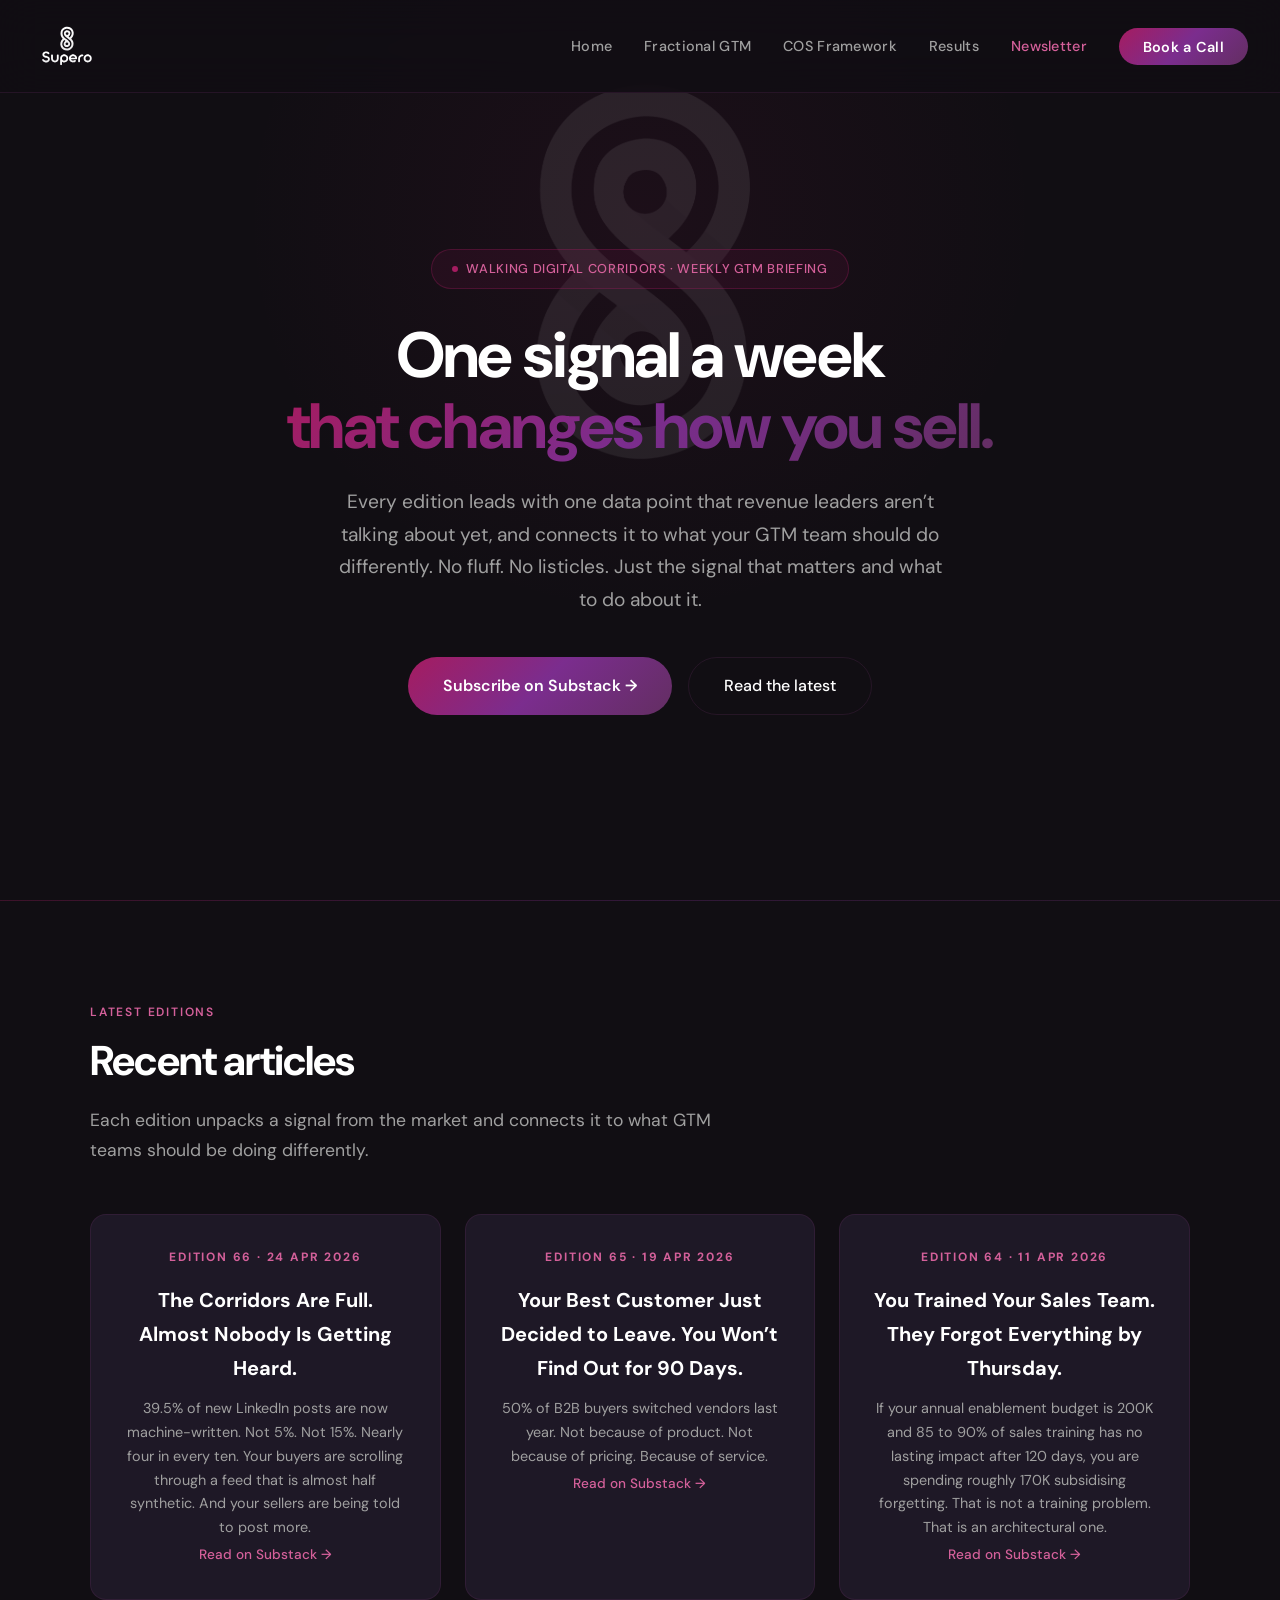
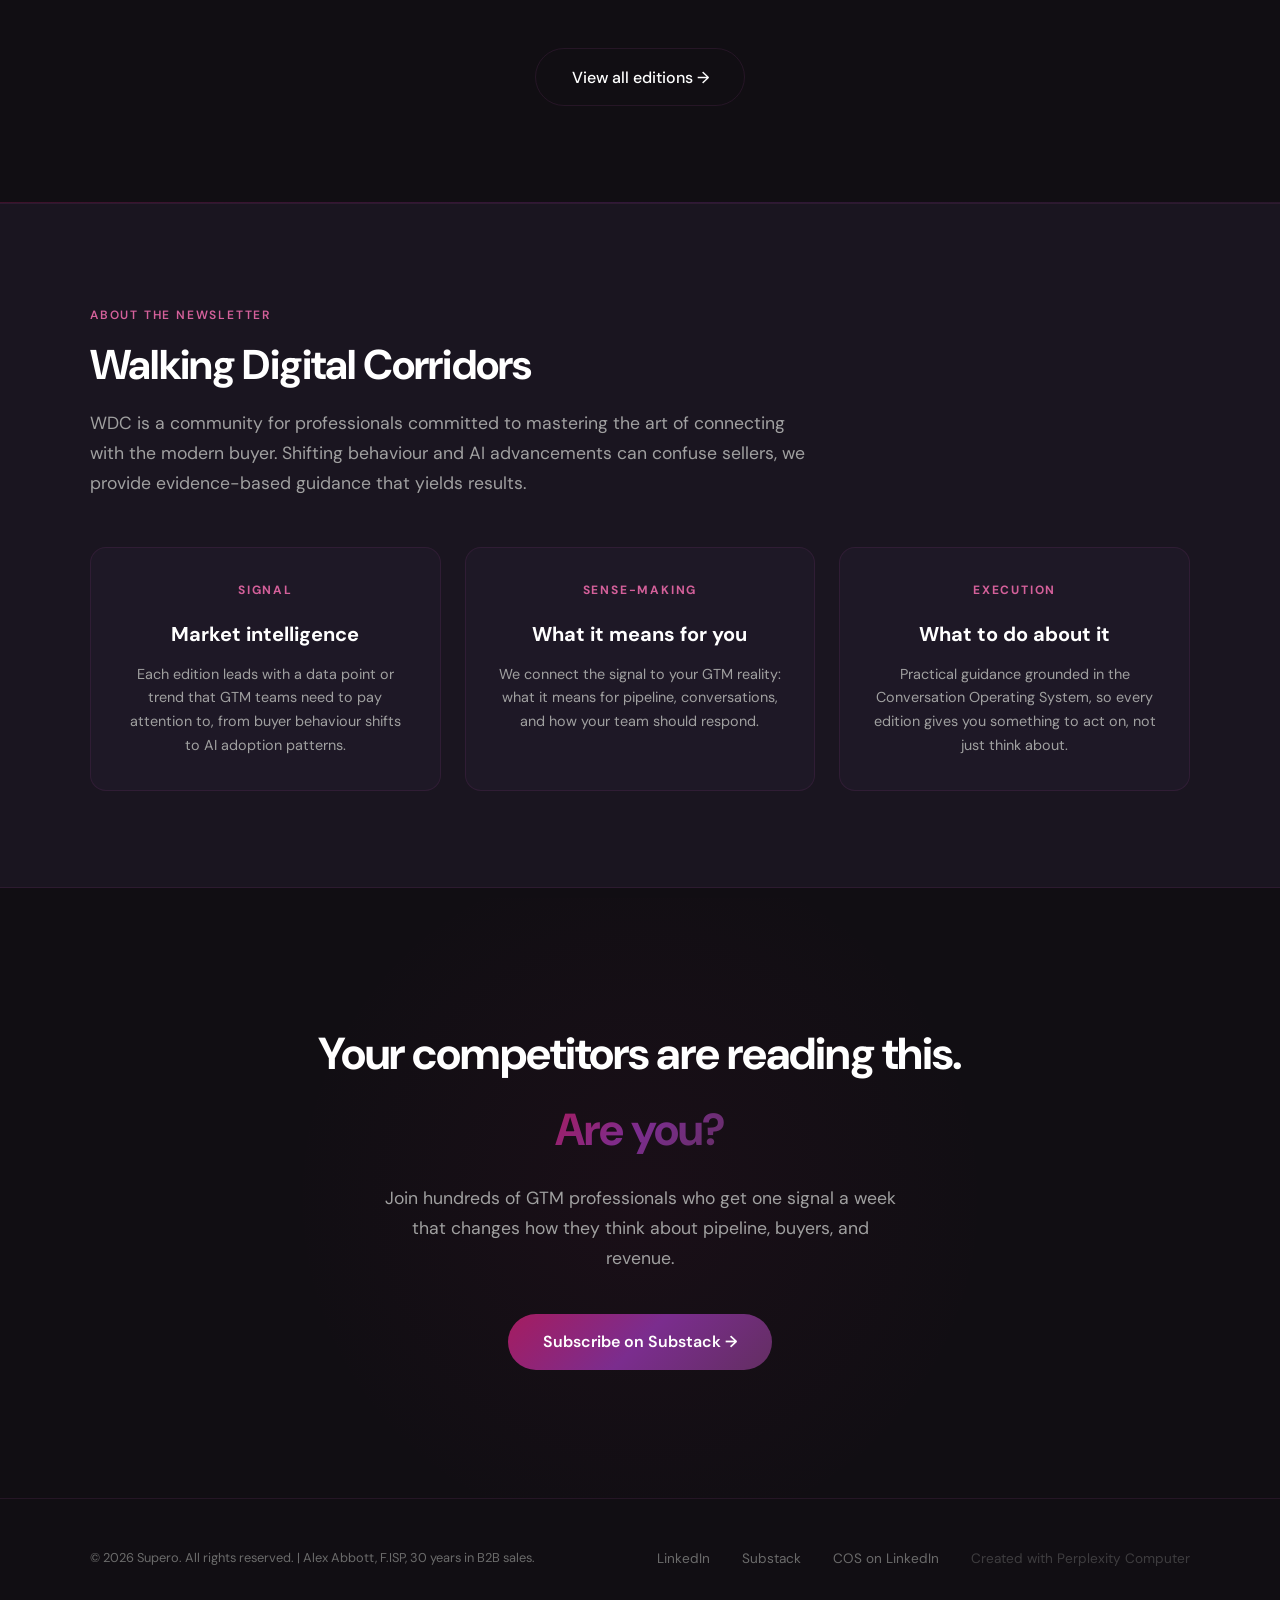
<file: newsletter.html>
<!DOCTYPE html>
<html lang="en">
<head>
    <!--
   ______                            __
  / ____/___  ____ ___  ____  __  __/ /____  _____
 / /   / __ \/ __ `__ \/ __ \/ / / / __/ _ \/ ___/
/ /___/ /_/ / / / / / / /_/ / /_/ / /_/  __/ /
\____/\____/_/ /_/ /_/ .___/\__,_/\__/\___/_/
                    /_/
        Created with Perplexity Computer
        https://www.perplexity.ai/computer
-->
<meta name="generator" content="Perplexity Computer">
<meta name="author" content="Perplexity Computer">
<meta property="og:see_also" content="https://www.perplexity.ai/computer">
<link rel="author" href="https://www.perplexity.ai/computer">
    <meta charset="UTF-8">
    <meta name="viewport" content="width=device-width, initial-scale=1.0">
    <title>Walking Digital Corridors | Supero Newsletter by Alex Abbott</title>
    <meta name="description" content="Walking Digital Corridors, a weekly briefing for GTM teams navigating modern buyer behaviour, social selling, and the digital signals shaping pipeline and revenue.">
    <meta property="og:title" content="Walking Digital Corridors | Supero Newsletter by Alex Abbott">
    <meta property="og:description" content="A weekly GTM briefing for revenue teams navigating modern buyer behaviour, social selling, and the digital signals shaping pipeline and revenue. By Alex Abbott, creator of the Conversation Operating System.">
    <meta property="og:type" content="website">
    <meta property="og:url" content="https://www.supero.social/newsletter">
    <meta name="twitter:card" content="summary_large_image">
    <meta name="twitter:title" content="Walking Digital Corridors | Supero Newsletter by Alex Abbott">
    <meta name="twitter:description" content="A weekly GTM briefing for revenue teams navigating modern buyer behaviour, social selling, and the digital signals shaping pipeline and revenue. By Alex Abbott, creator of the Conversation Operating System.">
    <link rel="canonical" href="https://www.supero.social/newsletter">
    <link rel="icon" type="image/x-icon" href="./assets/favicon.ico">
    <link rel="icon" type="image/png" sizes="32x32" href="./assets/favicon-32.png">
    <link rel="apple-touch-icon" sizes="180x180" href="./assets/favicon-180.png">
    <link rel="preconnect" href="https://fonts.googleapis.com">
    <link rel="preconnect" href="https://fonts.gstatic.com" crossorigin>
    <link href="https://fonts.googleapis.com/css2?family=DM+Sans:ital,opsz,wght@0,9..40,300;0,9..40,400;0,9..40,500;0,9..40,600;0,9..40,700;1,9..40,400&display=swap" rel="stylesheet">
    <link rel="stylesheet" href="./style.css">
<script type="application/ld+json">
{
  "@context": "https://schema.org",
  "@type": "WebPage",
  "name": "Walking Digital Corridors, Supero Newsletter",
  "description": "A weekly GTM briefing by Alex Abbott for revenue teams navigating modern buyer behaviour, social selling, and the digital signals shaping pipeline and revenue.",
  "author": {
    "@type": "Person",
    "name": "Alex Abbott",
    "jobTitle": "Fractional GTM Consultant",
    "honorificSuffix": "F.ISP",
    "url": "https://www.linkedin.com/in/alex-bsg",
    "sameAs": [
      "https://www.linkedin.com/in/alex-bsg",
      "https://beardedsalesguy.substack.com",
      "https://www.linkedin.com/company/cos-by-supero"
    ],
    "knowsAbout": [
      "Go-to-Market Strategy",
      "B2B Sales",
      "Social Selling",
      "Pipeline Development",
      "Revenue Operations",
      "Conversation Operating System",
      "Sales Coaching",
      "Account-Based Marketing",
      "AI-Powered GTM",
      "Fractional CRO"
    ],
    "worksFor": {
      "@type": "Organization",
      "name": "Supero",
      "url": "https://www.supero.social"
    }
  },
  "publisher": {
    "@type": "Organization",
    "name": "Supero",
    "url": "https://www.supero.social"
  },
  "isPartOf": {
    "@type": "CreativeWorkSeries",
    "name": "Walking Digital Corridors",
    "url": "https://beardedsalesguy.substack.com"
  },
  "creator": {
    "@type": "SoftwareApplication",
    "name": "Perplexity Computer",
    "url": "https://www.perplexity.ai/computer"
  }
}
</script>
<!-- Google Analytics GA4 -->
<script async src="https://www.googletagmanager.com/gtag/js?id=G-LZSF43WMJM"></script>
<script>
  window.dataLayer = window.dataLayer || [];
  function gtag(){dataLayer.push(arguments);}
  gtag('js', new Date());
  gtag('config', 'G-LZSF43WMJM');
</script>
</head>
<body>


<div class="sr-only" aria-hidden="false" style="position:absolute;width:1px;height:1px;padding:0;margin:-1px;overflow:hidden;clip:rect(0,0,0,0);white-space:nowrap;border:0;">
Walking Digital Corridors is a weekly newsletter by Alex Abbott, founder of Supero and creator of the Conversation Operating System (COS). It provides a briefing for GTM teams on modern buyer behaviour, social selling, and digital signals shaping pipeline and revenue. Each edition follows a Signal-Sense-making-Execution format: leading with market intelligence, connecting it to GTM reality, and providing practical COS-grounded guidance. Subscribe at beardedsalesguy.substack.com.
</div>

<nav>
    <a href="./index.html" class="nav-logo" aria-label="Supero - Home">
        <svg id="supero-logo" aria-label="Supero" style="height:60px;width:auto;" data-name="Layer 1" xmlns="http://www.w3.org/2000/svg" xmlns:xlink="http://www.w3.org/1999/xlink" version="1.1" viewBox="0 0 791.5 679.3">
  <defs>
    <style>
      .cls-1 {
        fill: none;
      }

      .cls-1, .cls-2, .cls-3, .cls-4, .cls-5, .cls-6, .cls-7, .cls-8, .cls-9 {
        stroke-width: 0px;
      }

      .cls-2 {
        fill: url(#linear-gradient);
      }

      .cls-3 {
        fill: #271442;
        opacity: 0;
      }

      .cls-4 {
        fill: url(#linear-gradient-4);
      }

      .cls-5 {
        fill: url(#linear-gradient-2);
      }

      .cls-6 {
        fill: url(#linear-gradient-3);
      }

      .cls-7 {
        fill: url(#linear-gradient-7);
      }

      .cls-8 {
        fill: url(#linear-gradient-5);
      }

      .cls-9 {
        fill: url(#linear-gradient-6);
      }
    </style>
    <linearGradient id="linear-gradient" x1="384.4" y1="123.4" x2="408.7" y2="388.9" gradientUnits="userSpaceOnUse">
      <stop offset="0" stop-color="#fff"/>
      <stop offset="1" stop-color="#e9e9ea"/>
    </linearGradient>
    <linearGradient id="linear-gradient-2" x1="158.7" y1="456.8" x2="158.7" y2="543.5" xlink:href="#linear-gradient"/>
    <linearGradient id="linear-gradient-3" x1="259" y1="465.9" x2="259" y2="551.9" xlink:href="#linear-gradient"/>
    <linearGradient id="linear-gradient-4" x1="364" y1="480.5" x2="365" y2="571.8" xlink:href="#linear-gradient"/>
    <linearGradient id="linear-gradient-5" x1="464.5" y1="468.7" x2="464.5" y2="560.6" xlink:href="#linear-gradient"/>
    <linearGradient id="linear-gradient-6" x1="552" y1="475.3" x2="552" y2="534.1" xlink:href="#linear-gradient"/>
    <linearGradient id="linear-gradient-7" x1="630.4" y1="471.3" x2="630.4" y2="562.6" xlink:href="#linear-gradient"/>
  </defs>
  <g>
    <path class="cls-1" d="M402.2,251.6c-21.1-15.6-41-30.3-41-53.9s5.8-25.7,17.6-31.9c9.4-4.9,19.2-5,19.3-5,15.2,0,28.1,8.2,33.6,21.4,4.7,11.3,3.1,24-4.2,35.5-2.2,3.4-4.9,6.8-8,10l-4.9,4.9,12.8,9.6,3.3-3.3c18.5-18.5,24.3-41.9,15.7-62.8-8-19.3-26.5-31.2-48.3-31.2-.5,0-13.2.1-25.9,6.5-12.2,6.1-26.8,19.1-26.8,46.3s25.2,50.2,47.4,66.7c20.1,14.9,39.2,29,39.2,50.3s-5.8,25.7-17.6,31.9c-9.4,4.9-19.2,5-19.3,5-15.2,0-28.1-8.2-33.6-21.4-6.1-14.7-1.5-31.7,12.3-45.5l4.3-4.3-12.8-9.6-2.7,2.7c-18.5,18.5-24.3,41.9-15.7,62.8,8,19.3,26.5,31.2,48.3,31.2.5,0,13.2-.1,25.9-6.5,12.2-6.1,26.8-19.1,26.8-46.3s-23.2-46.5-45.6-63.1Z"/>
    <path class="cls-1" d="M395.3,329.7c8.6,0,15.5-6.9,15.5-15.5s-6.9-15.5-15.5-15.5-15.5,6.9-15.5,15.5,6.9,15.5,15.5,15.5Z"/>
    <path class="cls-1" d="M413.3,198c0-.2,0-.5,0-.7,0-.4-.1-.8-.2-1.1,0-.3-.1-.7-.2-1-.1-.4-.2-.9-.4-1.3-.1-.4-.3-.8-.5-1.2-.1-.2-.2-.5-.3-.7-.3-.6-.6-1.1-.9-1.6,0,0,0,0,0,0-1.1-2.4-4.3-6.9-12.2-7-8.7.4-12.3,3.8-13.7,7.4-1.5,2.4-2.4,5.2-2.4,8.3s1.7,8.2,4.6,11c2.8,2.8,6.7,4.6,11,4.6,8.6,0,15.5-6.9,15.5-15.5s0-.7,0-1.1Z"/>
    <g>
      <path class="cls-2" d="M446.5,254.8c24.7-24.7,32.6-58.2,20.6-87.3-11.3-27.4-38.4-45.1-69.1-45.1-3.1,0-19.2.5-36,8.9-24.9,12.5-39.2,36.7-39.2,66.4s11.2,43.8,25.2,58.5c-.5.4-1,.9-1.4,1.4-24.7,24.7-32.6,58.2-20.6,87.3,11.4,27.4,38.4,45.1,69.1,45.1,3.1,0,19.2-.5,36-8.9,24.9-12.5,39.2-36.7,39.2-66.4s-11.8-43.2-26.2-57.6c.8-.7,1.7-1.4,2.4-2.2ZM447.8,314.6c0,27.1-14.6,40.1-26.8,46.3-12.7,6.4-25.4,6.5-25.9,6.5-21.8,0-40.3-12-48.3-31.2-8.6-20.8-2.8-44.3,15.7-62.8l2.7-2.7,12.8,9.6-4.3,4.3c-13.8,13.8-18.3,30.8-12.3,45.5,5.5,13.2,18.3,21.4,33.6,21.4s9.9-.2,19.3-5c11.8-6.1,17.6-16.5,17.6-31.9s-19-35.4-39.2-50.3c-22.2-16.4-47.4-35.1-47.4-66.7s14.6-40.1,26.8-46.3c12.7-6.4,25.4-6.5,25.9-6.5,21.8,0,40.3,12,48.3,31.2,8.6,20.8,2.8,44.3-15.7,62.8l-3.3,3.3h0l-12.8-9.6h0l4.9-4.9c3.2-3.2,5.9-6.5,8-10,7.3-11.5,8.9-24.2,4.2-35.5-5.5-13.2-18.3-21.4-33.6-21.4s-9.9.2-19.3,5c-11.8,6.1-17.6,16.5-17.6,31.9,0,23.6,19.9,38.3,41,53.9,22.4,16.6,45.6,33.7,45.6,63.1ZM379.8,314.2c0-8.6,6.9-15.5,15.5-15.5s15.5,6.9,15.5,15.5-6.9,15.5-15.5,15.5-15.5-6.9-15.5-15.5ZM397.8,214.6c-4.3,0-8.2-1.7-11-4.6-2.8-2.8-4.6-6.7-4.6-11s.9-5.9,2.4-8.3c1.5-3.6,5-7,13.7-7.4,7.9.1,11.1,4.6,12.2,7,0,0,0,0,0,0,.3.5.7,1.1.9,1.6.1.2.2.5.3.7.2.4.3.8.5,1.2.1.4.3.8.4,1.3,0,.3.2.7.2,1,0,.4.1.7.2,1.1,0,.2,0,.5,0,.7,0,.4,0,.7,0,1.1,0,8.6-7,15.5-15.5,15.5Z"/>
      <path class="cls-1" d="M402.2,251.6c-21.1-15.6-41-30.3-41-53.9s5.8-25.7,17.6-31.9c9.4-4.9,19.2-5,19.3-5,15.2,0,28.1,8.2,33.6,21.4,4.7,11.3,3.1,24-4.2,35.5-2.2,3.4-4.9,6.8-8,10l-4.9,4.9,12.8,9.6,3.3-3.3c18.5-18.5,24.3-41.9,15.7-62.8-8-19.3-26.5-31.2-48.3-31.2-.5,0-13.2.1-25.9,6.5-12.2,6.1-26.8,19.1-26.8,46.3s25.2,50.2,47.4,66.7c20.1,14.9,39.2,29,39.2,50.3s-5.8,25.7-17.6,31.9c-9.4,4.9-19.2,5-19.3,5-15.2,0-28.1-8.2-33.6-21.4-6.1-14.7-1.5-31.7,12.3-45.5l4.3-4.3-12.8-9.6-2.7,2.7c-18.5,18.5-24.3,41.9-15.7,62.8,8,19.3,26.5,31.2,48.3,31.2.5,0,13.2-.1,25.9-6.5,12.2-6.1,26.8-19.1,26.8-46.3s-23.2-46.5-45.6-63.1Z"/>
      <path class="cls-1" d="M410.8,314.2c0-8.6-6.9-15.5-15.5-15.5s-15.5,6.9-15.5,15.5,6.9,15.5,15.5,15.5,15.5-6.9,15.5-15.5Z"/>
      <path class="cls-1" d="M413.3,198c0-.2,0-.5,0-.7,0-.4-.1-.8-.2-1.1,0-.3-.1-.7-.2-1-.1-.4-.2-.9-.4-1.3-.1-.4-.3-.8-.5-1.2-.1-.2-.2-.5-.3-.7-.3-.6-.6-1.1-.9-1.6,0,0,0,0,0,0-1.1-2.4-4.3-6.9-12.2-7-8.7.4-12.3,3.8-13.7,7.4-1.5,2.4-2.4,5.2-2.4,8.3s1.7,8.2,4.6,11c2.8,2.8,6.7,4.6,11,4.6,8.6,0,15.5-6.9,15.5-15.5s0-.7,0-1.1Z"/>
    </g>
  </g>
  <g>
    <path class="cls-1" d="M412.4,193.8c.1.4.3.8.4,1.3-.1-.4-.2-.9-.4-1.3Z"/>
    <path class="cls-1" d="M411.6,192c.1.2.2.5.3.7-.1-.2-.2-.5-.3-.7Z"/>
    <path class="cls-1" d="M410.8,314.2c0-8.6-6.9-15.5-15.5-15.5s-15.5,6.9-15.5,15.5,6.9,15.5,15.5,15.5,15.5-6.9,15.5-15.5Z"/>
    <path class="cls-1" d="M402.2,251.6c-21.1-15.6-41-30.3-41-53.9s5.8-25.7,17.6-31.9c9.4-4.9,19.2-5,19.3-5,15.2,0,28.1,8.2,33.6,21.4,6.1,14.7,1.5,31.7-12.3,45.5l-5.6,5.6,11.2,11.2,5.6-5.6c18.5-18.5,24.3-41.9,15.7-62.8-8-19.3-26.5-31.2-48.3-31.2-.5,0-13.2.1-25.9,6.5-12.2,6.1-26.8,19.1-26.8,46.3s25.2,50.2,47.4,66.7c20.1,14.9,39.2,29,39.2,50.3s-5.8,25.7-17.6,31.9c-9.4,4.9-19.2,5-19.3,5-15.2,0-28.1-8.2-33.6-21.4-6.1-14.7-1.5-31.7,12.3-45.5l5.6-5.6-11.2-11.2-5.6,5.6c-18.5,18.5-24.3,41.9-15.7,62.8,8,19.3,26.5,31.2,48.3,31.2.5,0,13.2-.1,25.9-6.5,12.2-6.1,26.8-19.1,26.8-46.3s-23.2-46.5-45.6-63.1Z"/>
    <path class="cls-1" d="M397.8,183.5c5.4,0,10.1,2.7,12.9,6.8,0,0,0,0,0,0-1.1-2.4-4.3-6.9-12.2-7-8.7.4-12.3,3.8-13.7,7.4,2.8-4.3,7.6-7.2,13.1-7.2Z"/>
    <path class="cls-1" d="M413.1,196.1c0,.4.1.7.2,1.1,0-.4-.1-.8-.2-1.1Z"/>
    <path class="cls-1" d="M397.8,214.5c-4.3,0-8.2-1.7-11-4.5,2.8,2.8,6.7,4.6,11,4.6,8.6,0,15.5-6.9,15.5-15.5s0-.7,0-1.1c0,.3,0,.7,0,1,0,8.6-7,15.5-15.5,15.5Z"/>
  </g>
  <g>
    <path class="cls-5" d="M160.1,473.4c-6.1-1.1-11.8-2.7-16.9-4.6-5.1-1.9-9.5-4.3-13.2-7.3-3.7-2.9-6.6-6.4-8.7-10.4-2.1-4-3.1-8.7-3.1-13.9s1.1-10.3,3.4-14.7c2.2-4.4,5.2-8.2,9-11.4,3.7-3.2,8.1-5.7,13-7.4,5-1.8,10.1-2.6,15.5-2.6s7.5.4,11.2,1.1c3.7.8,7.1,1.9,10.4,3.4,3.3,1.5,6.2,3.4,8.9,5.6,2.7,2.2,4.9,4.9,6.6,7.9.6,1,.9,1.9,1,3,0,1,0,2-.2,3-.2,1-.6,1.9-1.1,2.7-.5.9-1,1.6-1.7,2.2-1.7,1.7-4,2.6-6.8,2.6s-2.1-.1-3.1-.4c-1.1-.3-2.1-.8-3-1.5-1.7-1.5-3.4-2.8-4.9-3.9-1.5-1.1-3.1-2-4.8-2.7-1.7-.7-3.4-1.2-5.4-1.6-1.9-.4-4.2-.5-6.8-.5s-5.6.4-8,1.1c-2.5.7-4.6,1.7-6.5,3.1-1.8,1.3-3.3,2.9-4.3,4.8-1.1,1.9-1.6,3.9-1.6,6.2s.7,4.9,2.1,6.6c1.4,1.7,3.4,3.2,5.8,4.4,2.5,1.2,5.4,2.2,8.8,3,3.4.8,7,1.6,10.9,2.4,4.5,1.1,8.8,2.6,13.1,4.3,4.2,1.7,8,3.9,11.4,6.6,3.3,2.7,6,6,8,9.8,2,3.9,3,8.5,3,13.8s-1.1,10.3-3.3,14.9c-2.2,4.6-5.3,8.6-9.1,12-3.9,3.4-8.5,6.1-13.8,8-5.3,1.9-10.9,2.9-17,2.9s-9.5-.6-13.9-1.9c-4.4-1.2-8.4-2.9-12.1-5.1-3.7-2.1-6.9-4.7-9.6-7.6-2.7-2.9-4.9-6-6.4-9.2-.8-1.7-1.3-3.2-1.4-4.7,0-1.5,0-2.8.5-4,.4-1.2,1.1-2.3,2-3.2.9-.9,1.8-1.7,2.9-2.3,1.7-.9,3.2-1.3,4.7-1.3,3.1,0,6.3,2.1,9.6,6.2,2.7,3.9,6.1,6.9,10.2,9.1,4.1,2.1,8.9,3.2,14.4,3.2s5.3-.4,7.9-1.1c2.6-.7,4.9-1.7,6.9-3.1,2-1.4,3.7-3,4.9-5,1.2-2,1.9-4.2,1.9-6.8s-.6-5.1-1.9-6.8c-1.3-1.8-2.9-3.2-4.9-4.3-2-1.1-4.3-1.9-6.8-2.6-2.5-.6-5-1.2-7.5-1.8Z"/>
    <path class="cls-6" d="M236.8,481.5c0,3.3.6,6.3,1.8,9.1,1.2,2.8,2.8,5.3,4.9,7.4,2.1,2.1,4.5,3.8,7.4,5,2.8,1.2,5.9,1.8,9.2,1.8s6.3-.6,8.9-1.9c2.6-1.2,4.8-2.9,6.7-5.1,1.8-2.1,3.2-4.6,4.2-7.5,1-2.9,1.5-5.9,1.5-9.2v-35.5c0-1.5.3-2.8.9-4.1.6-1.2,1.4-2.3,2.3-3.3,1-.9,2.1-1.7,3.4-2.2,1.3-.5,2.6-.8,4-.8s2.8.3,4,.8c1.2.5,2.3,1.3,3.2,2.2.9.9,1.6,2,2.2,3.3.5,1.2.8,2.6.8,4.1v35.2c0,6.1-1,11.9-3.1,17.3-2.1,5.4-5,10.2-8.7,14.2-3.7,4.1-8.1,7.3-13.3,9.6-5.2,2.4-10.8,3.5-17,3.5s-11.9-1.2-17.2-3.5c-5.3-2.3-10-5.5-13.9-9.5-4-4-7.1-8.7-9.4-14.1-2.3-5.4-3.4-11.1-3.4-17.2v-35.6c0-1.5.3-2.8.8-4.1.5-1.2,1.3-2.3,2.2-3.3.9-.9,2-1.7,3.3-2.2,1.3-.5,2.6-.8,4-.8s2.7.3,4,.8c1.3.5,2.4,1.3,3.4,2.2,1,.9,1.7,2,2.3,3.3.5,1.2.8,2.6.8,4.1v35.7Z"/>
    <path class="cls-4" d="M318.7,480c0-6.3,1.2-12.2,3.6-17.8,2.4-5.5,5.7-10.4,9.9-14.5,4.2-4.2,9-7.4,14.5-9.8,5.5-2.4,11.4-3.6,17.7-3.6s12.3,1.2,17.8,3.6c5.6,2.4,10.4,5.7,14.5,9.8,4.1,4.2,7.4,9,9.7,14.5,2.4,5.5,3.5,11.4,3.5,17.8s-1.2,12.2-3.5,17.7c-2.4,5.6-5.6,10.4-9.7,14.6-4.1,4.2-9,7.4-14.5,9.8-5.6,2.4-11.5,3.6-17.8,3.6s-9-.7-13.2-2c-4.2-1.3-8.1-3.1-11.7-5.5v27.9c0,1.5-.2,3-.7,4.3-.5,1.3-1.2,2.4-2.1,3.4-.9,1-2,1.7-3.2,2.3-1.2.6-2.6.9-4.2.9s-2.8-.3-4.1-.9-2.4-1.3-3.4-2.3c-1-1-1.7-2.1-2.3-3.4-.6-1.3-.9-2.7-.9-4.3v-66.1ZM339.5,480c0,3.4.7,6.6,2,9.6,1.3,3,3.1,5.7,5.4,8,2.3,2.3,4.9,4.1,7.9,5.4,3,1.3,6.2,2,9.7,2s6.7-.7,9.7-2c3-1.3,5.7-3.1,7.9-5.4,2.2-2.3,4-4.9,5.3-8,1.3-3,1.9-6.2,1.9-9.6s-.6-6.7-1.9-9.7c-1.3-3-3-5.7-5.3-7.9-2.2-2.2-4.9-4-7.9-5.3-3-1.3-6.3-2-9.7-2s-6.6.7-9.6,2c-3,1.3-5.7,3.1-8,5.3-2.3,2.2-4.1,4.9-5.4,7.9-1.3,3-2,6.3-2,9.7Z"/>
    <path class="cls-8" d="M441.7,489.3c.8,2.4,2,4.5,3.5,6.5,1.5,1.9,3.2,3.6,5.2,5,2,1.4,4.2,2.4,6.5,3.2,2.4.7,4.9,1.1,7.5,1.1,6.6,0,11.8-1.7,15.5-5.2,1.3-.9,2.5-1.5,3.7-2,1.2-.4,2.4-.6,3.4-.6,1.8,0,3.4.5,4.8,1.4,1.4.9,2.6,2.1,3.4,3.6.6,1,1.1,2.1,1.4,3.3.3,1.2.4,2.4.2,3.6-.2,1.2-.5,2.4-1.1,3.6-.6,1.2-1.5,2.3-2.7,3.2-1.4,1.3-3,2.5-4.8,3.7-1.8,1.2-3.9,2.2-6.2,3.1-2.3.9-5,1.6-7.9,2.2-2.9.5-6.2.8-9.8.8-6.3,0-12.3-1.2-17.8-3.6-5.6-2.4-10.4-5.7-14.6-9.8-4.2-4.2-7.4-9-9.9-14.5-2.4-5.5-3.6-11.4-3.6-17.8s1.2-12.3,3.6-17.8c2.4-5.6,5.7-10.4,9.9-14.5,4.2-4.1,9-7.4,14.6-9.8,5.6-2.4,11.5-3.6,17.8-3.6s12.2,1.2,17.7,3.5c5.5,2.4,10.4,5.6,14.6,9.6,4.2,4.1,7.5,8.8,10,14.3,2.5,5.5,3.7,11.4,3.8,17.6,0,2.9-.9,5.3-2.8,7.1-1.9,1.8-4.4,2.7-7.4,2.7h-58.4ZM489,472c-.7-2.6-1.8-5-3.3-7.1-1.5-2.1-3.3-3.9-5.4-5.4-2.1-1.5-4.5-2.6-7.1-3.4-2.6-.8-5.4-1.1-8.3-1.1s-5.7.4-8.3,1.2c-2.6.8-4.9,1.9-7,3.4-2.1,1.5-3.9,3.3-5.3,5.4-1.5,2.1-2.6,4.4-3.3,6.9h48Z"/>
    <path class="cls-9" d="M543.4,514.3c0,1.4-.3,2.7-.8,4-.5,1.3-1.2,2.4-2.2,3.3-.9.9-2,1.6-3.2,2.2-1.2.5-2.5.8-3.9.8s-2.9-.3-4.2-.8c-1.3-.5-2.4-1.3-3.4-2.2-1-.9-1.7-2-2.3-3.3-.6-1.3-.9-2.6-.9-4v-30.9c0-6.6,1.3-12.8,3.8-18.6,2.5-5.8,6-10.9,10.3-15.2,4.3-4.3,9.4-7.8,15.2-10.3,5.8-2.5,12-3.8,18.5-3.8h.2c3.4,0,6.1,1,8,2.9,1.9,1.9,2.8,4.4,2.8,7.4s-.3,2.8-.9,4.1c-.6,1.3-1.4,2.4-2.3,3.3-1,.9-2.1,1.7-3.4,2.2-1.3.5-2.7.8-4.2.8h-.2c-3.6,0-7.1.7-10.4,2.1-3.3,1.4-6.1,3.3-8.6,5.7-2.4,2.4-4.4,5.3-5.8,8.5s-2.2,6.7-2.2,10.4v31.2Z"/>
    <path class="cls-7" d="M584.8,480c0-6.3,1.2-12.2,3.6-17.8,2.4-5.5,5.7-10.4,9.9-14.5,4.2-4.2,9-7.4,14.5-9.8,5.5-2.4,11.4-3.6,17.7-3.6s12.3,1.2,17.8,3.6c5.6,2.4,10.4,5.7,14.5,9.8,4.1,4.2,7.4,9,9.7,14.5,2.4,5.5,3.5,11.4,3.5,17.8s-1.2,12.2-3.5,17.7c-2.4,5.6-5.6,10.4-9.7,14.6-4.1,4.2-9,7.4-14.5,9.8-5.6,2.4-11.5,3.6-17.8,3.6s-12.2-1.2-17.7-3.6c-5.5-2.4-10.4-5.7-14.5-9.8-4.2-4.2-7.4-9-9.9-14.6-2.4-5.6-3.6-11.5-3.6-17.7ZM605.6,480c0,3.4.7,6.6,2,9.6,1.3,3,3.1,5.7,5.4,8,2.3,2.3,4.9,4.1,7.9,5.4,3,1.3,6.2,2,9.7,2s6.7-.7,9.7-2c3-1.3,5.7-3.1,7.9-5.4,2.2-2.3,4-4.9,5.3-8,1.3-3,1.9-6.2,1.9-9.6s-.6-6.7-1.9-9.7c-1.3-3-3-5.7-5.3-7.9-2.2-2.2-4.9-4-7.9-5.3-3-1.3-6.3-2-9.7-2s-6.6.7-9.6,2c-3,1.3-5.7,3.1-8,5.3-2.3,2.2-4.1,4.9-5.4,7.9-1.3,3-2,6.3-2,9.7Z"/>
  </g>
  <path class="cls-3" d="M365.2,270.7c-6.2-4.8-12-9.1-17.2-14.6,0,0-7.5,6.5-12.7,14.9h0c5,5.3,10.9,10.2,17,15,0,0,1.4-2.4,3.6-5.2,2.7-3.6,6.6-7.4,9.1-10"/>
  <path class="cls-3" d="M378,280.3c10.6,7.8,20.2,14.8,26,21,0,0-10.8-7.7-20.7,3-1.9,2.1-2.8,5-2.8,5,0,0-7.9-8.1-15.5-13.8,0,0,1.3-2.2,3.7-5.3,2.3-3,5.9-6.7,9.3-9.9"/>
  <path class="cls-3" d="M427.4,242.1c6.2,4.8,11.6,9.4,16.7,14.9,0,0,8-6.9,13.2-14.9l-.2-.3c-5-5.3-10.6-10-16.7-14.7,0,0-1.5,2.3-3.7,5.1-2.7,3.6-6.9,7.6-9.4,10.2"/>
  <path class="cls-3" d="M414.6,232.6c-10.6-7.8-20.2-14.8-26-21,0,0,10.5,8.2,21-2.5,2-2,2.9-5,2.9-5,0,0,7.4,7.8,15,13.5,0,0-1.4,2.6-3.9,5.6-2.5,2.9-5.6,6.3-9,9.5"/>
</svg>
    </a>
    <ul class="nav-links" id="navLinks">
        <li><a href="./index.html">Home</a></li>
        <li><a href="./fractional-gtm.html">Fractional GTM</a></li>
        <li><a href="./cos-framework.html">COS Framework</a></li>
        <li><a href="./results.html">Results</a></li>
        <li><a href="./newsletter.html" style="color: #D4609A;">Newsletter</a></li>
        <li><a href="https://calendly.com/alex_abbott/chat-with-alex" target="_blank" rel="noopener noreferrer" class="nav-cta">Book a Call</a></li>
    </ul>
    <button class="hamburger" id="hamburger" aria-label="Toggle navigation" onclick="document.getElementById('navLinks').classList.toggle('active')">
        <span></span><span></span><span></span>
    </button>
</nav>

<section class="hero" id="top">
<img src="./assets/supero-s-brand.svg" alt="" aria-hidden="true" style="position:absolute; top:8%; left:50%; transform:translateX(-50%); height:50%; max-height:400px; opacity:0.08; pointer-events:none; z-index:0;">
<div class="hero-content fade-up" style="position:relative; z-index:1;">
<div class="hero-badge">Walking Digital Corridors · Weekly GTM Briefing</div>
<h1>One signal a week<br><span class="gradient-text">that changes how you sell.</span></h1>
<p class="hero-sub">Every edition leads with one data point that revenue leaders aren’t talking about yet, and connects it to what your GTM team should do differently. No fluff. No listicles. Just the signal that matters and what to do about it.</p>
<div class="hero-ctas">
<a href="https://beardedsalesguy.substack.com" target="_blank" rel="noopener" class="btn-primary">Subscribe on Substack →</a>
<a href="#latest" class="btn-secondary">Read the latest</a>
</div>
</div>
</section>

<div class="gradient-line"></div>

<section id="latest">
<div class="container fade-up">
<span class="section-label">Latest Editions</span>
<h2 class="section-title">Recent articles</h2>
<p class="section-subtitle">Each edition unpacks a signal from the market and connects it to what GTM teams should be doing differently.</p>

<div class="how-grid" style="margin-top:3rem;">

<a href="https://beardedsalesguy.substack.com/p/the-corridors-are-full-almost-nobody" target="_blank" rel="noopener noreferrer" class="how-card" style="text-decoration:none; cursor:pointer; transition: border-color 0.3s ease;">
<div class="how-number">Edition 66 · 24 Apr 2026</div>
<h3 style="color:var(--text-primary);">The Corridors Are Full. Almost Nobody Is Getting Heard.</h3>
<p>39.5% of new LinkedIn posts are now machine-written. Not 5%. Not 15%. Nearly four in every ten. Your buyers are scrolling through a feed that is almost half synthetic. And your sellers are being told to post more.</p>
<span style="color: #D4609A; font-size:0.85rem; font-weight:500; margin-top:auto; display:inline-block;">Read on Substack →</span>
</a>

<a href="https://beardedsalesguy.substack.com/p/your-best-customer-just-decided-to" target="_blank" rel="noopener noreferrer" class="how-card" style="text-decoration:none; cursor:pointer; transition: border-color 0.3s ease;">
<div class="how-number">Edition 65 · 19 Apr 2026</div>
<h3 style="color:var(--text-primary);">Your Best Customer Just Decided to Leave. You Won’t Find Out for 90 Days.</h3>
<p>50% of B2B buyers switched vendors last year. Not because of product. Not because of pricing. Because of service.</p>
<span style="color: #D4609A; font-size:0.85rem; font-weight:500; margin-top:auto; display:inline-block;">Read on Substack →</span>
</a>

<a href="https://beardedsalesguy.substack.com/p/you-trained-your-sales-team-they" target="_blank" rel="noopener noreferrer" class="how-card" style="text-decoration:none; cursor:pointer; transition: border-color 0.3s ease;">
<div class="how-number">Edition 64 · 11 Apr 2026</div>
<h3 style="color:var(--text-primary);">You Trained Your Sales Team. They Forgot Everything by Thursday.</h3>
<p>If your annual enablement budget is 200K and 85 to 90% of sales training has no lasting impact after 120 days, you are spending roughly 170K subsidising forgetting. That is not a training problem. That is an architectural one.</p>
<span style="color: #D4609A; font-size:0.85rem; font-weight:500; margin-top:auto; display:inline-block;">Read on Substack →</span>
</a>





</div>

<div style="text-align:center; margin-top:3rem;">
<a href="https://beardedsalesguy.substack.com/archive" target="_blank" rel="noopener noreferrer" class="btn-secondary">View all editions →</a>
</div>
</div>
</section>

<div class="gradient-line"></div>

<section class="cos-section" id="about-wdc">
<div class="container fade-up">
<span class="section-label">About the Newsletter</span>
<h2 class="section-title">Walking Digital Corridors</h2>
<p class="section-subtitle" style="max-width:720px;">WDC is a community for professionals committed to mastering the art of connecting with the modern buyer. Shifting behaviour and AI advancements can confuse sellers, we provide evidence-based guidance that yields results.</p>

<div class="how-grid" style="margin-top:3rem;">
<div class="how-card">
<div class="how-number">Signal</div>
<h3>Market intelligence</h3>
<p>Each edition leads with a data point or trend that GTM teams need to pay attention to, from buyer behaviour shifts to AI adoption patterns.</p>
</div>
<div class="how-card">
<div class="how-number">Sense-making</div>
<h3>What it means for you</h3>
<p>We connect the signal to your GTM reality: what it means for pipeline, conversations, and how your team should respond.</p>
</div>
<div class="how-card">
<div class="how-number">Execution</div>
<h3>What to do about it</h3>
<p>Practical guidance grounded in the Conversation Operating System, so every edition gives you something to act on, not just think about.</p>
</div>
</div>
</div>
</section>

<section class="final-cta" id="cta">
<div class="container fade-up">
<h2>Your competitors are reading this.<br><span style="background: var(--brand-gradient); -webkit-background-clip: text; -webkit-text-fill-color: transparent; background-clip: text;">Are you?</span></h2>
<p>Join hundreds of GTM professionals who get one signal a week that changes how they think about pipeline, buyers, and revenue.</p>
<a href="https://beardedsalesguy.substack.com" target="_blank" rel="noopener" class="btn-primary">Subscribe on Substack →</a>
</div>
</section>

<footer>
    <div class="footer-content">
        <p>&copy; 2026 Supero. All rights reserved. | Alex Abbott, F.ISP, 30 years in B2B sales.</p>
        <div class="footer-links">
            <a href="https://www.linkedin.com/in/alex-bsg" target="_blank" rel="noopener noreferrer">LinkedIn</a>
            <a href="https://beardedsalesguy.substack.com" target="_blank" rel="noopener noreferrer">Substack</a>
            <a href="https://www.linkedin.com/company/cos-by-supero" target="_blank" rel="noopener noreferrer">COS on LinkedIn</a>
            <a href="https://www.perplexity.ai/computer" target="_blank" rel="noopener noreferrer" style="opacity: 0.5;">Created with Perplexity Computer</a>
        </div>
    </div>
</footer>

<script>
const observer = new IntersectionObserver((entries) => {
    entries.forEach(entry => { if (entry.isIntersecting) entry.target.classList.add('visible'); });
}, { threshold: 0.1, rootMargin: '0px 0px -50px 0px' });

document.querySelectorAll('.fade-up').forEach(el => observer.observe(el));

document.querySelectorAll('a[href^="#"]').forEach(anchor => {
    anchor.addEventListener('click', function(e) {
        if (this.getAttribute('href') === '#') return;
        e.preventDefault();
        const target = document.querySelector(this.getAttribute('href'));
        if (target) {
            target.scrollIntoView({ behavior: 'smooth', block: 'start' });
            const navLinks = document.getElementById('navLinks');
            if (navLinks) navLinks.classList.remove('active');
        }
    });
});

window.addEventListener('scroll', () => {
    const nav = document.querySelector('nav');
    if (nav) nav.style.background = window.scrollY > 50 ? 'rgba(17, 14, 19, 0.95)' : 'rgba(17, 14, 19, 0.85)';
});
</script>

</body>
</html>
</file>
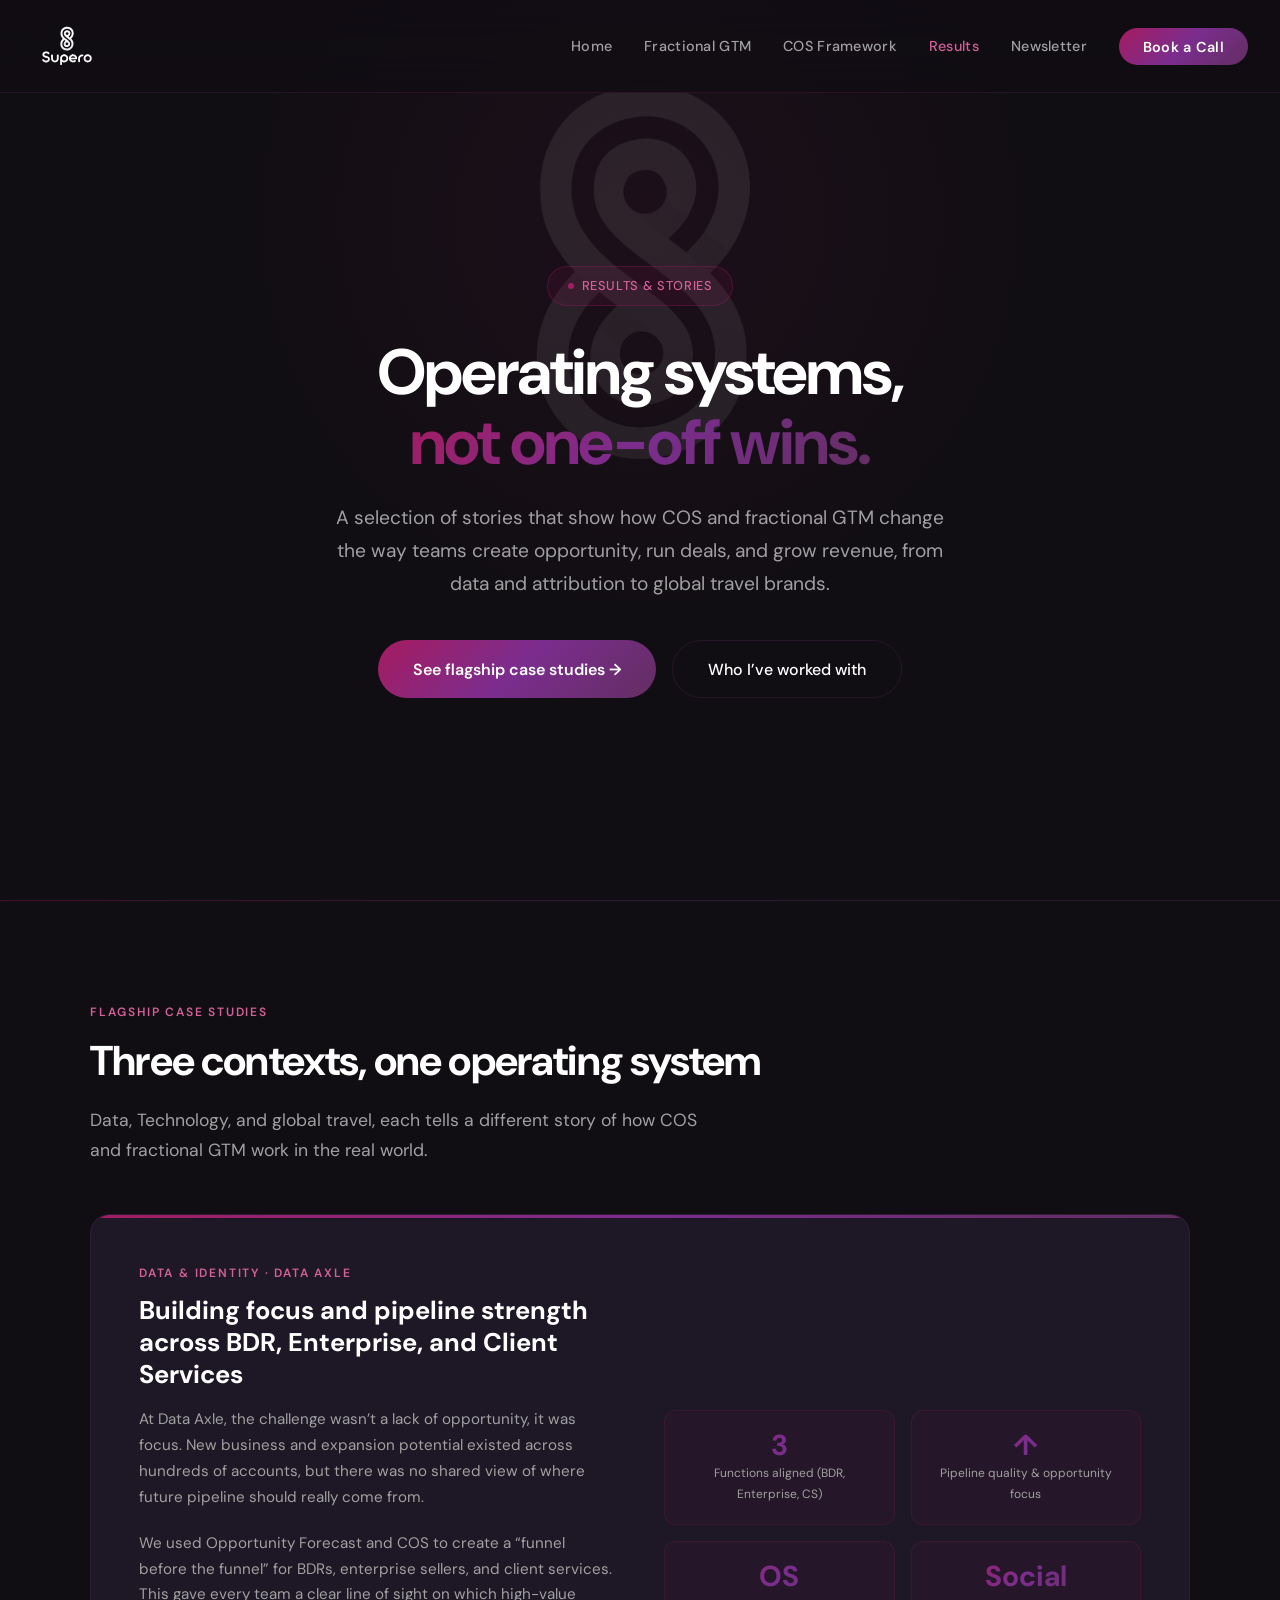
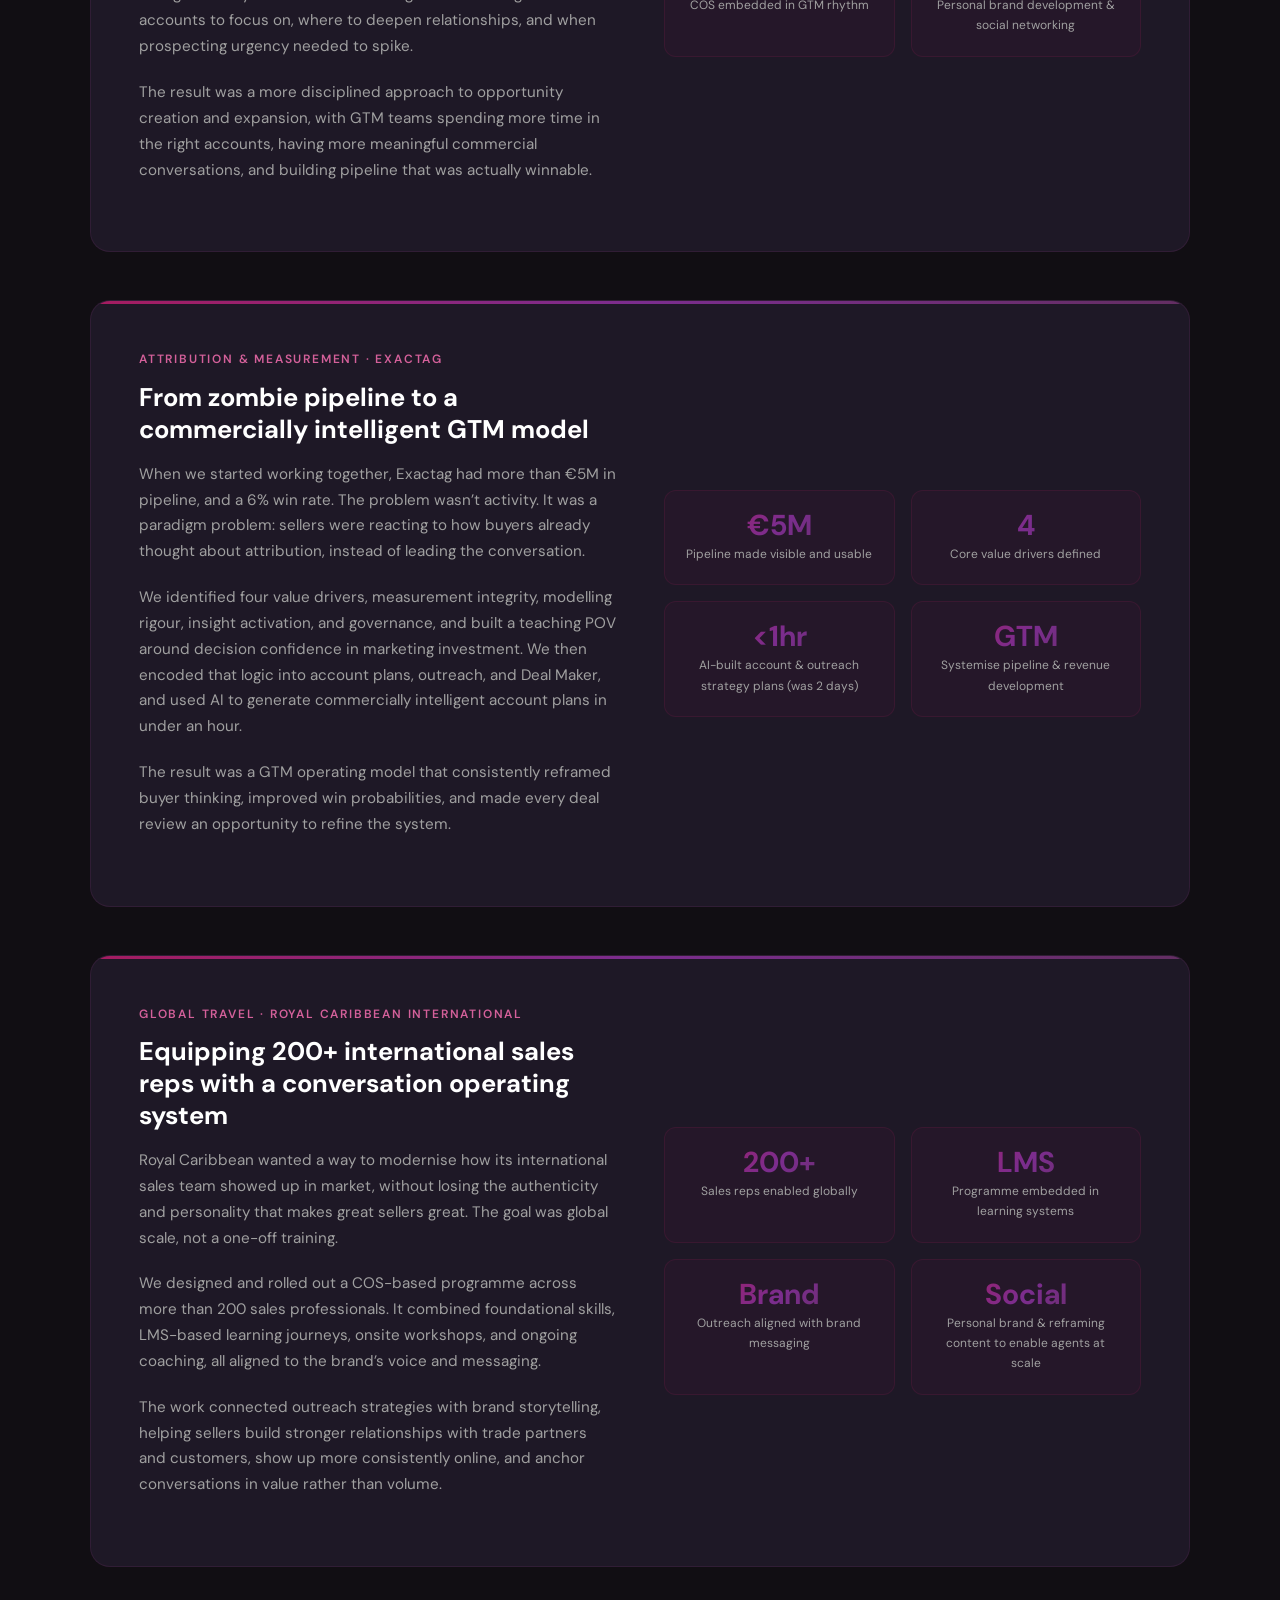
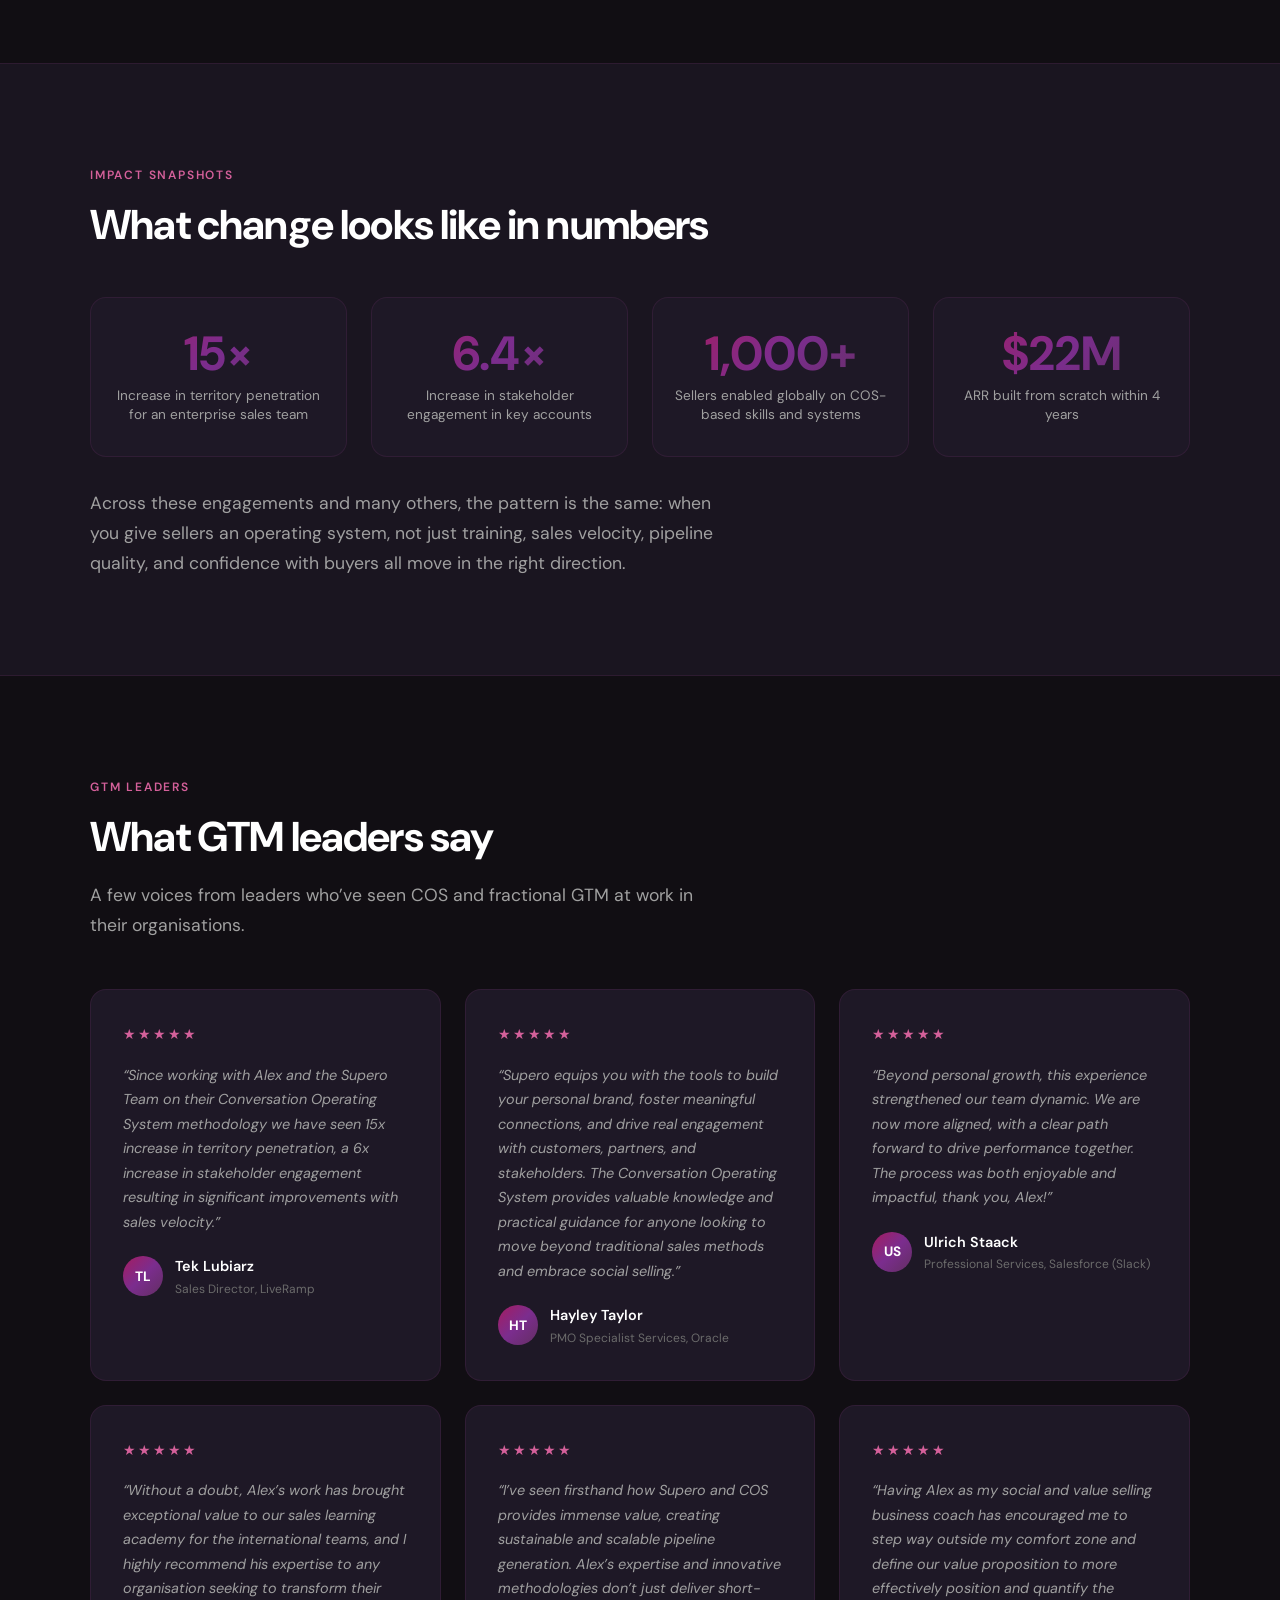
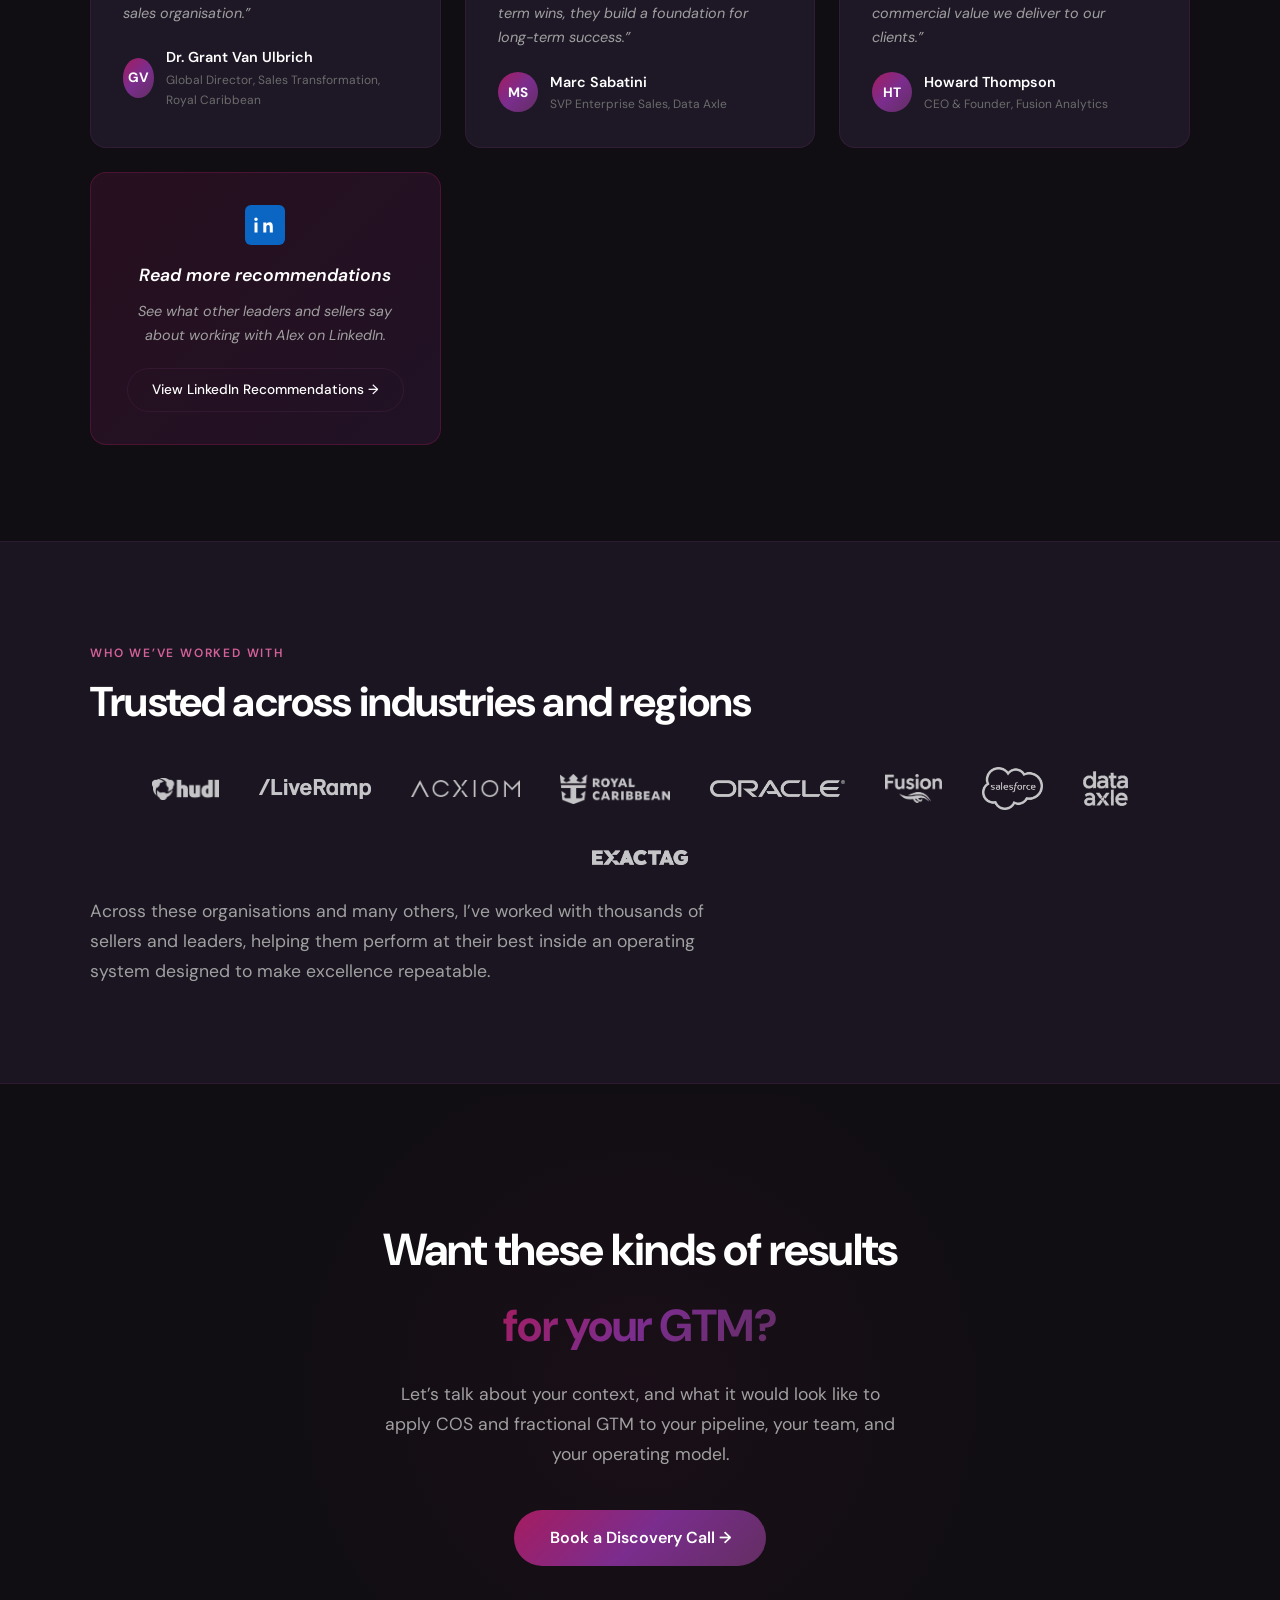
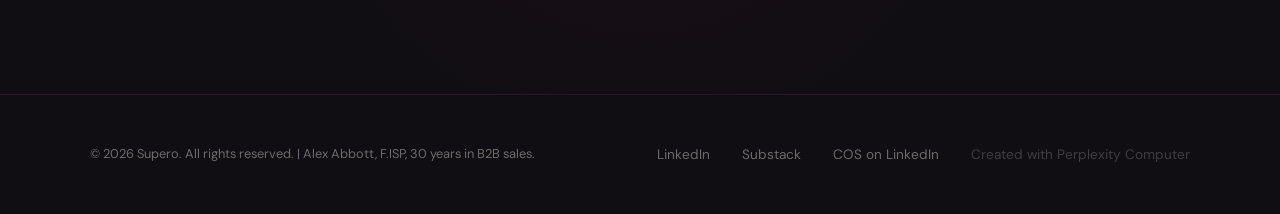
<file: results.html>
<!DOCTYPE html>
<html lang="en">
<head>
    <!--
   ______                            __
  / ____/___  ____ ___  ____  __  __/ /____  _____
 / /   / __ \/ __ `__ \/ __ \/ / / / __/ _ \/ ___/
/ /___/ /_/ / / / / / / /_/ / /_/ / /_/  __/ /
\____/\____/_/ /_/ /_/ .___/\__,_/\__/\___/_/
                    /_/
        Created with Perplexity Computer
        https://www.perplexity.ai/computer
-->
<meta name="generator" content="Perplexity Computer">
<meta name="author" content="Perplexity Computer">
<meta property="og:see_also" content="https://www.perplexity.ai/computer">
<link rel="author" href="https://www.perplexity.ai/computer">
    <meta charset="UTF-8">
    <meta name="viewport" content="width=device-width, initial-scale=1.0">
    <title>Results & Stories | Supero</title>
    <meta name="description" content="Selected results and stories from Supero and Alex Abbott. Data Axle, Exactag, Royal Caribbean and more.">
    <meta property="og:title" content="Results & Client Stories | Supero GTM Consulting">
    <meta property="og:description" content="Proven results from Supero's fractional GTM consulting: 15x territory penetration, 6.4x stakeholder engagement, 1,000+ sellers enabled. Case studies from Data Axle, Exactag, and Royal Caribbean.">
    <meta property="og:type" content="website">
    <meta property="og:url" content="https://www.supero.social/results">
    <meta name="twitter:card" content="summary_large_image">
    <meta name="twitter:title" content="Results & Client Stories | Supero GTM Consulting">
    <meta name="twitter:description" content="Proven results from Supero's fractional GTM consulting: 15x territory penetration, 6.4x stakeholder engagement, 1,000+ sellers enabled. Case studies from Data Axle, Exactag, and Royal Caribbean.">
    <link rel="canonical" href="https://www.supero.social/results">
    <link rel="icon" type="image/x-icon" href="./assets/favicon.ico">
    <link rel="icon" type="image/png" sizes="32x32" href="./assets/favicon-32.png">
    <link rel="apple-touch-icon" sizes="180x180" href="./assets/favicon-180.png">
    <link rel="preconnect" href="https://fonts.googleapis.com">
    <link rel="preconnect" href="https://fonts.gstatic.com" crossorigin>
    <link href="https://fonts.googleapis.com/css2?family=DM+Sans:ital,opsz,wght@0,9..40,300;0,9..40,400;0,9..40,500;0,9..40,600;0,9..40,700;1,9..40,400&display=swap" rel="stylesheet">
    <link rel="stylesheet" href="./style.css">
    
<script type="application/ld+json">
{
  "@context": "https://schema.org",
  "@type": "WebPage",
  "name": "Results & Client Stories",
  "description": "Selected results and case studies from Supero fractional GTM consulting engagements. Includes Data Axle (pipeline focus across BDR, Enterprise, and Client Services), Exactag (transforming a 6% win rate with value driver architecture and AI-powered account plans), and Royal Caribbean (enabling 200+ international sales reps with COS).",
  "about": {
    "@type": "Organization",
    "name": "Supero",
    "url": "https://www.supero.social"
  },
  "mentions": [
    {"@type": "Organization", "name": "Data Axle"},
    {"@type": "Organization", "name": "Exactag"},
    {"@type": "Organization", "name": "Royal Caribbean International"},
    {"@type": "Organization", "name": "Oracle"},
    {"@type": "Organization", "name": "Salesforce"},
    {"@type": "Organization", "name": "LiveRamp"},
    {"@type": "Organization", "name": "Fusion Analytics"}
  ],
  "creator": {
    "@type": "SoftwareApplication",
    "name": "Perplexity Computer",
    "url": "https://www.perplexity.ai/computer"
  }
}
</script>
<!-- Google Analytics GA4 -->
<script async src="https://www.googletagmanager.com/gtag/js?id=G-LZSF43WMJM"></script>
<script>
  window.dataLayer = window.dataLayer || [];
  function gtag(){dataLayer.push(arguments);}
  gtag('js', new Date());
  gtag('config', 'G-LZSF43WMJM');
</script>
</head>
<body>


<div class="sr-only" aria-hidden="false" style="position:absolute;width:1px;height:1px;padding:0;margin:-1px;overflow:hidden;clip:rect(0,0,0,0);white-space:nowrap;border:0;">
Supero's fractional GTM consulting delivers measurable results across industries and regions. Key metrics: 15x increase in territory penetration, 6.4x increase in stakeholder engagement, over 1,000 sellers enabled with COS-based skills and systems, and $22M ARR built from scratch within 4 years. Case study, Data Axle (Data & Identity): aligned BDR, Enterprise, and Client Services functions around Opportunity Forecast and COS, including social selling and personal brand development. Case study, Exactag (Attribution & Measurement): transformed a 6% win rate on a €5M pipeline by identifying four value drivers, building a teaching POV, and deploying AI-built account and outreach strategy plans. Case study, Royal Caribbean (Global Travel): equipped 200+ international sales reps with COS-based skills through LMS learning journeys, onsite workshops, and ongoing coaching aligned to brand messaging. Clients include Oracle, Salesforce, Royal Caribbean, LiveRamp, Data Axle, Exactag, and Fusion Analytics.
</div>

<nav>
    <a href="./index.html" class="nav-logo" aria-label="Supero - Home">
        <svg id="supero-logo" aria-label="Supero" style="height:60px;width:auto;" data-name="Layer 1" xmlns="http://www.w3.org/2000/svg" xmlns:xlink="http://www.w3.org/1999/xlink" version="1.1" viewBox="0 0 791.5 679.3">
  <defs>
    <style>
      .cls-1 {
        fill: none;
      }

      .cls-1, .cls-2, .cls-3, .cls-4, .cls-5, .cls-6, .cls-7, .cls-8, .cls-9 {
        stroke-width: 0px;
      }

      .cls-2 {
        fill: url(#linear-gradient);
      }

      .cls-3 {
        fill: #271442;
        opacity: 0;
      }

      .cls-4 {
        fill: url(#linear-gradient-4);
      }

      .cls-5 {
        fill: url(#linear-gradient-2);
      }

      .cls-6 {
        fill: url(#linear-gradient-3);
      }

      .cls-7 {
        fill: url(#linear-gradient-7);
      }

      .cls-8 {
        fill: url(#linear-gradient-5);
      }

      .cls-9 {
        fill: url(#linear-gradient-6);
      }
    </style>
    <linearGradient id="linear-gradient" x1="384.4" y1="123.4" x2="408.7" y2="388.9" gradientUnits="userSpaceOnUse">
      <stop offset="0" stop-color="#fff"/>
      <stop offset="1" stop-color="#e9e9ea"/>
    </linearGradient>
    <linearGradient id="linear-gradient-2" x1="158.7" y1="456.8" x2="158.7" y2="543.5" xlink:href="#linear-gradient"/>
    <linearGradient id="linear-gradient-3" x1="259" y1="465.9" x2="259" y2="551.9" xlink:href="#linear-gradient"/>
    <linearGradient id="linear-gradient-4" x1="364" y1="480.5" x2="365" y2="571.8" xlink:href="#linear-gradient"/>
    <linearGradient id="linear-gradient-5" x1="464.5" y1="468.7" x2="464.5" y2="560.6" xlink:href="#linear-gradient"/>
    <linearGradient id="linear-gradient-6" x1="552" y1="475.3" x2="552" y2="534.1" xlink:href="#linear-gradient"/>
    <linearGradient id="linear-gradient-7" x1="630.4" y1="471.3" x2="630.4" y2="562.6" xlink:href="#linear-gradient"/>
  </defs>
  <g>
    <path class="cls-1" d="M402.2,251.6c-21.1-15.6-41-30.3-41-53.9s5.8-25.7,17.6-31.9c9.4-4.9,19.2-5,19.3-5,15.2,0,28.1,8.2,33.6,21.4,4.7,11.3,3.1,24-4.2,35.5-2.2,3.4-4.9,6.8-8,10l-4.9,4.9,12.8,9.6,3.3-3.3c18.5-18.5,24.3-41.9,15.7-62.8-8-19.3-26.5-31.2-48.3-31.2-.5,0-13.2.1-25.9,6.5-12.2,6.1-26.8,19.1-26.8,46.3s25.2,50.2,47.4,66.7c20.1,14.9,39.2,29,39.2,50.3s-5.8,25.7-17.6,31.9c-9.4,4.9-19.2,5-19.3,5-15.2,0-28.1-8.2-33.6-21.4-6.1-14.7-1.5-31.7,12.3-45.5l4.3-4.3-12.8-9.6-2.7,2.7c-18.5,18.5-24.3,41.9-15.7,62.8,8,19.3,26.5,31.2,48.3,31.2.5,0,13.2-.1,25.9-6.5,12.2-6.1,26.8-19.1,26.8-46.3s-23.2-46.5-45.6-63.1Z"/>
    <path class="cls-1" d="M395.3,329.7c8.6,0,15.5-6.9,15.5-15.5s-6.9-15.5-15.5-15.5-15.5,6.9-15.5,15.5,6.9,15.5,15.5,15.5Z"/>
    <path class="cls-1" d="M413.3,198c0-.2,0-.5,0-.7,0-.4-.1-.8-.2-1.1,0-.3-.1-.7-.2-1-.1-.4-.2-.9-.4-1.3-.1-.4-.3-.8-.5-1.2-.1-.2-.2-.5-.3-.7-.3-.6-.6-1.1-.9-1.6,0,0,0,0,0,0-1.1-2.4-4.3-6.9-12.2-7-8.7.4-12.3,3.8-13.7,7.4-1.5,2.4-2.4,5.2-2.4,8.3s1.7,8.2,4.6,11c2.8,2.8,6.7,4.6,11,4.6,8.6,0,15.5-6.9,15.5-15.5s0-.7,0-1.1Z"/>
    <g>
      <path class="cls-2" d="M446.5,254.8c24.7-24.7,32.6-58.2,20.6-87.3-11.3-27.4-38.4-45.1-69.1-45.1-3.1,0-19.2.5-36,8.9-24.9,12.5-39.2,36.7-39.2,66.4s11.2,43.8,25.2,58.5c-.5.4-1,.9-1.4,1.4-24.7,24.7-32.6,58.2-20.6,87.3,11.4,27.4,38.4,45.1,69.1,45.1,3.1,0,19.2-.5,36-8.9,24.9-12.5,39.2-36.7,39.2-66.4s-11.8-43.2-26.2-57.6c.8-.7,1.7-1.4,2.4-2.2ZM447.8,314.6c0,27.1-14.6,40.1-26.8,46.3-12.7,6.4-25.4,6.5-25.9,6.5-21.8,0-40.3-12-48.3-31.2-8.6-20.8-2.8-44.3,15.7-62.8l2.7-2.7,12.8,9.6-4.3,4.3c-13.8,13.8-18.3,30.8-12.3,45.5,5.5,13.2,18.3,21.4,33.6,21.4s9.9-.2,19.3-5c11.8-6.1,17.6-16.5,17.6-31.9s-19-35.4-39.2-50.3c-22.2-16.4-47.4-35.1-47.4-66.7s14.6-40.1,26.8-46.3c12.7-6.4,25.4-6.5,25.9-6.5,21.8,0,40.3,12,48.3,31.2,8.6,20.8,2.8,44.3-15.7,62.8l-3.3,3.3h0l-12.8-9.6h0l4.9-4.9c3.2-3.2,5.9-6.5,8-10,7.3-11.5,8.9-24.2,4.2-35.5-5.5-13.2-18.3-21.4-33.6-21.4s-9.9.2-19.3,5c-11.8,6.1-17.6,16.5-17.6,31.9,0,23.6,19.9,38.3,41,53.9,22.4,16.6,45.6,33.7,45.6,63.1ZM379.8,314.2c0-8.6,6.9-15.5,15.5-15.5s15.5,6.9,15.5,15.5-6.9,15.5-15.5,15.5-15.5-6.9-15.5-15.5ZM397.8,214.6c-4.3,0-8.2-1.7-11-4.6-2.8-2.8-4.6-6.7-4.6-11s.9-5.9,2.4-8.3c1.5-3.6,5-7,13.7-7.4,7.9.1,11.1,4.6,12.2,7,0,0,0,0,0,0,.3.5.7,1.1.9,1.6.1.2.2.5.3.7.2.4.3.8.5,1.2.1.4.3.8.4,1.3,0,.3.2.7.2,1,0,.4.1.7.2,1.1,0,.2,0,.5,0,.7,0,.4,0,.7,0,1.1,0,8.6-7,15.5-15.5,15.5Z"/>
      <path class="cls-1" d="M402.2,251.6c-21.1-15.6-41-30.3-41-53.9s5.8-25.7,17.6-31.9c9.4-4.9,19.2-5,19.3-5,15.2,0,28.1,8.2,33.6,21.4,4.7,11.3,3.1,24-4.2,35.5-2.2,3.4-4.9,6.8-8,10l-4.9,4.9,12.8,9.6,3.3-3.3c18.5-18.5,24.3-41.9,15.7-62.8-8-19.3-26.5-31.2-48.3-31.2-.5,0-13.2.1-25.9,6.5-12.2,6.1-26.8,19.1-26.8,46.3s25.2,50.2,47.4,66.7c20.1,14.9,39.2,29,39.2,50.3s-5.8,25.7-17.6,31.9c-9.4,4.9-19.2,5-19.3,5-15.2,0-28.1-8.2-33.6-21.4-6.1-14.7-1.5-31.7,12.3-45.5l4.3-4.3-12.8-9.6-2.7,2.7c-18.5,18.5-24.3,41.9-15.7,62.8,8,19.3,26.5,31.2,48.3,31.2.5,0,13.2-.1,25.9-6.5,12.2-6.1,26.8-19.1,26.8-46.3s-23.2-46.5-45.6-63.1Z"/>
      <path class="cls-1" d="M410.8,314.2c0-8.6-6.9-15.5-15.5-15.5s-15.5,6.9-15.5,15.5,6.9,15.5,15.5,15.5,15.5-6.9,15.5-15.5Z"/>
      <path class="cls-1" d="M413.3,198c0-.2,0-.5,0-.7,0-.4-.1-.8-.2-1.1,0-.3-.1-.7-.2-1-.1-.4-.2-.9-.4-1.3-.1-.4-.3-.8-.5-1.2-.1-.2-.2-.5-.3-.7-.3-.6-.6-1.1-.9-1.6,0,0,0,0,0,0-1.1-2.4-4.3-6.9-12.2-7-8.7.4-12.3,3.8-13.7,7.4-1.5,2.4-2.4,5.2-2.4,8.3s1.7,8.2,4.6,11c2.8,2.8,6.7,4.6,11,4.6,8.6,0,15.5-6.9,15.5-15.5s0-.7,0-1.1Z"/>
    </g>
  </g>
  <g>
    <path class="cls-1" d="M412.4,193.8c.1.4.3.8.4,1.3-.1-.4-.2-.9-.4-1.3Z"/>
    <path class="cls-1" d="M411.6,192c.1.2.2.5.3.7-.1-.2-.2-.5-.3-.7Z"/>
    <path class="cls-1" d="M410.8,314.2c0-8.6-6.9-15.5-15.5-15.5s-15.5,6.9-15.5,15.5,6.9,15.5,15.5,15.5,15.5-6.9,15.5-15.5Z"/>
    <path class="cls-1" d="M402.2,251.6c-21.1-15.6-41-30.3-41-53.9s5.8-25.7,17.6-31.9c9.4-4.9,19.2-5,19.3-5,15.2,0,28.1,8.2,33.6,21.4,6.1,14.7,1.5,31.7-12.3,45.5l-5.6,5.6,11.2,11.2,5.6-5.6c18.5-18.5,24.3-41.9,15.7-62.8-8-19.3-26.5-31.2-48.3-31.2-.5,0-13.2.1-25.9,6.5-12.2,6.1-26.8,19.1-26.8,46.3s25.2,50.2,47.4,66.7c20.1,14.9,39.2,29,39.2,50.3s-5.8,25.7-17.6,31.9c-9.4,4.9-19.2,5-19.3,5-15.2,0-28.1-8.2-33.6-21.4-6.1-14.7-1.5-31.7,12.3-45.5l5.6-5.6-11.2-11.2-5.6,5.6c-18.5,18.5-24.3,41.9-15.7,62.8,8,19.3,26.5,31.2,48.3,31.2.5,0,13.2-.1,25.9-6.5,12.2-6.1,26.8-19.1,26.8-46.3s-23.2-46.5-45.6-63.1Z"/>
    <path class="cls-1" d="M397.8,183.5c5.4,0,10.1,2.7,12.9,6.8,0,0,0,0,0,0-1.1-2.4-4.3-6.9-12.2-7-8.7.4-12.3,3.8-13.7,7.4,2.8-4.3,7.6-7.2,13.1-7.2Z"/>
    <path class="cls-1" d="M413.1,196.1c0,.4.1.7.2,1.1,0-.4-.1-.8-.2-1.1Z"/>
    <path class="cls-1" d="M397.8,214.5c-4.3,0-8.2-1.7-11-4.5,2.8,2.8,6.7,4.6,11,4.6,8.6,0,15.5-6.9,15.5-15.5s0-.7,0-1.1c0,.3,0,.7,0,1,0,8.6-7,15.5-15.5,15.5Z"/>
  </g>
  <g>
    <path class="cls-5" d="M160.1,473.4c-6.1-1.1-11.8-2.7-16.9-4.6-5.1-1.9-9.5-4.3-13.2-7.3-3.7-2.9-6.6-6.4-8.7-10.4-2.1-4-3.1-8.7-3.1-13.9s1.1-10.3,3.4-14.7c2.2-4.4,5.2-8.2,9-11.4,3.7-3.2,8.1-5.7,13-7.4,5-1.8,10.1-2.6,15.5-2.6s7.5.4,11.2,1.1c3.7.8,7.1,1.9,10.4,3.4,3.3,1.5,6.2,3.4,8.9,5.6,2.7,2.2,4.9,4.9,6.6,7.9.6,1,.9,1.9,1,3,0,1,0,2-.2,3-.2,1-.6,1.9-1.1,2.7-.5.9-1,1.6-1.7,2.2-1.7,1.7-4,2.6-6.8,2.6s-2.1-.1-3.1-.4c-1.1-.3-2.1-.8-3-1.5-1.7-1.5-3.4-2.8-4.9-3.9-1.5-1.1-3.1-2-4.8-2.7-1.7-.7-3.4-1.2-5.4-1.6-1.9-.4-4.2-.5-6.8-.5s-5.6.4-8,1.1c-2.5.7-4.6,1.7-6.5,3.1-1.8,1.3-3.3,2.9-4.3,4.8-1.1,1.9-1.6,3.9-1.6,6.2s.7,4.9,2.1,6.6c1.4,1.7,3.4,3.2,5.8,4.4,2.5,1.2,5.4,2.2,8.8,3,3.4.8,7,1.6,10.9,2.4,4.5,1.1,8.8,2.6,13.1,4.3,4.2,1.7,8,3.9,11.4,6.6,3.3,2.7,6,6,8,9.8,2,3.9,3,8.5,3,13.8s-1.1,10.3-3.3,14.9c-2.2,4.6-5.3,8.6-9.1,12-3.9,3.4-8.5,6.1-13.8,8-5.3,1.9-10.9,2.9-17,2.9s-9.5-.6-13.9-1.9c-4.4-1.2-8.4-2.9-12.1-5.1-3.7-2.1-6.9-4.7-9.6-7.6-2.7-2.9-4.9-6-6.4-9.2-.8-1.7-1.3-3.2-1.4-4.7,0-1.5,0-2.8.5-4,.4-1.2,1.1-2.3,2-3.2.9-.9,1.8-1.7,2.9-2.3,1.7-.9,3.2-1.3,4.7-1.3,3.1,0,6.3,2.1,9.6,6.2,2.7,3.9,6.1,6.9,10.2,9.1,4.1,2.1,8.9,3.2,14.4,3.2s5.3-.4,7.9-1.1c2.6-.7,4.9-1.7,6.9-3.1,2-1.4,3.7-3,4.9-5,1.2-2,1.9-4.2,1.9-6.8s-.6-5.1-1.9-6.8c-1.3-1.8-2.9-3.2-4.9-4.3-2-1.1-4.3-1.9-6.8-2.6-2.5-.6-5-1.2-7.5-1.8Z"/>
    <path class="cls-6" d="M236.8,481.5c0,3.3.6,6.3,1.8,9.1,1.2,2.8,2.8,5.3,4.9,7.4,2.1,2.1,4.5,3.8,7.4,5,2.8,1.2,5.9,1.8,9.2,1.8s6.3-.6,8.9-1.9c2.6-1.2,4.8-2.9,6.7-5.1,1.8-2.1,3.2-4.6,4.2-7.5,1-2.9,1.5-5.9,1.5-9.2v-35.5c0-1.5.3-2.8.9-4.1.6-1.2,1.4-2.3,2.3-3.3,1-.9,2.1-1.7,3.4-2.2,1.3-.5,2.6-.8,4-.8s2.8.3,4,.8c1.2.5,2.3,1.3,3.2,2.2.9.9,1.6,2,2.2,3.3.5,1.2.8,2.6.8,4.1v35.2c0,6.1-1,11.9-3.1,17.3-2.1,5.4-5,10.2-8.7,14.2-3.7,4.1-8.1,7.3-13.3,9.6-5.2,2.4-10.8,3.5-17,3.5s-11.9-1.2-17.2-3.5c-5.3-2.3-10-5.5-13.9-9.5-4-4-7.1-8.7-9.4-14.1-2.3-5.4-3.4-11.1-3.4-17.2v-35.6c0-1.5.3-2.8.8-4.1.5-1.2,1.3-2.3,2.2-3.3.9-.9,2-1.7,3.3-2.2,1.3-.5,2.6-.8,4-.8s2.7.3,4,.8c1.3.5,2.4,1.3,3.4,2.2,1,.9,1.7,2,2.3,3.3.5,1.2.8,2.6.8,4.1v35.7Z"/>
    <path class="cls-4" d="M318.7,480c0-6.3,1.2-12.2,3.6-17.8,2.4-5.5,5.7-10.4,9.9-14.5,4.2-4.2,9-7.4,14.5-9.8,5.5-2.4,11.4-3.6,17.7-3.6s12.3,1.2,17.8,3.6c5.6,2.4,10.4,5.7,14.5,9.8,4.1,4.2,7.4,9,9.7,14.5,2.4,5.5,3.5,11.4,3.5,17.8s-1.2,12.2-3.5,17.7c-2.4,5.6-5.6,10.4-9.7,14.6-4.1,4.2-9,7.4-14.5,9.8-5.6,2.4-11.5,3.6-17.8,3.6s-9-.7-13.2-2c-4.2-1.3-8.1-3.1-11.7-5.5v27.9c0,1.5-.2,3-.7,4.3-.5,1.3-1.2,2.4-2.1,3.4-.9,1-2,1.7-3.2,2.3-1.2.6-2.6.9-4.2.9s-2.8-.3-4.1-.9-2.4-1.3-3.4-2.3c-1-1-1.7-2.1-2.3-3.4-.6-1.3-.9-2.7-.9-4.3v-66.1ZM339.5,480c0,3.4.7,6.6,2,9.6,1.3,3,3.1,5.7,5.4,8,2.3,2.3,4.9,4.1,7.9,5.4,3,1.3,6.2,2,9.7,2s6.7-.7,9.7-2c3-1.3,5.7-3.1,7.9-5.4,2.2-2.3,4-4.9,5.3-8,1.3-3,1.9-6.2,1.9-9.6s-.6-6.7-1.9-9.7c-1.3-3-3-5.7-5.3-7.9-2.2-2.2-4.9-4-7.9-5.3-3-1.3-6.3-2-9.7-2s-6.6.7-9.6,2c-3,1.3-5.7,3.1-8,5.3-2.3,2.2-4.1,4.9-5.4,7.9-1.3,3-2,6.3-2,9.7Z"/>
    <path class="cls-8" d="M441.7,489.3c.8,2.4,2,4.5,3.5,6.5,1.5,1.9,3.2,3.6,5.2,5,2,1.4,4.2,2.4,6.5,3.2,2.4.7,4.9,1.1,7.5,1.1,6.6,0,11.8-1.7,15.5-5.2,1.3-.9,2.5-1.5,3.7-2,1.2-.4,2.4-.6,3.4-.6,1.8,0,3.4.5,4.8,1.4,1.4.9,2.6,2.1,3.4,3.6.6,1,1.1,2.1,1.4,3.3.3,1.2.4,2.4.2,3.6-.2,1.2-.5,2.4-1.1,3.6-.6,1.2-1.5,2.3-2.7,3.2-1.4,1.3-3,2.5-4.8,3.7-1.8,1.2-3.9,2.2-6.2,3.1-2.3.9-5,1.6-7.9,2.2-2.9.5-6.2.8-9.8.8-6.3,0-12.3-1.2-17.8-3.6-5.6-2.4-10.4-5.7-14.6-9.8-4.2-4.2-7.4-9-9.9-14.5-2.4-5.5-3.6-11.4-3.6-17.8s1.2-12.3,3.6-17.8c2.4-5.6,5.7-10.4,9.9-14.5,4.2-4.1,9-7.4,14.6-9.8,5.6-2.4,11.5-3.6,17.8-3.6s12.2,1.2,17.7,3.5c5.5,2.4,10.4,5.6,14.6,9.6,4.2,4.1,7.5,8.8,10,14.3,2.5,5.5,3.7,11.4,3.8,17.6,0,2.9-.9,5.3-2.8,7.1-1.9,1.8-4.4,2.7-7.4,2.7h-58.4ZM489,472c-.7-2.6-1.8-5-3.3-7.1-1.5-2.1-3.3-3.9-5.4-5.4-2.1-1.5-4.5-2.6-7.1-3.4-2.6-.8-5.4-1.1-8.3-1.1s-5.7.4-8.3,1.2c-2.6.8-4.9,1.9-7,3.4-2.1,1.5-3.9,3.3-5.3,5.4-1.5,2.1-2.6,4.4-3.3,6.9h48Z"/>
    <path class="cls-9" d="M543.4,514.3c0,1.4-.3,2.7-.8,4-.5,1.3-1.2,2.4-2.2,3.3-.9.9-2,1.6-3.2,2.2-1.2.5-2.5.8-3.9.8s-2.9-.3-4.2-.8c-1.3-.5-2.4-1.3-3.4-2.2-1-.9-1.7-2-2.3-3.3-.6-1.3-.9-2.6-.9-4v-30.9c0-6.6,1.3-12.8,3.8-18.6,2.5-5.8,6-10.9,10.3-15.2,4.3-4.3,9.4-7.8,15.2-10.3,5.8-2.5,12-3.8,18.5-3.8h.2c3.4,0,6.1,1,8,2.9,1.9,1.9,2.8,4.4,2.8,7.4s-.3,2.8-.9,4.1c-.6,1.3-1.4,2.4-2.3,3.3-1,.9-2.1,1.7-3.4,2.2-1.3.5-2.7.8-4.2.8h-.2c-3.6,0-7.1.7-10.4,2.1-3.3,1.4-6.1,3.3-8.6,5.7-2.4,2.4-4.4,5.3-5.8,8.5s-2.2,6.7-2.2,10.4v31.2Z"/>
    <path class="cls-7" d="M584.8,480c0-6.3,1.2-12.2,3.6-17.8,2.4-5.5,5.7-10.4,9.9-14.5,4.2-4.2,9-7.4,14.5-9.8,5.5-2.4,11.4-3.6,17.7-3.6s12.3,1.2,17.8,3.6c5.6,2.4,10.4,5.7,14.5,9.8,4.1,4.2,7.4,9,9.7,14.5,2.4,5.5,3.5,11.4,3.5,17.8s-1.2,12.2-3.5,17.7c-2.4,5.6-5.6,10.4-9.7,14.6-4.1,4.2-9,7.4-14.5,9.8-5.6,2.4-11.5,3.6-17.8,3.6s-12.2-1.2-17.7-3.6c-5.5-2.4-10.4-5.7-14.5-9.8-4.2-4.2-7.4-9-9.9-14.6-2.4-5.6-3.6-11.5-3.6-17.7ZM605.6,480c0,3.4.7,6.6,2,9.6,1.3,3,3.1,5.7,5.4,8,2.3,2.3,4.9,4.1,7.9,5.4,3,1.3,6.2,2,9.7,2s6.7-.7,9.7-2c3-1.3,5.7-3.1,7.9-5.4,2.2-2.3,4-4.9,5.3-8,1.3-3,1.9-6.2,1.9-9.6s-.6-6.7-1.9-9.7c-1.3-3-3-5.7-5.3-7.9-2.2-2.2-4.9-4-7.9-5.3-3-1.3-6.3-2-9.7-2s-6.6.7-9.6,2c-3,1.3-5.7,3.1-8,5.3-2.3,2.2-4.1,4.9-5.4,7.9-1.3,3-2,6.3-2,9.7Z"/>
  </g>
  <path class="cls-3" d="M365.2,270.7c-6.2-4.8-12-9.1-17.2-14.6,0,0-7.5,6.5-12.7,14.9h0c5,5.3,10.9,10.2,17,15,0,0,1.4-2.4,3.6-5.2,2.7-3.6,6.6-7.4,9.1-10"/>
  <path class="cls-3" d="M378,280.3c10.6,7.8,20.2,14.8,26,21,0,0-10.8-7.7-20.7,3-1.9,2.1-2.8,5-2.8,5,0,0-7.9-8.1-15.5-13.8,0,0,1.3-2.2,3.7-5.3,2.3-3,5.9-6.7,9.3-9.9"/>
  <path class="cls-3" d="M427.4,242.1c6.2,4.8,11.6,9.4,16.7,14.9,0,0,8-6.9,13.2-14.9l-.2-.3c-5-5.3-10.6-10-16.7-14.7,0,0-1.5,2.3-3.7,5.1-2.7,3.6-6.9,7.6-9.4,10.2"/>
  <path class="cls-3" d="M414.6,232.6c-10.6-7.8-20.2-14.8-26-21,0,0,10.5,8.2,21-2.5,2-2,2.9-5,2.9-5,0,0,7.4,7.8,15,13.5,0,0-1.4,2.6-3.9,5.6-2.5,2.9-5.6,6.3-9,9.5"/>
</svg>
    </a>
    <ul class="nav-links" id="navLinks">
        <li><a href="./index.html">Home</a></li>
        <li><a href="./fractional-gtm.html">Fractional GTM</a></li>
        <li><a href="./cos-framework.html">COS Framework</a></li>
        <li><a href="./results.html" style="color: #D4609A;">Results</a></li>
        <li><a href="./newsletter.html">Newsletter</a></li>
        <li><a href="https://calendly.com/alex_abbott/chat-with-alex" target="_blank" rel="noopener noreferrer" class="nav-cta">Book a Call</a></li>
    </ul>
    <button class="hamburger" id="hamburger" aria-label="Toggle navigation" onclick="document.getElementById('navLinks').classList.toggle('active')">
        <span></span><span></span><span></span>
    </button>
</nav>

<section class="hero" id="top">
<img src="./assets/supero-s-brand.svg" alt="" aria-hidden="true" style="position:absolute; top:8%; left:50%; transform:translateX(-50%); height:50%; max-height:400px; opacity:0.08; pointer-events:none; z-index:0;">
<div class="hero-content fade-up" style="position:relative; z-index:1;">
<div class="hero-badge">Results & Stories</div>
<h1>Operating systems,<br><span class="gradient-text">not one-off wins.</span></h1>
<p class="hero-sub">A selection of stories that show how COS and fractional GTM change the way teams create opportunity, run deals, and grow revenue, from data and attribution to global travel brands.</p>
<div class="hero-ctas">
<a href="#cases" class="btn-primary">See flagship case studies →</a>
<a href="#logos" class="btn-secondary">Who I’ve worked with</a>
</div>
</div>
</section>

<div class="gradient-line"></div>

<section id="cases">
<div class="container fade-up">
<span class="section-label">Flagship Case Studies</span>
<h2 class="section-title">Three contexts, one operating system</h2>
<p class="section-subtitle">Data, Technology, and global travel, each tells a different story of how COS and fractional GTM work in the real world.</p>

<div class="case-study-card" style="margin-top:3rem;">
<div>
<div class="case-label">Data & Identity · Data Axle</div>
<h3>Building focus and pipeline strength across BDR, Enterprise, and Client Services</h3>
<p>At Data Axle, the challenge wasn’t a lack of opportunity, it was focus. New business and expansion potential existed across hundreds of accounts, but there was no shared view of where future pipeline should really come from.</p>
<p>We used Opportunity Forecast and COS to create a “funnel before the funnel” for BDRs, enterprise sellers, and client services. This gave every team a clear line of sight on which high-value accounts to focus on, where to deepen relationships, and when prospecting urgency needed to spike.</p>
<p>The result was a more disciplined approach to opportunity creation and expansion, with GTM teams spending more time in the right accounts, having more meaningful commercial conversations, and building pipeline that was actually winnable.</p>
</div>
<div class="case-metrics">
<div class="case-metric">
<div class="case-metric-val">3</div>
<div class="case-metric-label">Functions aligned (BDR, Enterprise, CS)</div>
</div>
<div class="case-metric">
<div class="case-metric-val">↑</div>
<div class="case-metric-label">Pipeline quality & opportunity focus</div>
</div>
<div class="case-metric">
<div class="case-metric-val">OS</div>
<div class="case-metric-label">COS embedded in GTM rhythm</div>
</div>
<div class="case-metric">
<div class="case-metric-val">Social</div>
<div class="case-metric-label">Personal brand development & social networking</div>
</div>
</div>
</div>

<div class="case-study-card" style="margin-top:3rem;">
<div>
<div class="case-label">Attribution & Measurement · Exactag</div>
<h3>From zombie pipeline to a commercially intelligent GTM model</h3>
<p>When we started working together, Exactag had more than €5M in pipeline, and a 6% win rate. The problem wasn’t activity. It was a paradigm problem: sellers were reacting to how buyers already thought about attribution, instead of leading the conversation.</p>
<p>We identified four value drivers, measurement integrity, modelling rigour, insight activation, and governance, and built a teaching POV around decision confidence in marketing investment. We then encoded that logic into account plans, outreach, and Deal Maker, and used AI to generate commercially intelligent account plans in under an hour.</p>
<p>The result was a GTM operating model that consistently reframed buyer thinking, improved win probabilities, and made every deal review an opportunity to refine the system.</p>
</div>
<div class="case-metrics">
<div class="case-metric">
<div class="case-metric-val">€5M</div>
<div class="case-metric-label">Pipeline made visible and usable</div>
</div>
<div class="case-metric">
<div class="case-metric-val">4</div>
<div class="case-metric-label">Core value drivers defined</div>
</div>
<div class="case-metric">
<div class="case-metric-val">&lt;1hr</div>
<div class="case-metric-label">AI-built account & outreach strategy plans (was 2 days)</div>
</div>
<div class="case-metric">
<div class="case-metric-val">GTM</div>
<div class="case-metric-label">Systemise pipeline & revenue development</div>
</div>
</div>
</div>

<div class="case-study-card" style="margin-top:3rem;">
<div>
<div class="case-label">Global Travel · Royal Caribbean International</div>
<h3>Equipping 200+ international sales reps with a conversation operating system</h3>
<p>Royal Caribbean wanted a way to modernise how its international sales team showed up in market, without losing the authenticity and personality that makes great sellers great. The goal was global scale, not a one-off training.</p>
<p>We designed and rolled out a COS-based programme across more than 200 sales professionals. It combined foundational skills, LMS-based learning journeys, onsite workshops, and ongoing coaching, all aligned to the brand’s voice and messaging.</p>
<p>The work connected outreach strategies with brand storytelling, helping sellers build stronger relationships with trade partners and customers, show up more consistently online, and anchor conversations in value rather than volume.</p>
</div>
<div class="case-metrics">
<div class="case-metric">
<div class="case-metric-val">200+</div>
<div class="case-metric-label">Sales reps enabled globally</div>
</div>
<div class="case-metric">
<div class="case-metric-val">LMS</div>
<div class="case-metric-label">Programme embedded in learning systems</div>
</div>
<div class="case-metric">
<div class="case-metric-val">Brand</div>
<div class="case-metric-label">Outreach aligned with brand messaging</div>
</div>
<div class="case-metric">
<div class="case-metric-val">Social</div>
<div class="case-metric-label">Personal brand & reframing content to enable agents at scale</div>
</div>
</div>
</div>
</div>
</section>

<section id="snapshots" class="cos-section">
<div class="container fade-up">
<span class="section-label">Impact Snapshots</span>
<h2 class="section-title">What change looks like in numbers</h2>
<div class="proof-metrics" style="margin-top:3rem;">
<div class="metric">
<div class="metric-value">15×</div>
<div class="metric-desc">Increase in territory penetration for an enterprise sales team</div>
</div>
<div class="metric">
<div class="metric-value">6.4×</div>
<div class="metric-desc">Increase in stakeholder engagement in key accounts</div>
</div>
<div class="metric">
<div class="metric-value">1,000+</div>
<div class="metric-desc">Sellers enabled globally on COS-based skills and systems</div>
</div>
<div class="metric">
<div class="metric-value">$22M</div>
<div class="metric-desc">ARR built from scratch within 4 years</div>
</div>
</div>
<p class="section-subtitle" style="margin-top:2rem;">Across these engagements and many others, the pattern is the same: when you give sellers an operating system, not just training, sales velocity, pipeline quality, and confidence with buyers all move in the right direction.</p>
</div>
</section>

<section id="leaders">
<div class="container fade-up">
<span class="section-label">GTM Leaders</span>
<h2 class="section-title">What GTM leaders say</h2>
<p class="section-subtitle">A few voices from leaders who’ve seen COS and fractional GTM at work in their organisations.</p>
<div class="testimonials-grid" style="margin-top:3rem;">


<div class="testimonial">
<div class="testimonial-stars">★★★★★</div>
<p>“Since working with Alex and the Supero Team on their Conversation Operating System methodology we have seen 15x increase in territory penetration, a 6x increase in stakeholder engagement resulting in significant improvements with sales velocity.”</p>
<div class="testimonial-author">
<div class="testimonial-avatar">TL</div>
<div>
<div class="testimonial-name">Tek Lubiarz</div>
<div class="testimonial-role">Sales Director, LiveRamp</div>
</div>
</div>
</div>
<div class="testimonial">
<div class="testimonial-stars">★★★★★</div>
<p>“Supero equips you with the tools to build your personal brand, foster meaningful connections, and drive real engagement with customers, partners, and stakeholders. The Conversation Operating System provides valuable knowledge and practical guidance for anyone looking to move beyond traditional sales methods and embrace social selling.”</p>
<div class="testimonial-author">
<div class="testimonial-avatar">HT</div>
<div>
<div class="testimonial-name">Hayley Taylor</div>
<div class="testimonial-role">PMO Specialist Services, Oracle</div>
</div>
</div>
</div>
<div class="testimonial">
<div class="testimonial-stars">★★★★★</div>
<p>“Beyond personal growth, this experience strengthened our team dynamic. We are now more aligned, with a clear path forward to drive performance together. The process was both enjoyable and impactful, thank you, Alex!”</p>
<div class="testimonial-author">
<div class="testimonial-avatar">US</div>
<div>
<div class="testimonial-name">Ulrich Staack</div>
<div class="testimonial-role">Professional Services, Salesforce (Slack)</div>
</div>
</div>
</div>
<div class="testimonial">
<div class="testimonial-stars">★★★★★</div>
<p>“Without a doubt, Alex’s work has brought exceptional value to our sales learning academy for the international teams, and I highly recommend his expertise to any organisation seeking to transform their sales organisation.”</p>
<div class="testimonial-author">
<div class="testimonial-avatar">GV</div>
<div>
<div class="testimonial-name">Dr. Grant Van Ulbrich</div>
<div class="testimonial-role">Global Director, Sales Transformation, Royal Caribbean</div>
</div>
</div>
</div>
<div class="testimonial">
<div class="testimonial-stars">★★★★★</div>
<p>“I’ve seen firsthand how Supero and COS provides immense value, creating sustainable and scalable pipeline generation. Alex’s expertise and innovative methodologies don’t just deliver short-term wins, they build a foundation for long-term success.”</p>
<div class="testimonial-author">
<div class="testimonial-avatar">MS</div>
<div>
<div class="testimonial-name">Marc Sabatini</div>
<div class="testimonial-role">SVP Enterprise Sales, Data Axle</div>
</div>
</div>
</div>
<div class="testimonial">
<div class="testimonial-stars">★★★★★</div>
<p>“Having Alex as my social and value selling business coach has encouraged me to step way outside my comfort zone and define our value proposition to more effectively position and quantify the commercial value we deliver to our clients.”</p>
<div class="testimonial-author">
<div class="testimonial-avatar">HT</div>
<div>
<div class="testimonial-name">Howard Thompson</div>
<div class="testimonial-role">CEO & Founder, Fusion Analytics</div>
</div>
</div>
</div>
<div class="testimonial" style="display:flex; flex-direction:column; align-items:center; justify-content:center; text-align:center; background: linear-gradient(135deg, rgba(165,28,96,0.15), rgba(123,45,142,0.15)); border: 1px solid rgba(165,28,96,0.3);">
<svg width="40" height="40" viewBox="0 0 40 40" fill="none" xmlns="http://www.w3.org/2000/svg" style="margin-bottom:1rem;">
<rect width="40" height="40" rx="6" fill="#0A66C2"/>
<path d="M12.5 17.5h-3v10h3v-10zm-1.5-5a1.75 1.75 0 100 3.5 1.75 1.75 0 000-3.5zm13.5 4.75c-1.6 0-2.7.9-3.1 1.7h-.1v-1.45h-3v10h3v-5c0-1.3.25-2.6 1.9-2.6s1.6 1.5 1.6 2.7v4.9h3v-5.5c0-2.7-.6-4.75-3.3-4.75z" fill="white"/>
</svg>
<p style="font-size:1.1rem; font-weight:600; color:var(--text-primary); margin-bottom:0.5rem;">Read more recommendations</p>
<p style="font-size:0.9rem; color:var(--text-secondary); margin-bottom:1.25rem;">See what other leaders and sellers say about working with Alex on LinkedIn.</p>
<a href="https://www.linkedin.com/in/alex-bsg/details/recommendations/?detailScreenTabIndex=0" target="_blank" rel="noopener noreferrer" class="btn-secondary" style="font-size:0.85rem; padding:0.6rem 1.5rem;">View LinkedIn Recommendations →</a>
</div>
</div></div></div>
</div>
</section>

<section id="logos" class="cos-section">
<div class="container fade-up">
<span class="section-label">Who We’ve Worked With</span>
<h2 class="section-title">Trusted across industries and regions</h2>
<div class="client-logos" style="display:flex; align-items:center; justify-content:center; gap:2.5rem; flex-wrap:wrap; margin-top:2.5rem; opacity:0.75;">
<img src="./assets/logos/client-1.png" alt="Hudl" height="22" loading="lazy">
<img src="./assets/logos/client-2.png" alt="LiveRamp" height="20" loading="lazy">
<img src="./assets/logos/client-3.png" alt="Acxiom" height="17" loading="lazy">
<img src="./assets/logos/client-4.png" alt="Royal Caribbean" height="30" loading="lazy">
<img src="./assets/logos/client-5.png" alt="Oracle" height="17" loading="lazy">
<img src="./assets/logos/client-6.png" alt="Fusion Analytics" height="29" loading="lazy">
<img src="./assets/logos/client-7.png" alt="Salesforce" height="43" loading="lazy">
<img src="./assets/logos/client-8.png" alt="Data Axle" height="35" loading="lazy">
<img src="./assets/logos/client-9.png" alt="Exactag" height="15" loading="lazy">
</div>
<p class="section-subtitle" style="margin-top:2rem;">Across these organisations and many others, I’ve worked with thousands of sellers and leaders, helping them perform at their best inside an operating system designed to make excellence repeatable.</p>
</div>
</section>

<section class="final-cta" id="cta">
<div class="container fade-up">
<h2>Want these kinds of results<br><span style="background: var(--brand-gradient); -webkit-background-clip: text; -webkit-text-fill-color: transparent; background-clip: text;">for your GTM?</span></h2>
<p>Let’s talk about your context, and what it would look like to apply COS and fractional GTM to your pipeline, your team, and your operating model.</p>
<a href="https://calendly.com/alex_abbott/chat-with-alex" target="_blank" rel="noopener" class="btn-primary">Book a Discovery Call →</a>
</div>
</section>

<footer>
    <div class="footer-content">
        <p>&copy; 2026 Supero. All rights reserved. | Alex Abbott, F.ISP, 30 years in B2B sales.</p>
        <div class="footer-links">
            <a href="https://www.linkedin.com/in/alex-bsg" target="_blank" rel="noopener noreferrer">LinkedIn</a>
            <a href="https://beardedsalesguy.substack.com" target="_blank" rel="noopener noreferrer">Substack</a>
            <a href="https://www.linkedin.com/company/cos-by-supero" target="_blank" rel="noopener noreferrer">COS on LinkedIn</a>
            <a href="https://www.perplexity.ai/computer" target="_blank" rel="noopener noreferrer" style="opacity: 0.5;">Created with Perplexity Computer</a>
        </div>
    </div>
</footer>

<script>
const observer = new IntersectionObserver((entries) => {
    entries.forEach(entry => { if (entry.isIntersecting) entry.target.classList.add('visible'); });
}, { threshold: 0.1, rootMargin: '0px 0px -50px 0px' });

document.querySelectorAll('.fade-up').forEach(el => observer.observe(el));

document.querySelectorAll('a[href^="#"]').forEach(anchor => {
    anchor.addEventListener('click', function(e) {
        if (this.getAttribute('href') === '#') return;
        e.preventDefault();
        const target = document.querySelector(this.getAttribute('href'));
        if (target) {
            target.scrollIntoView({ behavior: 'smooth', block: 'start' });
            const navLinks = document.getElementById('navLinks');
            if (navLinks) navLinks.classList.remove('active');
        }
    });
});

window.addEventListener('scroll', () => {
    const nav = document.querySelector('nav');
    if (nav) nav.style.background = window.scrollY > 50 ? 'rgba(17, 14, 19, 0.95)' : 'rgba(17, 14, 19, 0.85)';
});
</script>

</body>
</html>
</file>
<file: style.css>
:root {
--bg-primary: #110E13;
--bg-secondary: #1A1520;
--bg-card: #1E1826;
--brand-magenta: #A51C60;
--brand-purple: #632E62;
--brand-gradient: linear-gradient(135deg, #A51C60, #7B2D8E, #632E62);
--brand-gradient-h: linear-gradient(90deg, #A51C60, #7B2D8E, #632E62);
--text-primary: #FFFFFF;
--text-secondary: #A0A0A0;
--text-muted: #6B6B6B;
--accent-glow: rgba(165, 28, 96, 0.15);
--border-subtle: rgba(99, 46, 98, 0.25);
}

* { margin: 0; padding: 0; box-sizing: border-box; }
html { scroll-behavior: smooth; }

body {
font-family: 'DM Sans', sans-serif;
background-color: var(--bg-primary);
color: var(--text-primary);
line-height: 1.7;
overflow-x: hidden;
}

/* NAV */
nav {
position: fixed; top: 0; width: 100%; z-index: 1000;
padding: 1rem 2rem;
display: flex; justify-content: space-between; align-items: center;
background: rgba(17, 14, 19, 0.85);
backdrop-filter: blur(20px); -webkit-backdrop-filter: blur(20px);
border-bottom: 1px solid var(--border-subtle);
transition: all 0.3s ease;
}

.nav-logo { display: flex; align-items: center; text-decoration: none; }
.nav-logo svg { height: 40px; width: auto; }

.nav-links {
display: flex; align-items: center; gap: 2rem; list-style: none;
}

.nav-links a {
color: var(--text-secondary); text-decoration: none;
font-size: 0.9rem; font-weight: 500; transition: color 0.3s;
letter-spacing: 0.02em;
}

.nav-links a:hover { color: var(--text-primary); }

.nav-cta {
background: var(--brand-gradient) !important;
color: white !important; padding: 0.6rem 1.5rem;
border-radius: 100px; font-weight: 600 !important;
transition: transform 0.3s, box-shadow 0.3s !important;
}

.nav-cta:hover {
transform: translateY(-1px);
box-shadow: 0 8px 30px rgba(165, 28, 96, 0.4);
}

.hamburger {
display: none; flex-direction: column; gap: 5px;
cursor: pointer; background: none; border: none; padding: 5px;
}
.hamburger span { width: 24px; height: 2px; background: var(--text-primary); transition: all 0.3s; }

/* HERO */
.hero {
min-height: 100vh; display: flex; align-items: center; justify-content: center;
text-align: center; padding: 8rem 2rem 4rem; position: relative; overflow: hidden;
}

.hero::before {
content: ''; position: absolute; top: -20%; left: 50%; transform: translateX(-50%);
width: 800px; height: 800px;
background: radial-gradient(circle, rgba(165, 28, 96, 0.08) 0%, transparent 70%);
pointer-events: none;
}

.hero-content { max-width: 820px; position: relative; z-index: 1; }

.hero-badge {
display: inline-flex; align-items: center; gap: 0.5rem;
background: rgba(165, 28, 96, 0.1); border: 1px solid rgba(165, 28, 96, 0.3);
padding: 0.5rem 1.25rem; border-radius: 100px;
font-size: 0.8rem; font-weight: 500; color: #D4609A;
margin-bottom: 2rem; letter-spacing: 0.05em; text-transform: uppercase;
}

.hero-badge::before {
content: ''; width: 6px; height: 6px; background: var(--brand-magenta);
border-radius: 50%; animation: pulse-dot 2s infinite;
}

@keyframes pulse-dot { 0%, 100% { opacity: 1; } 50% { opacity: 0.4; } }

.hero h1 {
font-size: clamp(2.5rem, 5.5vw, 4rem); font-weight: 700;
line-height: 1.1; margin-bottom: 1.5rem; letter-spacing: -0.03em;
}

.hero h1 .gradient-text {
background: var(--brand-gradient); -webkit-background-clip: text;
-webkit-text-fill-color: transparent; background-clip: text;
}

.hero-sub {
font-size: 1.2rem; color: var(--text-secondary);
max-width: 620px; margin: 0 auto 2.5rem; line-height: 1.7;
}

.hero-ctas { display: flex; gap: 1rem; justify-content: center; flex-wrap: wrap; }

.btn-primary {
background: var(--brand-gradient); color: white;
padding: 0.9rem 2.2rem; border-radius: 100px; text-decoration: none;
font-weight: 600; font-size: 1rem; border: none; cursor: pointer;
transition: transform 0.3s, box-shadow 0.3s;
display: inline-flex; align-items: center; gap: 0.5rem;
}

.btn-primary:hover {
transform: translateY(-2px); box-shadow: 0 12px 40px rgba(165, 28, 96, 0.4);
}

.btn-secondary {
background: transparent; color: var(--text-primary);
padding: 0.9rem 2.2rem; border-radius: 100px; text-decoration: none;
font-weight: 500; font-size: 1rem; border: 1px solid var(--border-subtle);
transition: all 0.3s; display: inline-flex; align-items: center; gap: 0.5rem;
}

.btn-secondary:hover { border-color: var(--brand-magenta); background: rgba(165, 28, 96, 0.05); }

section { padding: 6rem 2rem; }
.container { max-width: 1100px; margin: 0 auto; }

.section-label {
display: inline-block; font-size: 0.75rem; font-weight: 600;
text-transform: uppercase; letter-spacing: 0.15em; color: #D4609A; margin-bottom: 1rem;
}

.section-title {
font-size: clamp(1.8rem, 3.5vw, 2.6rem); font-weight: 700;
line-height: 1.15; margin-bottom: 1.25rem; letter-spacing: -0.02em;
}

.section-subtitle {
font-size: 1.1rem; color: var(--text-secondary); max-width: 640px; line-height: 1.7;
}

.insight { background: var(--bg-secondary); border-top: 1px solid var(--border-subtle); border-bottom: 1px solid var(--border-subtle); }

.insight-grid { display: grid; grid-template-columns: 1fr 1fr; gap: 4rem; align-items: center; margin-top: 3rem; }

.insight-quote { position: relative; padding-left: 1.5rem; border-left: 3px solid var(--brand-magenta); }
.insight-quote blockquote { font-size: 1.6rem; font-weight: 600; line-height: 1.35; font-style: italic; margin-bottom: 0.75rem; }
.insight-quote cite { font-style: normal; color: var(--text-muted); font-size: 0.9rem; }

.insight-stats { display: grid; grid-template-columns: 1fr 1fr; gap: 1.5rem; }

.stat-card {
background: var(--bg-card); border: 1px solid var(--border-subtle);
border-radius: 16px; padding: 1.75rem; transition: border-color 0.3s, transform 0.3s;
}
.stat-card:hover { border-color: var(--brand-magenta); transform: translateY(-2px); }

.stat-number {
font-size: 2.2rem; font-weight: 700;
background: var(--brand-gradient); -webkit-background-clip: text;
-webkit-text-fill-color: transparent; background-clip: text;
line-height: 1; margin-bottom: 0.5rem;
}
.stat-label { font-size: 0.85rem; color: var(--text-secondary); line-height: 1.4; }

.problem-cards { display: grid; grid-template-columns: repeat(3, 1fr); gap: 1.5rem; margin-top: 3rem; }

.problem-card {
background: var(--bg-card); border: 1px solid var(--border-subtle);
border-radius: 16px; padding: 2rem; transition: all 0.3s; position: relative; overflow: hidden;
}
.problem-card::before {
content: ''; position: absolute; top: 0; left: 0; right: 0; height: 3px;
background: var(--brand-gradient-h); opacity: 0; transition: opacity 0.3s;
}
.problem-card:hover::before { opacity: 1; }
.problem-card:hover { border-color: var(--brand-purple); transform: translateY(-3px); }

.problem-icon {
width: 56px; height: 56px; border-radius: 14px;
background: rgba(165, 28, 96, 0.08);
border: 1px solid rgba(165, 28, 96, 0.15);
display: flex; align-items: center; justify-content: center;
margin-bottom: 1.25rem; font-size: 1.4rem;
}
.problem-icon svg { width: 36px; height: 36px; }
.problem-card h3 { font-size: 1.15rem; font-weight: 600; margin-bottom: 0.75rem; }
.problem-card p { font-size: 0.9rem; color: var(--text-secondary); line-height: 1.65; }

.how-grid { display: grid; grid-template-columns: repeat(3, 1fr); gap: 1.5rem; margin-top: 3rem; }

.how-card {
background: var(--bg-card); border: 1px solid var(--border-subtle);
border-radius: 16px; padding: 2rem; text-align: center; transition: all 0.3s;
}
.how-card:hover { border-color: var(--brand-magenta); transform: translateY(-3px); }

.how-number { font-size: 0.75rem; font-weight: 700; text-transform: uppercase; letter-spacing: 0.15em; color: #D4609A; margin-bottom: 1rem; }
.how-card h3 { font-size: 1.25rem; font-weight: 700; margin-bottom: 0.75rem; }
.how-card p { font-size: 0.9rem; color: var(--text-secondary); line-height: 1.65; }

.cos-section { background: var(--bg-secondary); border-top: 1px solid var(--border-subtle); border-bottom: 1px solid var(--border-subtle); }

.pillars { display: grid; grid-template-columns: repeat(4, 1fr); gap: 1.25rem; margin-top: 3rem; }

.pillar {
background: var(--bg-card); border: 1px solid var(--border-subtle);
border-radius: 16px; padding: 2rem 1.5rem; text-align: center; transition: all 0.3s;
}
.pillar:hover { border-color: var(--brand-magenta); transform: translateY(-4px); box-shadow: 0 20px 40px rgba(0,0,0,0.3); }

.pillar-num {
width: 36px; height: 36px; border-radius: 50%;
background: var(--brand-gradient); display: flex; align-items: center; justify-content: center;
margin: 0 auto 1rem; font-weight: 700; font-size: 0.85rem;
}
.pillar h3 { font-size: 1.1rem; font-weight: 700; margin-bottom: 0.75rem; }
.pillar p { font-size: 0.85rem; color: var(--text-secondary); line-height: 1.6; }

.cos-badges { display: flex; justify-content: center; gap: 2rem; margin-top: 2.5rem; flex-wrap: wrap; }
.cos-badge { display: flex; align-items: center; gap: 0.5rem; font-size: 0.85rem; color: var(--text-secondary); }
.cos-badge::before { content: '✓'; color: #D4609A; font-weight: 700; }

.ai-section { background: var(--bg-secondary); border-top: 1px solid var(--border-subtle); border-bottom: 1px solid var(--border-subtle); }
.ai-grid { display: grid; grid-template-columns: 1fr 1fr; gap: 3rem; align-items: center; margin-top: 3rem; }
.ai-content p { color: var(--text-secondary); margin-bottom: 1rem; line-height: 1.7; }
.ai-content .highlight { color: var(--text-primary); font-weight: 600; }

.ai-visual { background: var(--bg-card); border: 1px solid var(--border-subtle); border-radius: 16px; padding: 2rem; }
.ai-step { display: flex; gap: 1rem; align-items: flex-start; padding: 1rem 0; border-bottom: 1px solid var(--border-subtle); }
.ai-step:last-child { border-bottom: none; }
.ai-step-num {
min-width: 32px; height: 32px; border-radius: 50%;
background: var(--brand-gradient); display: flex; align-items: center; justify-content: center;
font-weight: 700; font-size: 0.8rem;
}
.ai-step h4 { font-size: 0.95rem; font-weight: 600; margin-bottom: 0.25rem; }
.ai-step p { font-size: 0.8rem; color: var(--text-secondary); line-height: 1.5; }

.proof-metrics { display: grid; grid-template-columns: repeat(4, 1fr); gap: 1.5rem; margin-top: 3rem; }

.metric {
text-align: center; padding: 2rem 1rem;
background: var(--bg-card); border: 1px solid var(--border-subtle); border-radius: 16px;
}
.metric-value {
font-size: 3rem; font-weight: 700;
background: var(--brand-gradient); -webkit-background-clip: text;
-webkit-text-fill-color: transparent; background-clip: text;
line-height: 1; margin-bottom: 0.5rem;
}
.metric-desc { font-size: 0.85rem; color: var(--text-secondary); line-height: 1.4; }

.client-logos {
display: flex; justify-content: center; align-items: center;
gap: 2.5rem; margin-top: 3rem; flex-wrap: wrap;
}
.client-logo-link {
text-decoration: none; padding: 0.75rem 1.5rem;
border: 1px solid transparent; border-radius: 12px;
transition: all 0.3s; cursor: pointer;
}
.client-logo-link:hover {
border-color: var(--border-subtle);
background: rgba(165, 28, 96, 0.05);
transform: translateY(-2px);
}
.client-logo-link span {
font-size: 1rem; font-weight: 600; color: var(--text-muted);
letter-spacing: 0.05em; transition: color 0.3s;
}
.client-logo-link:hover span { color: var(--text-secondary); }
.client-logo-link small {
display: block; font-size: 0.65rem; color: var(--text-muted);
margin-top: 0.25rem; opacity: 0; transition: opacity 0.3s;
}
.client-logo-link:hover small { opacity: 1; }

.case-study-section { background: var(--bg-secondary); border-top: 1px solid var(--border-subtle); border-bottom: 1px solid var(--border-subtle); }

.case-study-card {
background: var(--bg-card); border: 1px solid var(--border-subtle);
border-radius: 20px; padding: 3rem; margin-top: 3rem;
display: grid; grid-template-columns: 1fr 1fr; gap: 3rem;
align-items: center; position: relative; overflow: hidden;
}
.case-study-card::before {
content: ''; position: absolute; top: 0; left: 0; right: 0; height: 3px;
background: var(--brand-gradient-h);
}
.case-label { font-size: 0.75rem; font-weight: 600; text-transform: uppercase; letter-spacing: 0.15em; color: #D4609A; margin-bottom: 0.75rem; }
.case-study-card h3 { font-size: 1.6rem; font-weight: 700; margin-bottom: 1rem; line-height: 1.25; }
.case-study-card p { color: var(--text-secondary); font-size: 0.95rem; line-height: 1.7; margin-bottom: 1.25rem; }

.case-metrics { display: grid; grid-template-columns: 1fr 1fr; gap: 1rem; }
.case-metric {
background: rgba(165, 28, 96, 0.05); border: 1px solid rgba(165, 28, 96, 0.15);
border-radius: 12px; padding: 1.25rem; text-align: center;
}
.case-metric-val {
font-size: 1.8rem; font-weight: 700;
background: var(--brand-gradient); -webkit-background-clip: text;
-webkit-text-fill-color: transparent; background-clip: text;
line-height: 1; margin-bottom: 0.25rem;
}
.case-metric-label { font-size: 0.75rem; color: var(--text-secondary); }

.testimonials-grid { display: grid; grid-template-columns: repeat(3, 1fr); gap: 1.5rem; margin-top: 3rem; }

.testimonial {
background: var(--bg-card); border: 1px solid var(--border-subtle);
border-radius: 16px; padding: 2rem; transition: all 0.3s;
}
.testimonial:hover { border-color: var(--brand-purple); transform: translateY(-2px); }

.testimonial-stars { color: #D4609A; margin-bottom: 1rem; font-size: 0.9rem; letter-spacing: 2px; }
.testimonial p { font-size: 0.9rem; color: var(--text-secondary); line-height: 1.7; margin-bottom: 1.25rem; font-style: italic; }

.testimonial-author { display: flex; align-items: center; gap: 0.75rem; }
.testimonial-avatar {
width: 40px; height: 40px; border-radius: 50%;
background: var(--brand-gradient); display: flex; align-items: center; justify-content: center;
font-weight: 700; font-size: 0.85rem;
}
.testimonial-name { font-weight: 600; font-size: 0.9rem; }
.testimonial-role { font-size: 0.75rem; color: var(--text-muted); }

.final-cta { text-align: center; padding: 8rem 2rem; position: relative; }
.final-cta::before {
content: ''; position: absolute; bottom: 0; left: 50%; transform: translateX(-50%);
width: 800px; height: 600px;
background: radial-gradient(circle, rgba(165, 28, 96, 0.06) 0%, transparent 70%);
pointer-events: none;
}
.final-cta h2 { font-size: clamp(2rem, 4vw, 2.8rem); font-weight: 700; margin-bottom: 1rem; letter-spacing: -0.02em; }
.final-cta p { color: var(--text-secondary); font-size: 1.1rem; max-width: 520px; margin: 0 auto 2.5rem; line-height: 1.7; }

.final-cta-links { display: flex; justify-content: center; gap: 1.5rem; margin-top: 1.5rem; }
.final-cta-links a { color: var(--text-muted); text-decoration: none; font-size: 0.85rem; transition: color 0.3s; }
.final-cta-links a:hover { color: var(--text-primary); }

footer { padding: 3rem 2rem; border-top: 1px solid var(--border-subtle); text-align: center; }
.footer-content { max-width: 1100px; margin: 0 auto; display: flex; justify-content: space-between; align-items: center; flex-wrap: wrap; gap: 1rem; }
.footer-links { display: flex; gap: 2rem; }
.footer-links a { color: var(--text-muted); text-decoration: none; font-size: 0.85rem; transition: color 0.3s; }
.footer-links a:hover { color: var(--text-primary); }
footer p { color: var(--text-muted); font-size: 0.8rem; }

.gradient-line { height: 1px; background: var(--brand-gradient-h); opacity: 0.3; }

.sr-only { position: absolute; width: 1px; height: 1px; padding: 0; margin: -1px; overflow: hidden; clip: rect(0,0,0,0); white-space: nowrap; border: 0; }

@media (max-width: 968px) {
.insight-grid, .ai-grid, .case-study-card { grid-template-columns: 1fr; }
.problem-cards, .how-grid, .testimonials-grid { grid-template-columns: 1fr; }
.pillars { grid-template-columns: 1fr 1fr; }
.proof-metrics { grid-template-columns: 1fr 1fr; }
.nav-links { display: none; }
.hamburger { display: flex; }
.nav-links.active {
display: flex; flex-direction: column; position: absolute;
top: 100%; left: 0; right: 0;
background: rgba(17, 14, 19, 0.98); padding: 2rem;
border-bottom: 1px solid var(--border-subtle); gap: 1.25rem;
}
}

@media (max-width: 580px) {
.pillars { grid-template-columns: 1fr; }
.proof-metrics { grid-template-columns: 1fr; }
.case-metrics { grid-template-columns: 1fr; }
section { padding: 4rem 1.25rem; }
}

.fade-up { opacity: 0; transform: translateY(30px); transition: opacity 0.7s ease, transform 0.7s ease; }
.fade-up.visible { opacity: 1; transform: translateY(0); }
</file>
